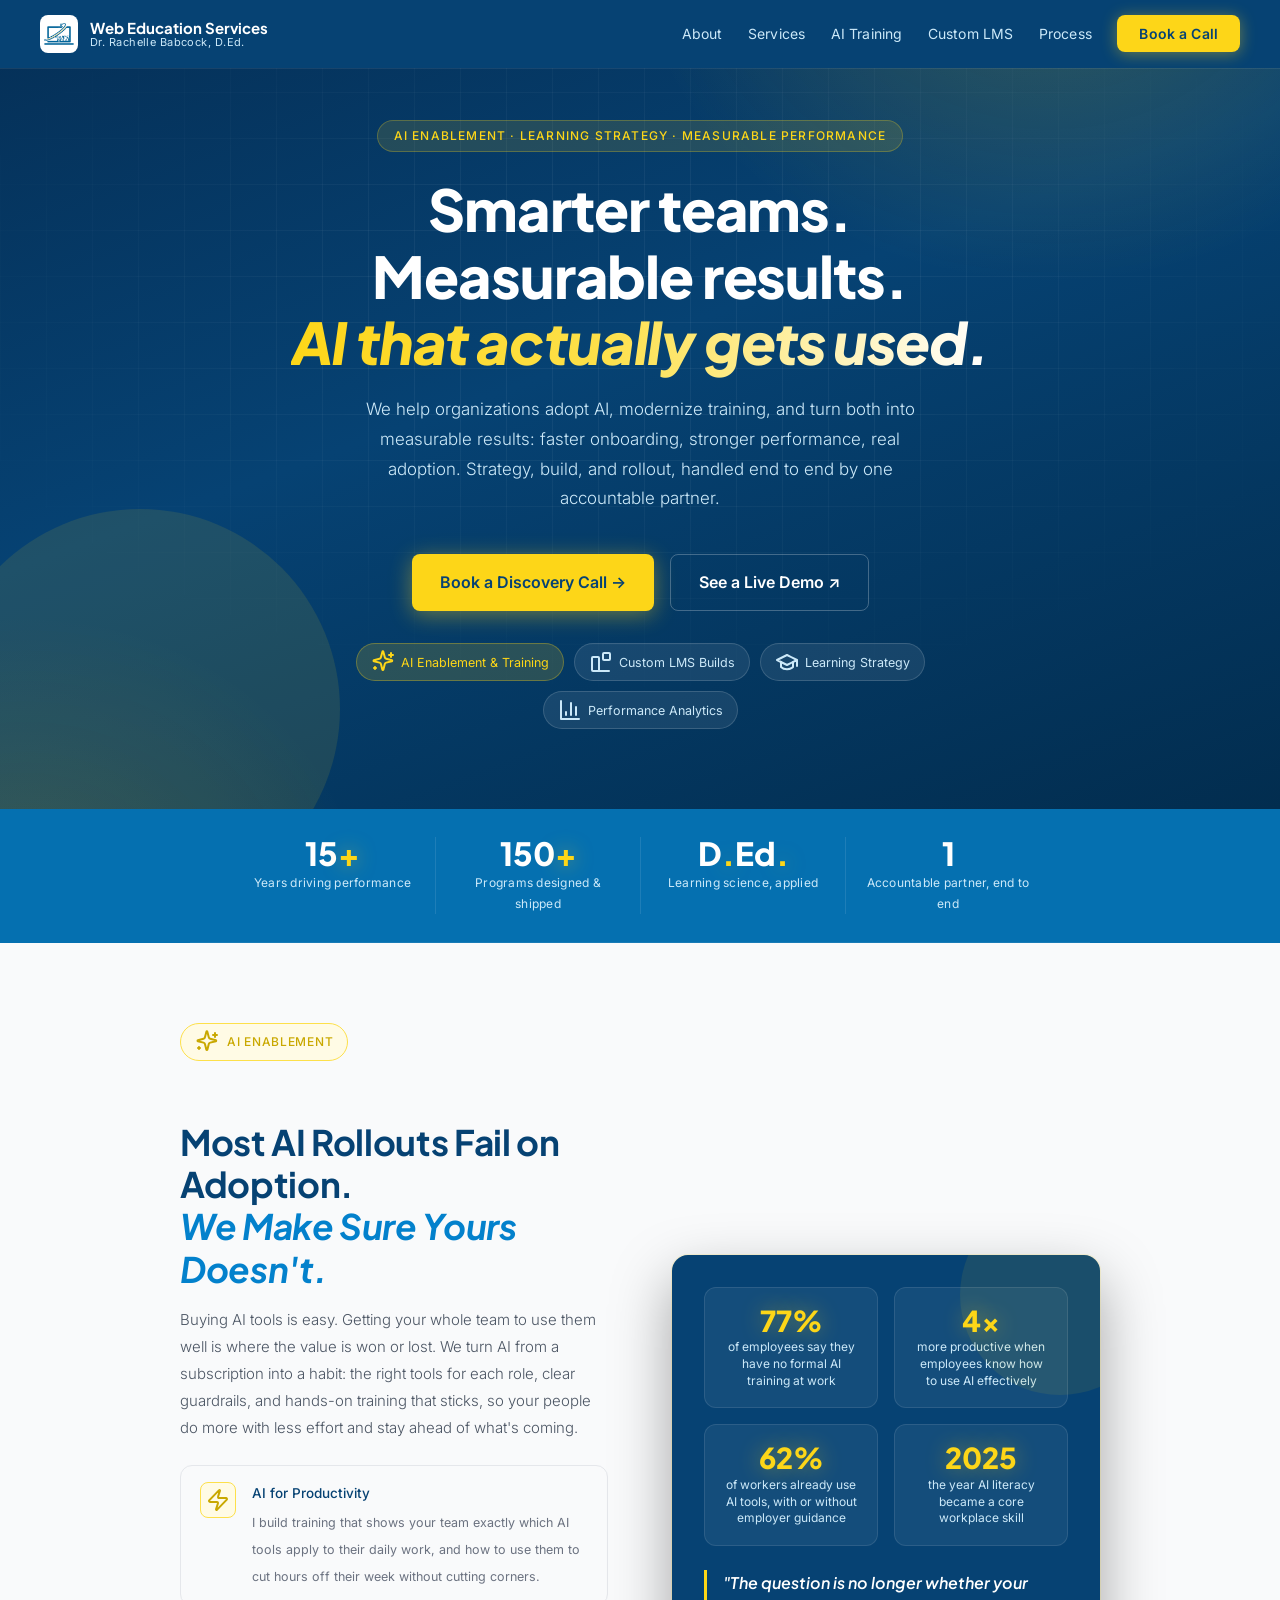
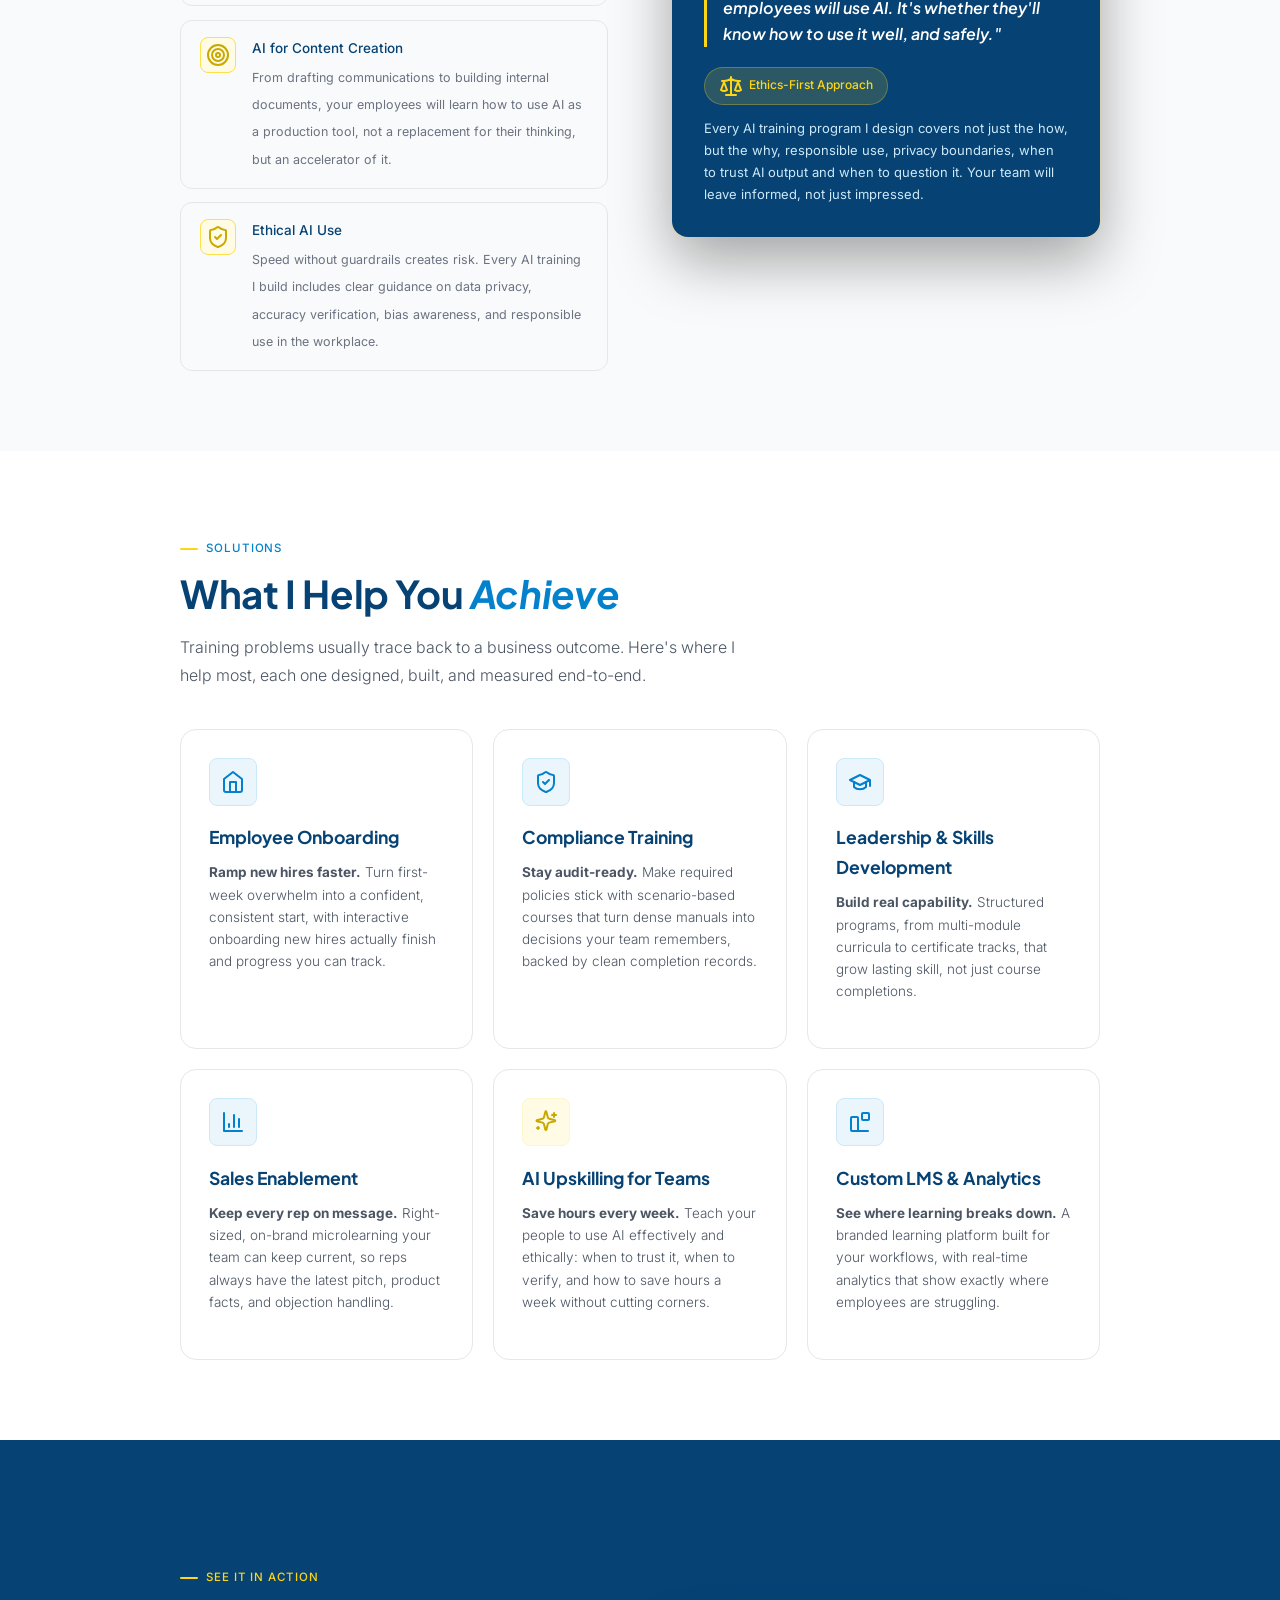
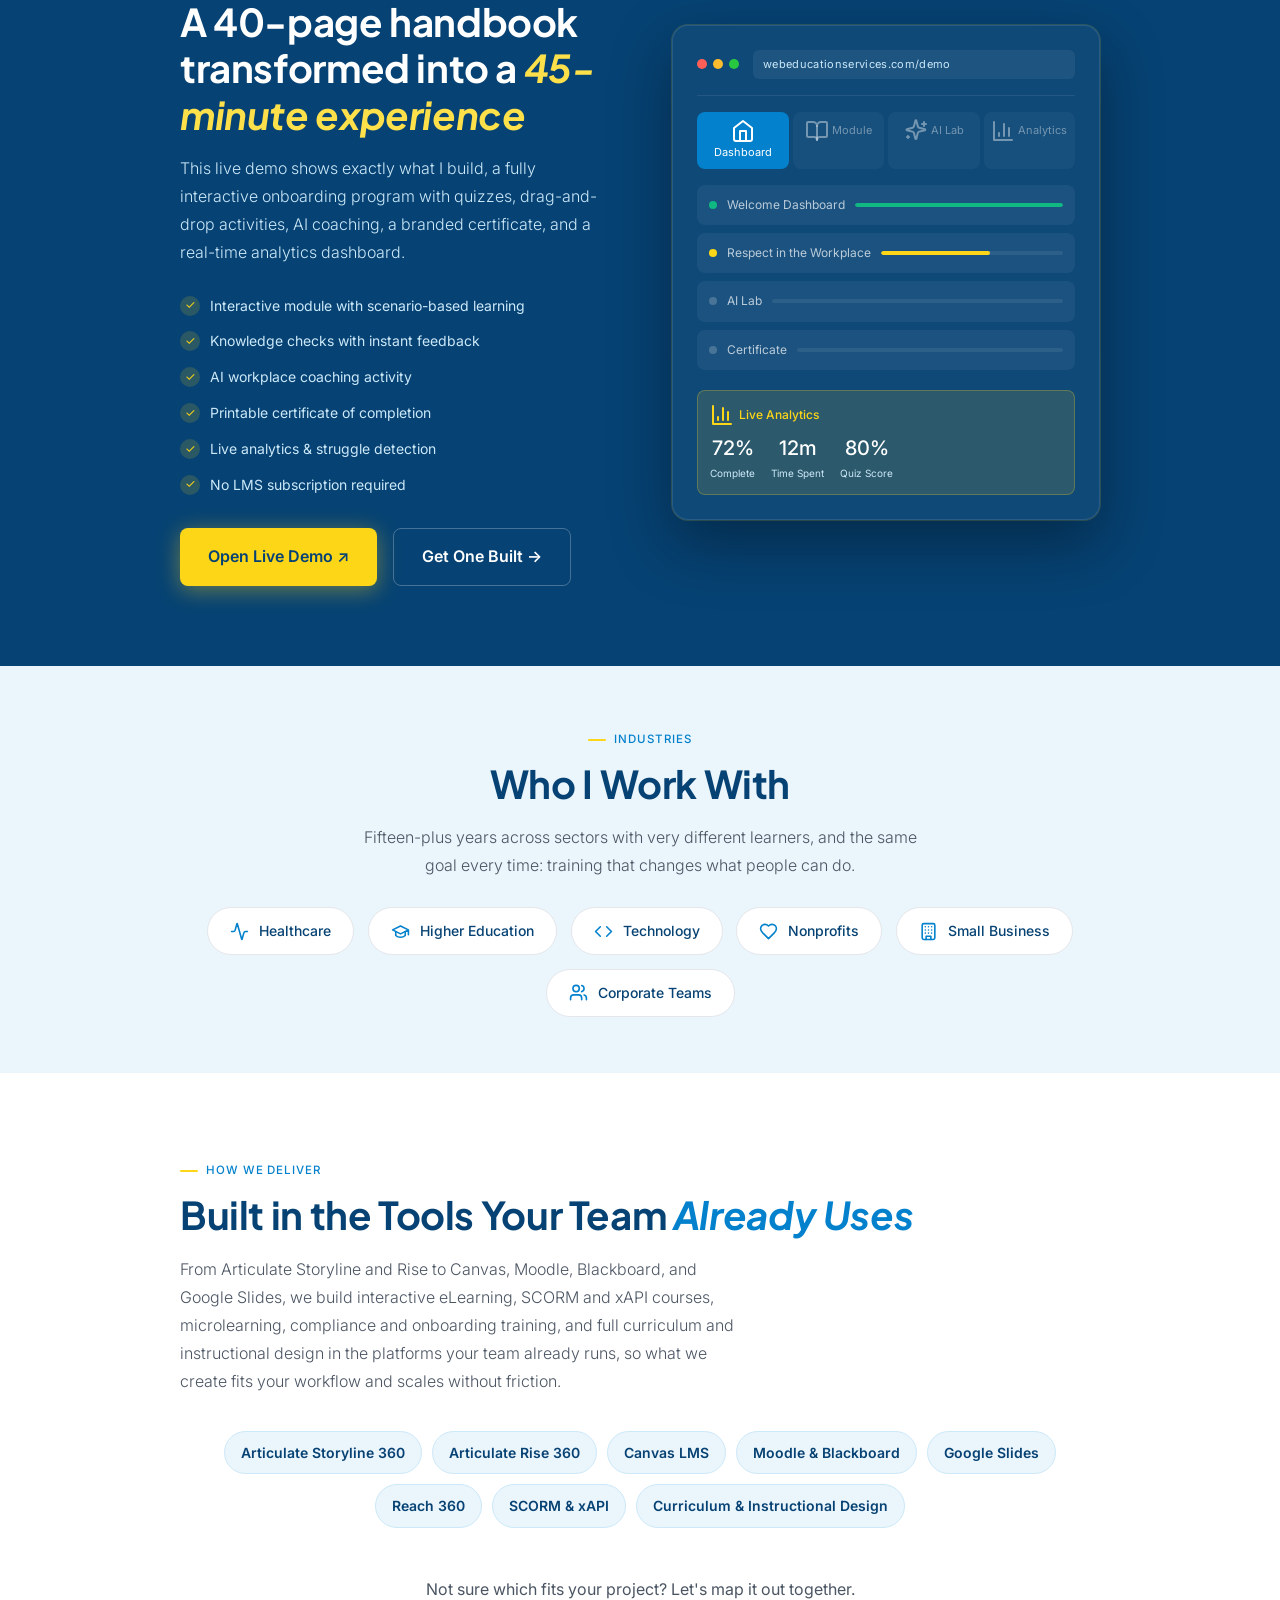
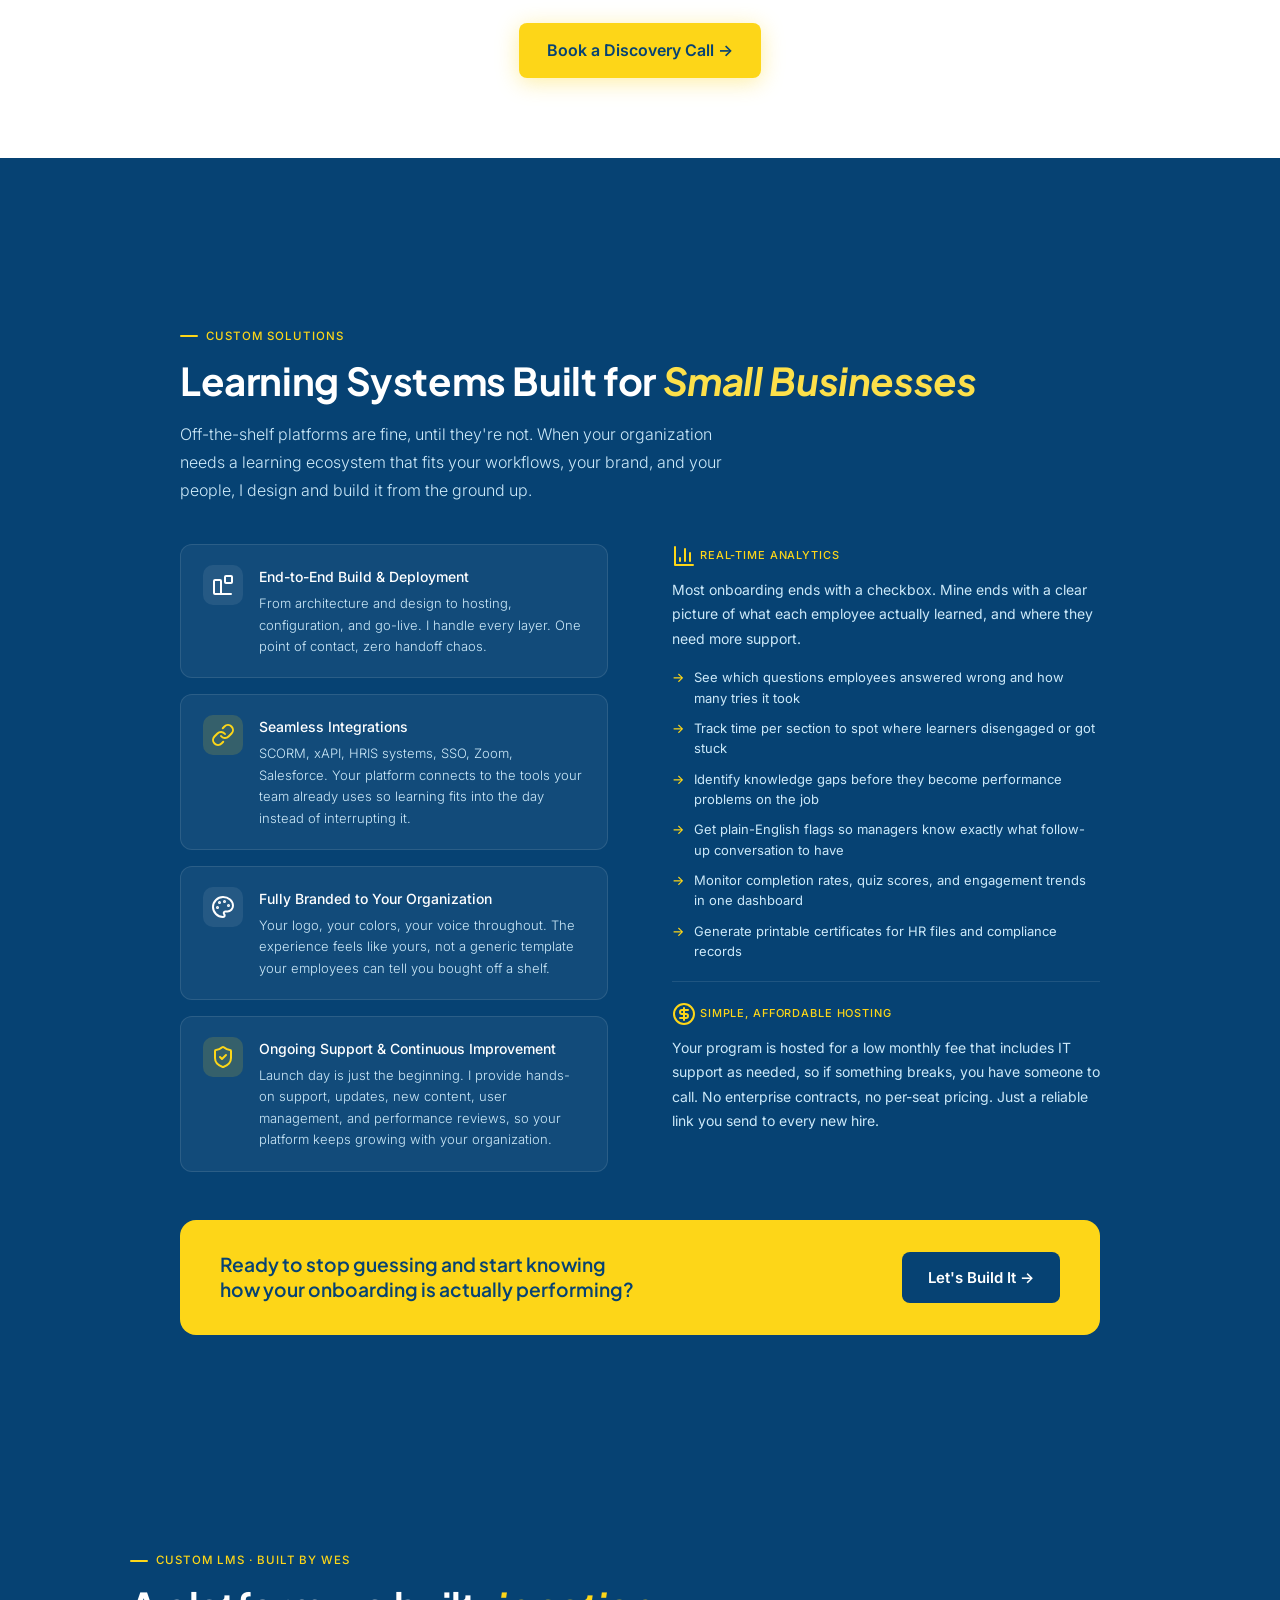
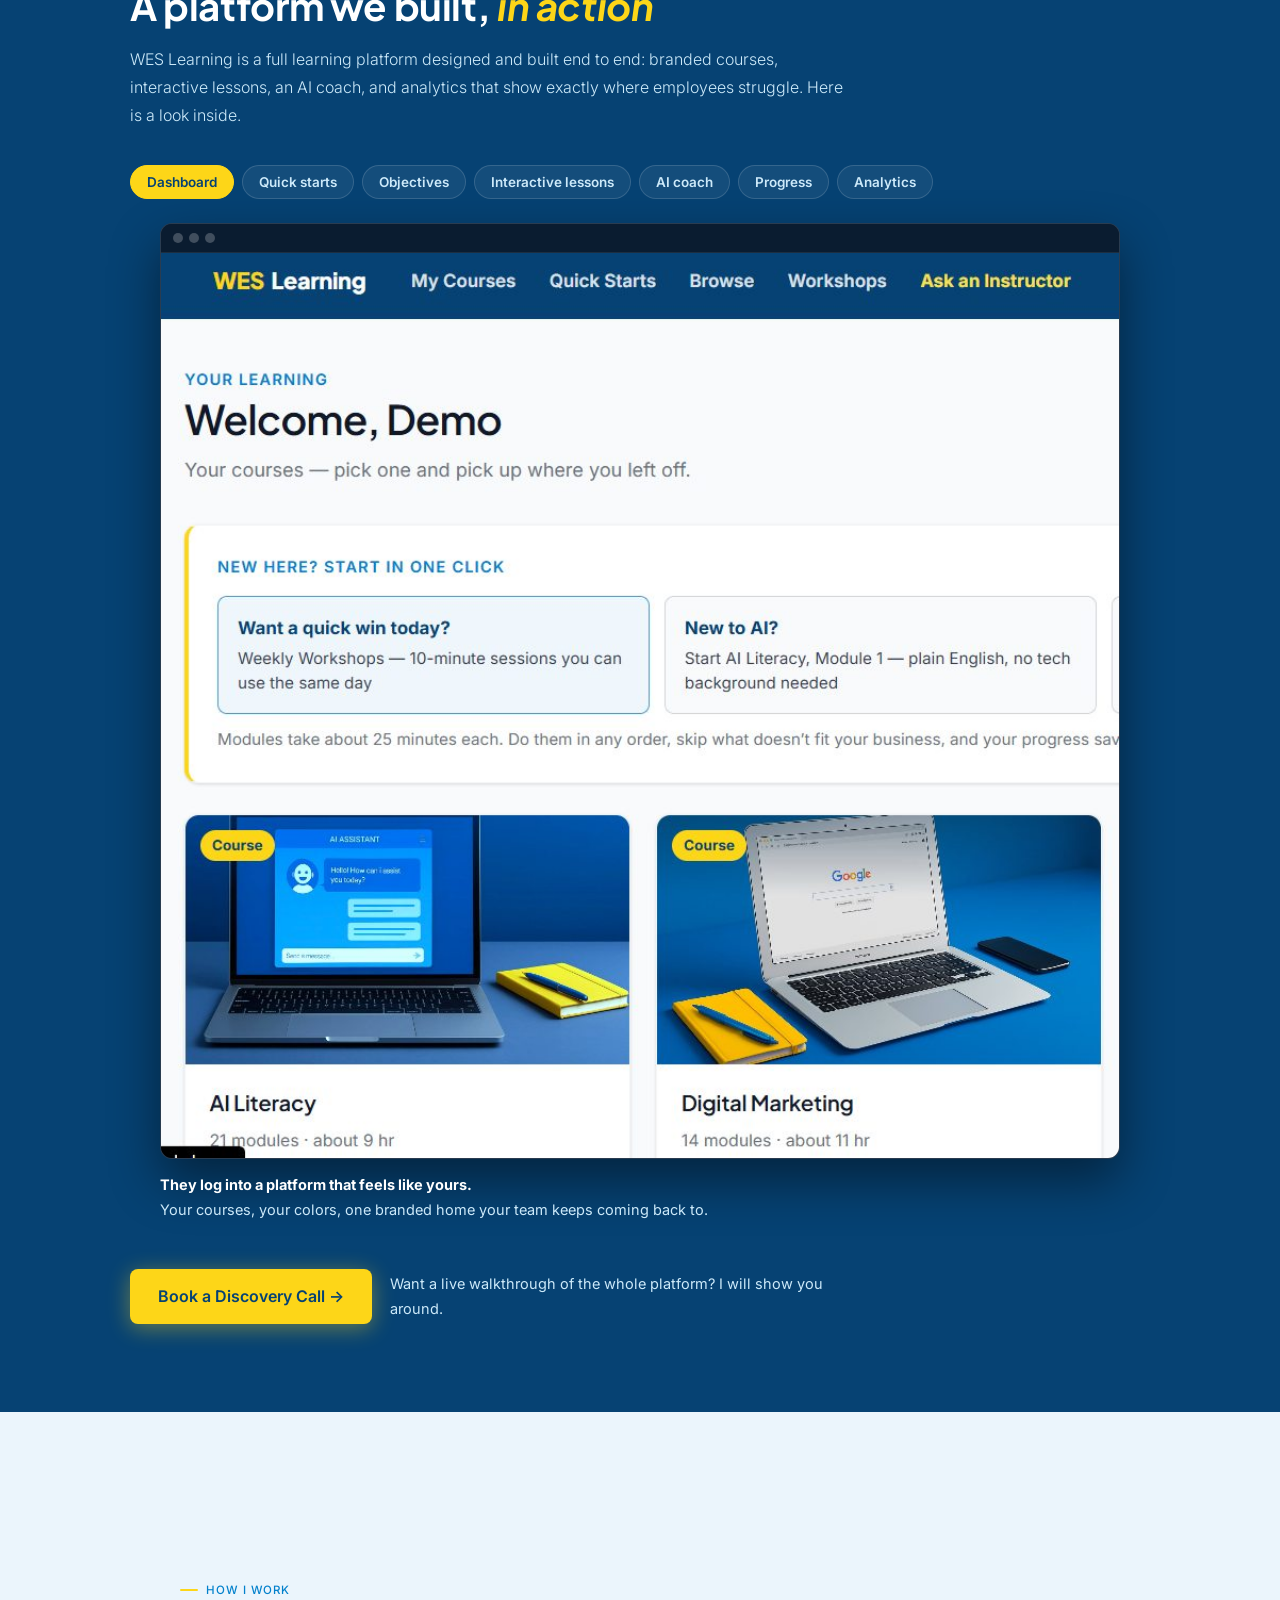
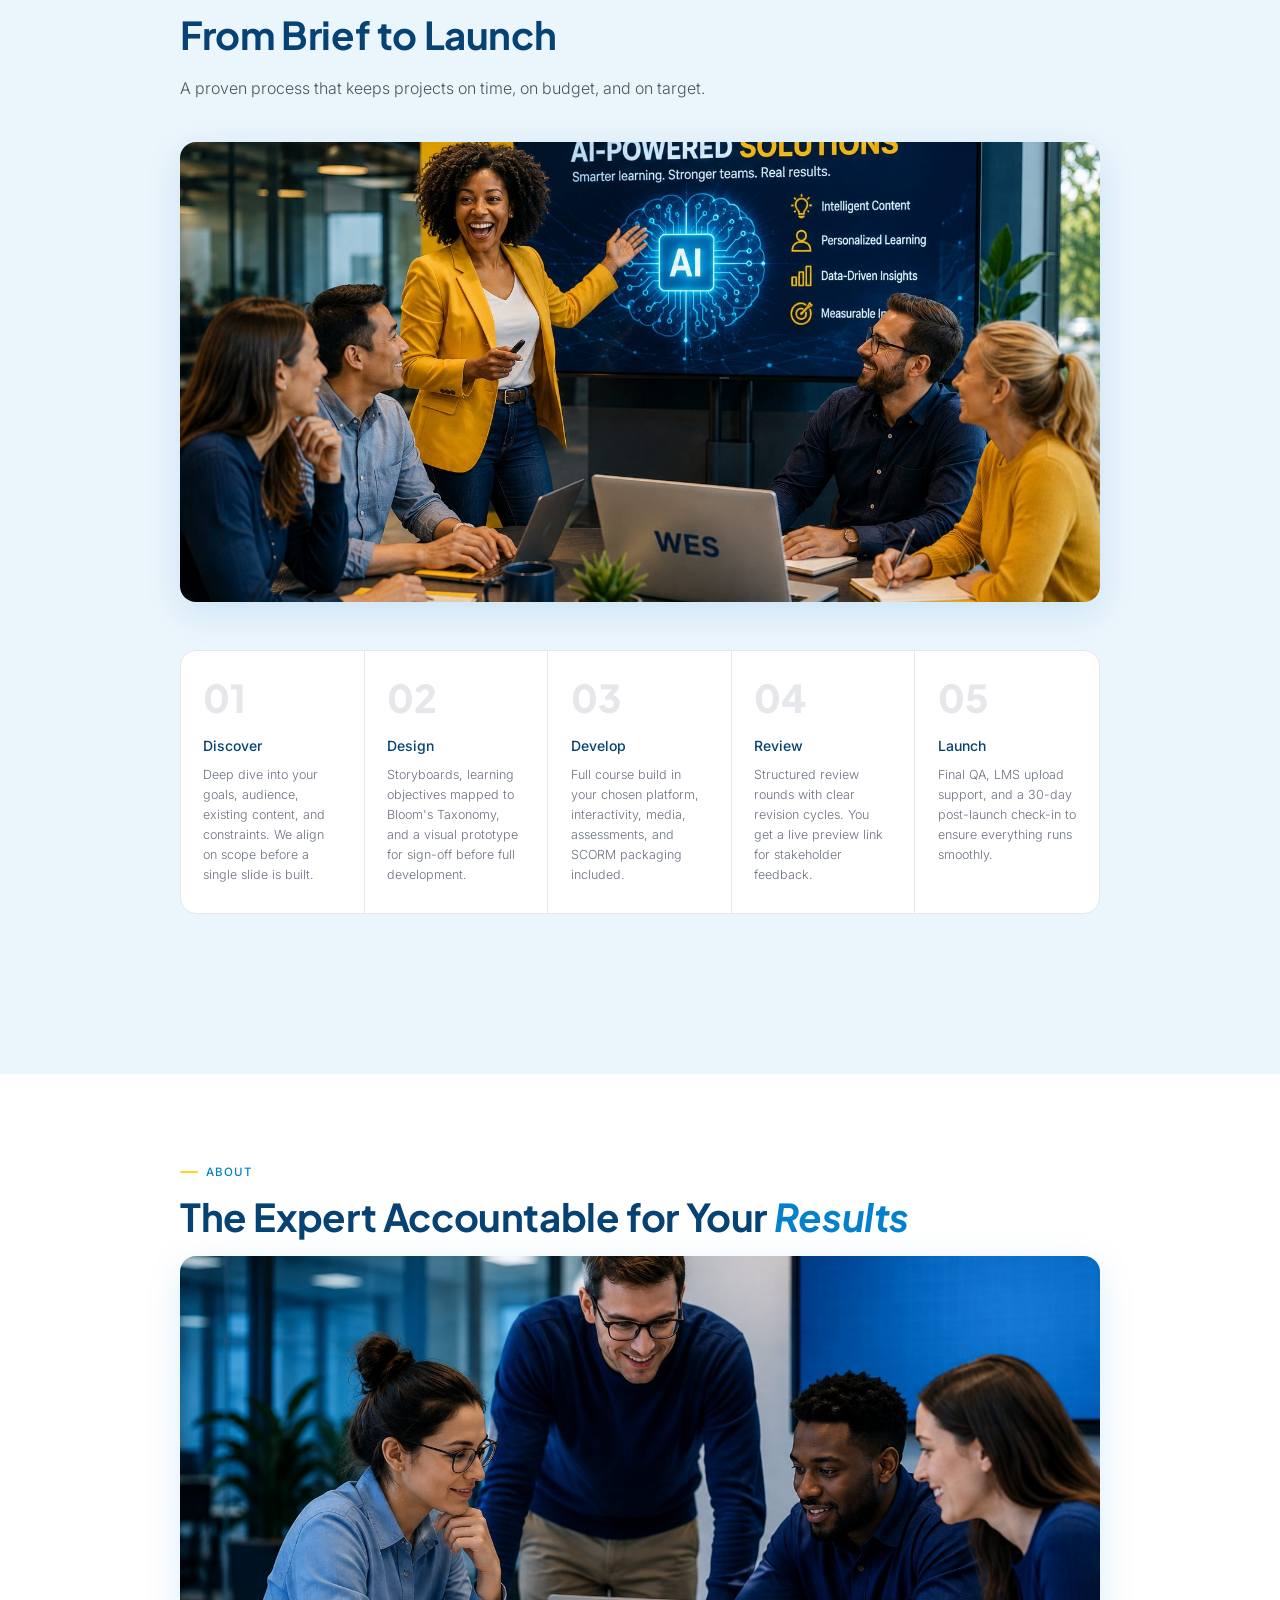
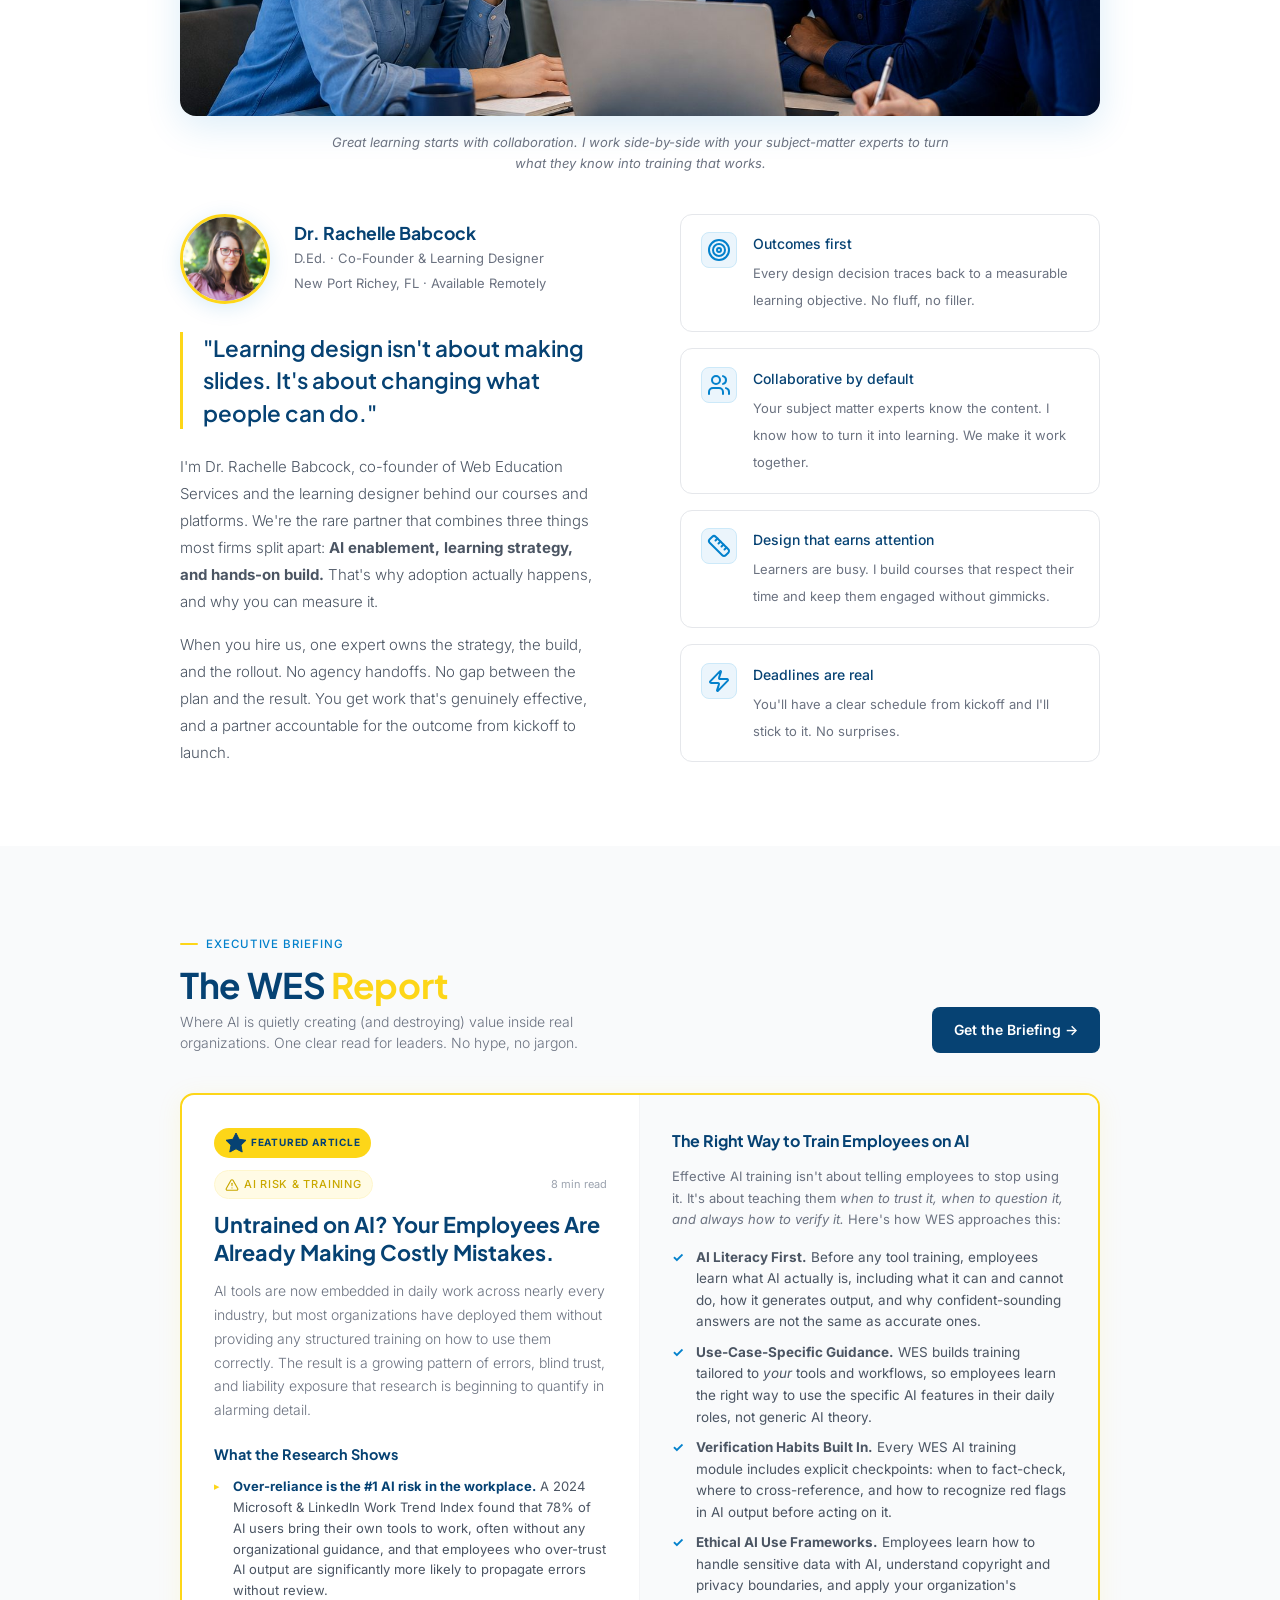
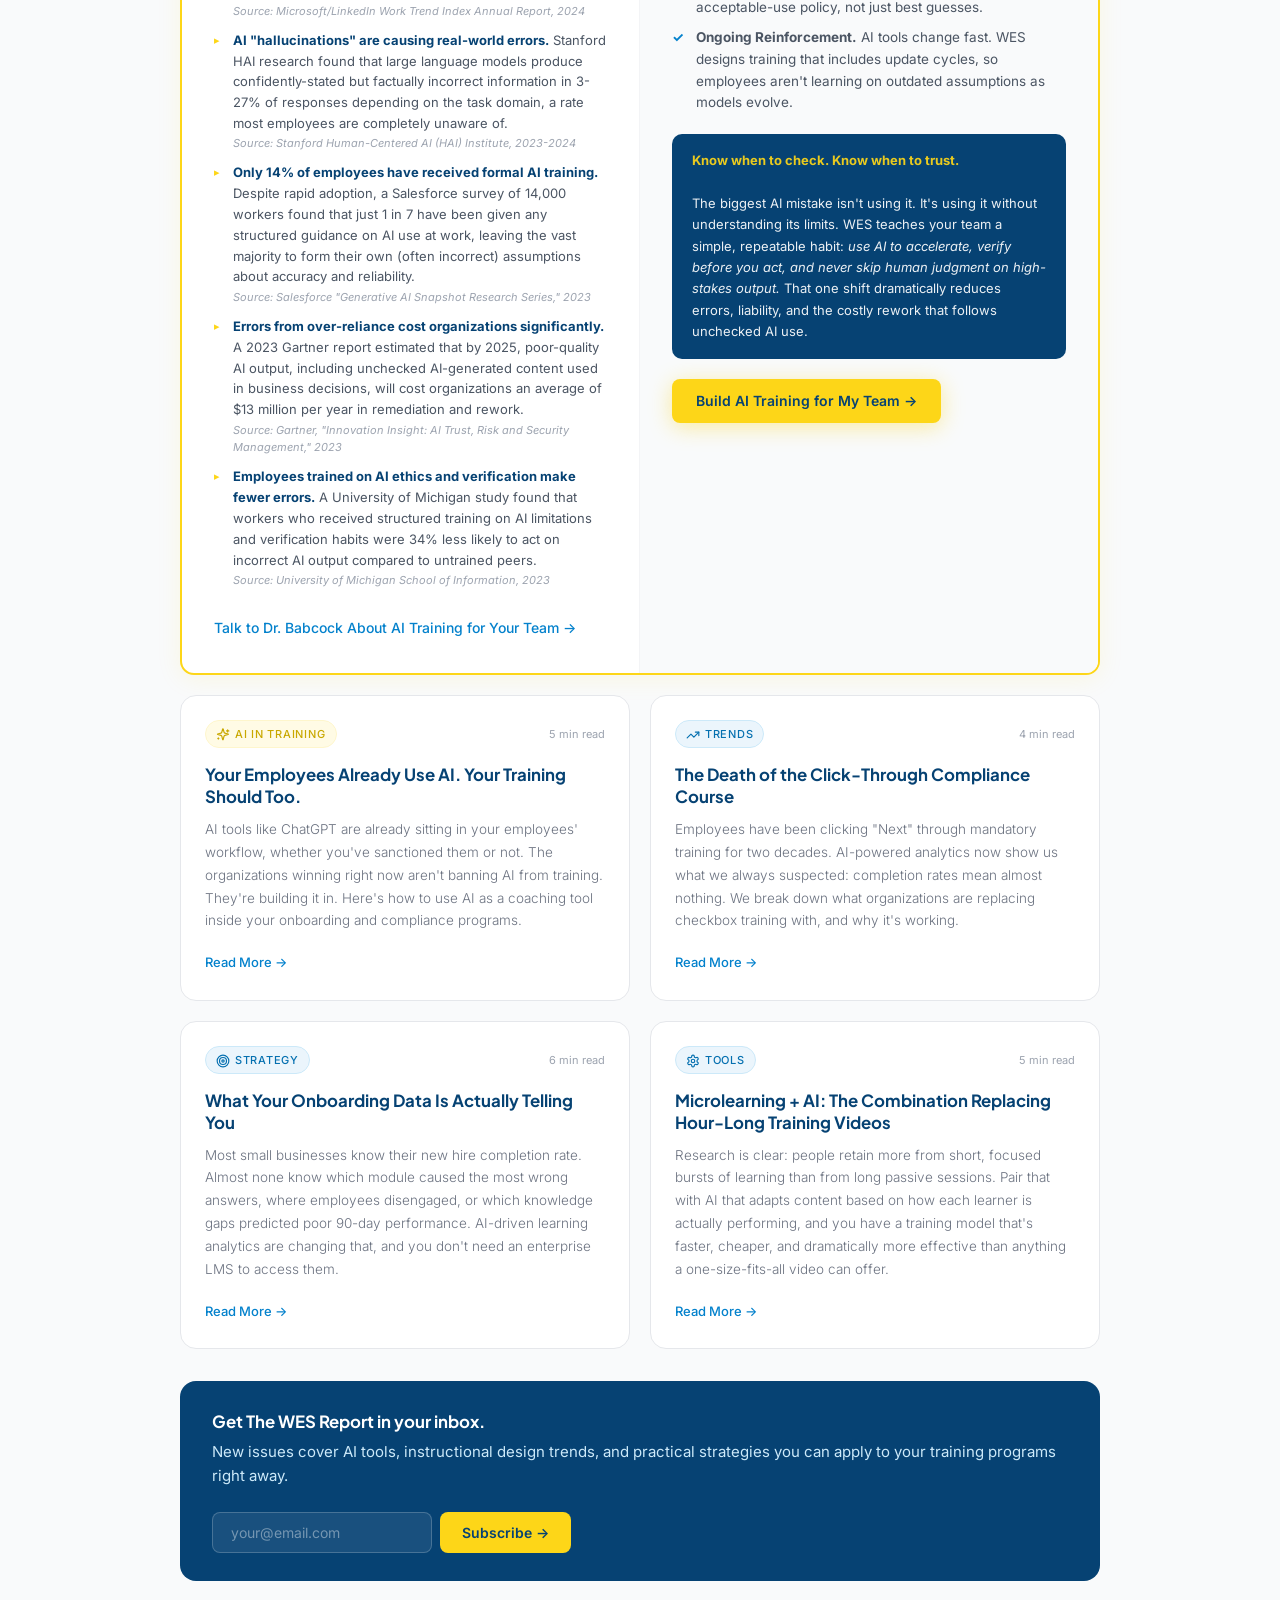
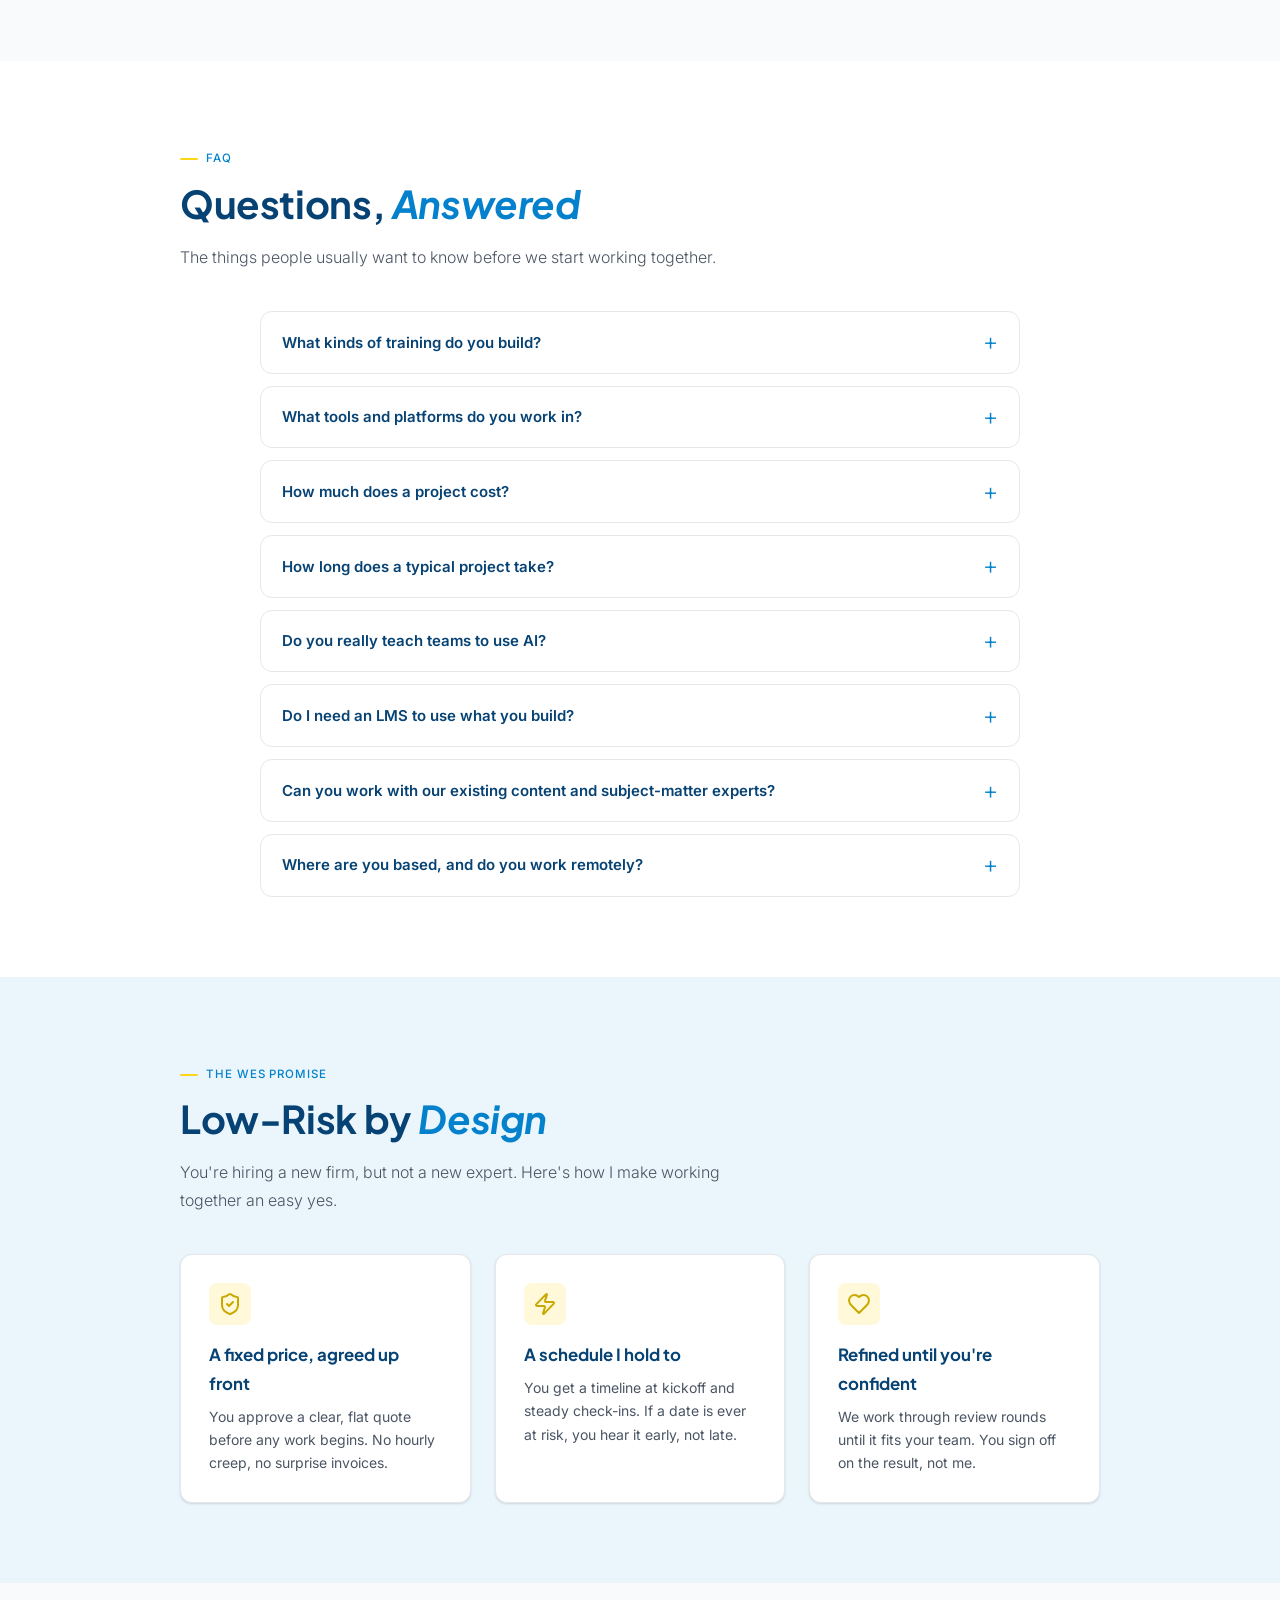
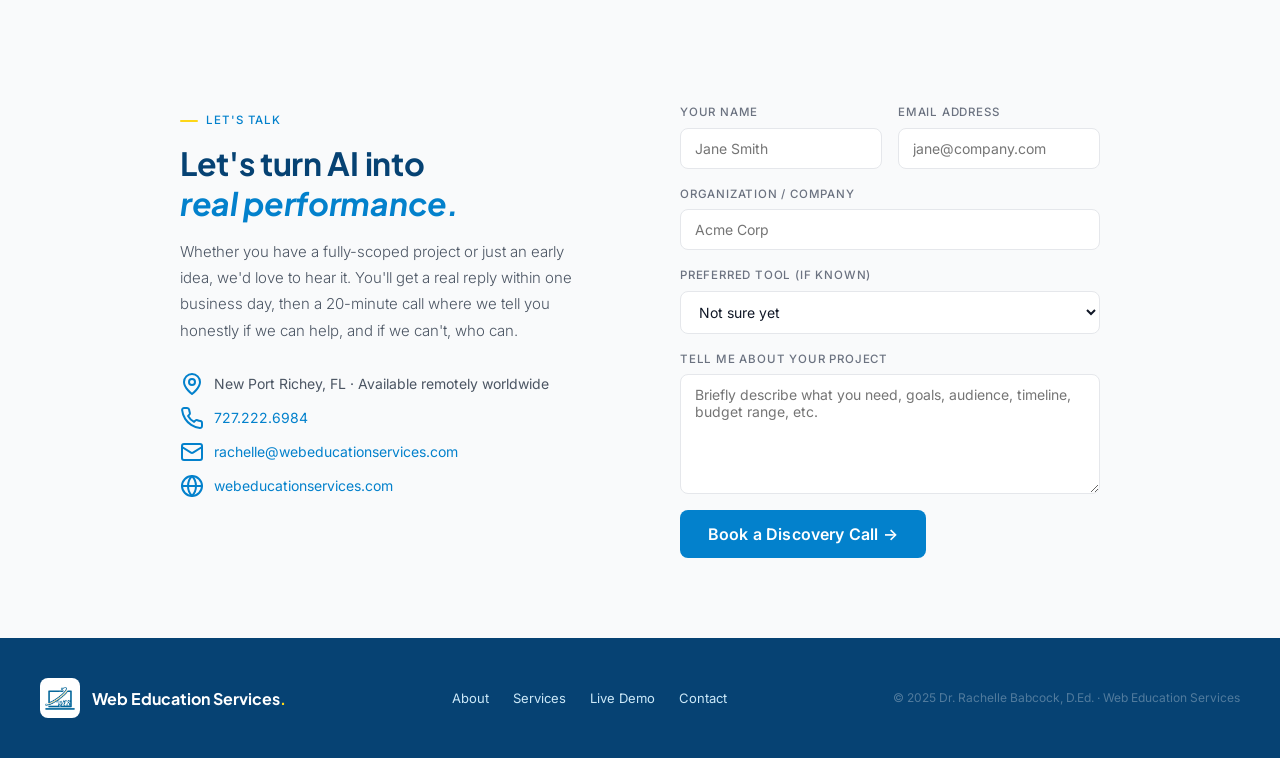
<file: index.html>
<!DOCTYPE html>
<html lang="en">
<head>
<meta charset="UTF-8" />
<meta name="viewport" content="width=device-width, initial-scale=1.0" />
<title>Web Education Services — Dr. Rachelle Babcock</title>
<link rel="canonical" href="Websites/webeducationservices/index.html" />
<meta http-equiv="refresh" content="0; url=Websites/webeducationservices/index.html" />
<script>window.location.replace("Websites/webeducationservices/index.html");</script>
</head>
<body>
<p>Redirecting to <a href="Websites/webeducationservices/index.html">Web Education Services</a>…</p>
</body>
</html>
</file>
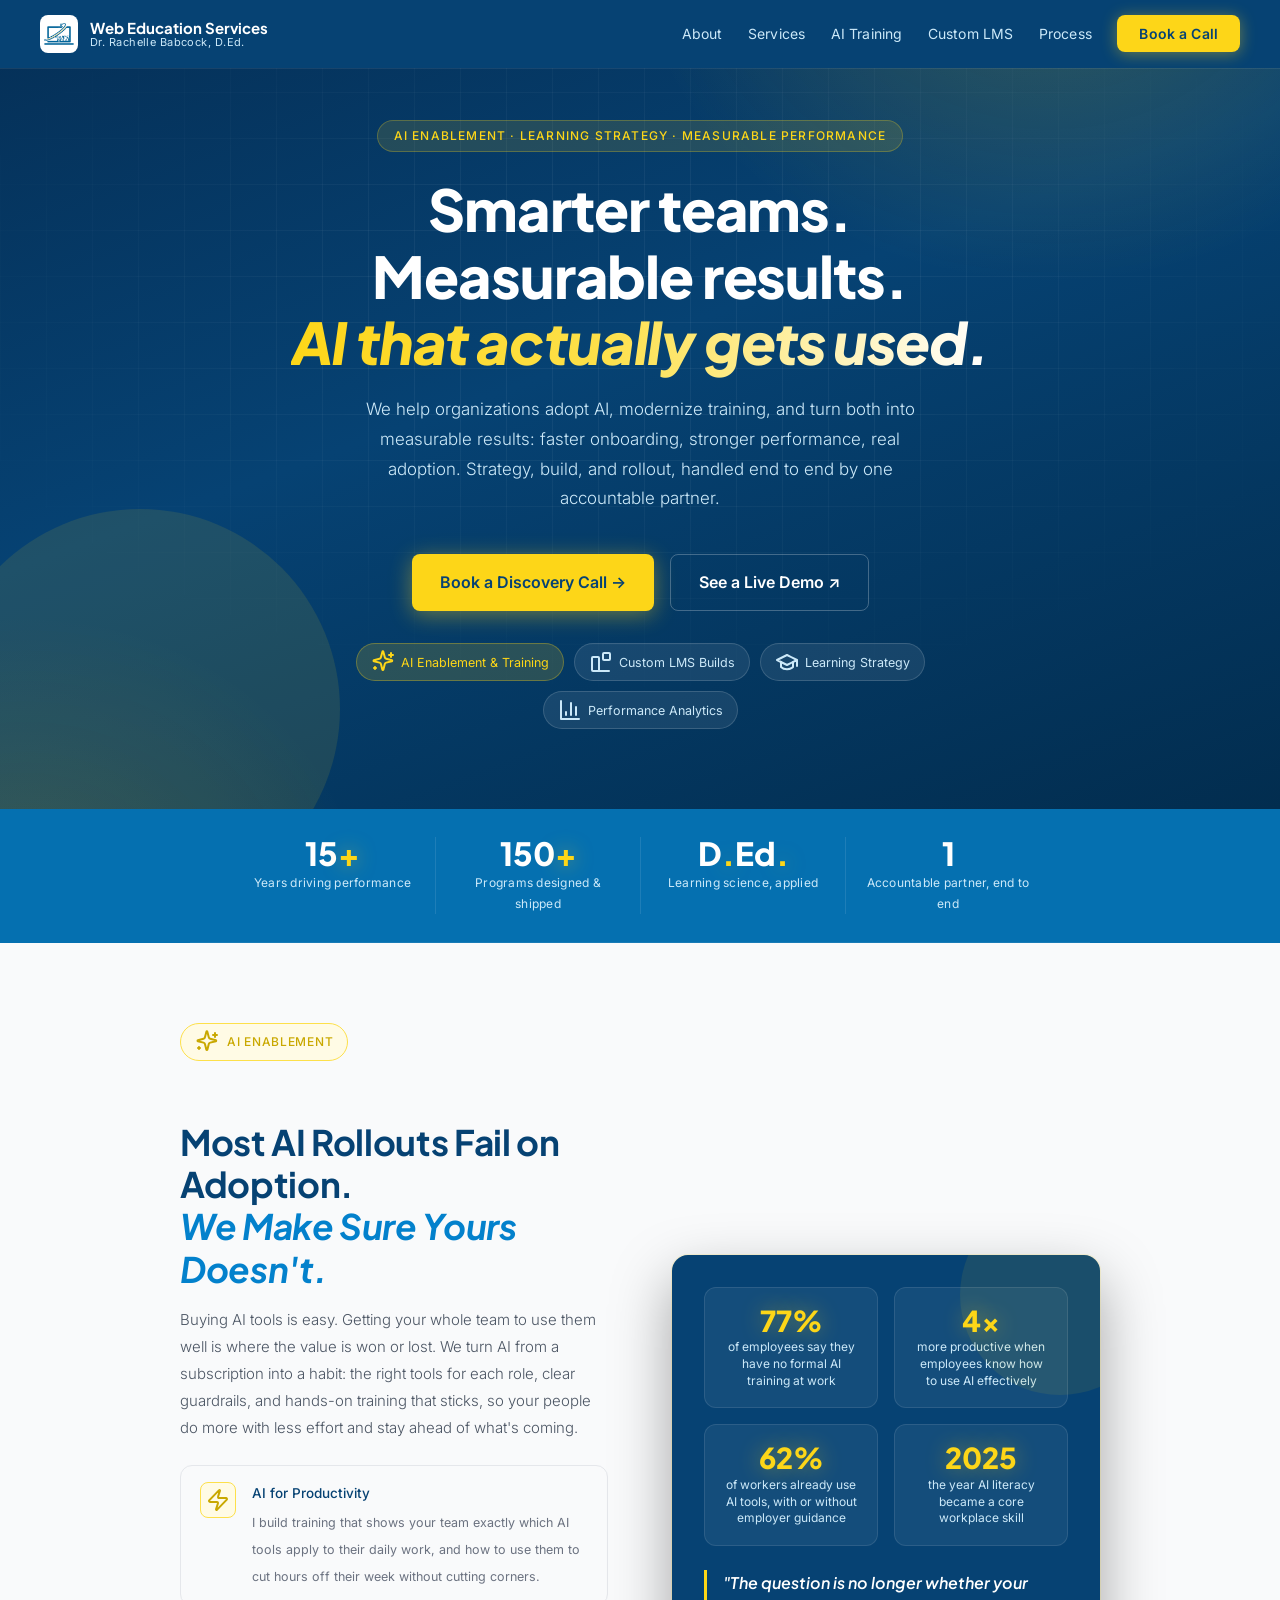
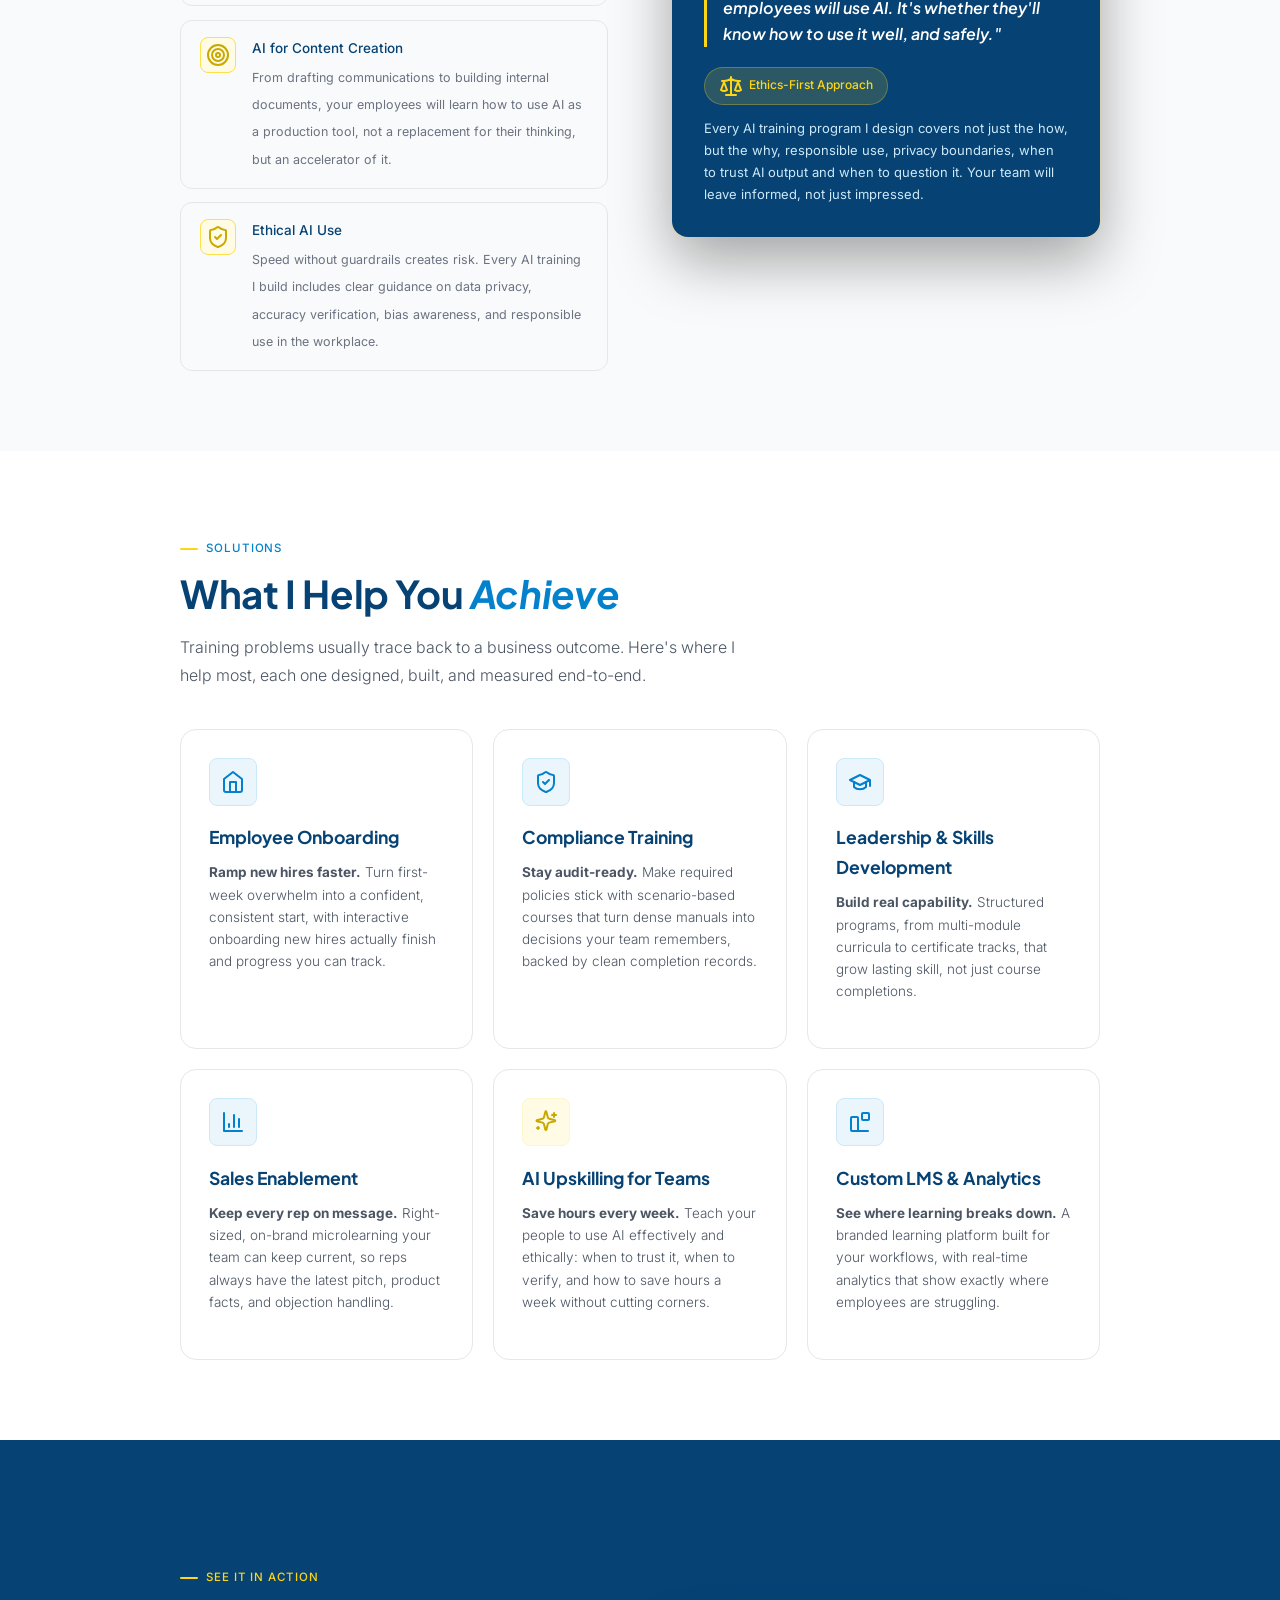
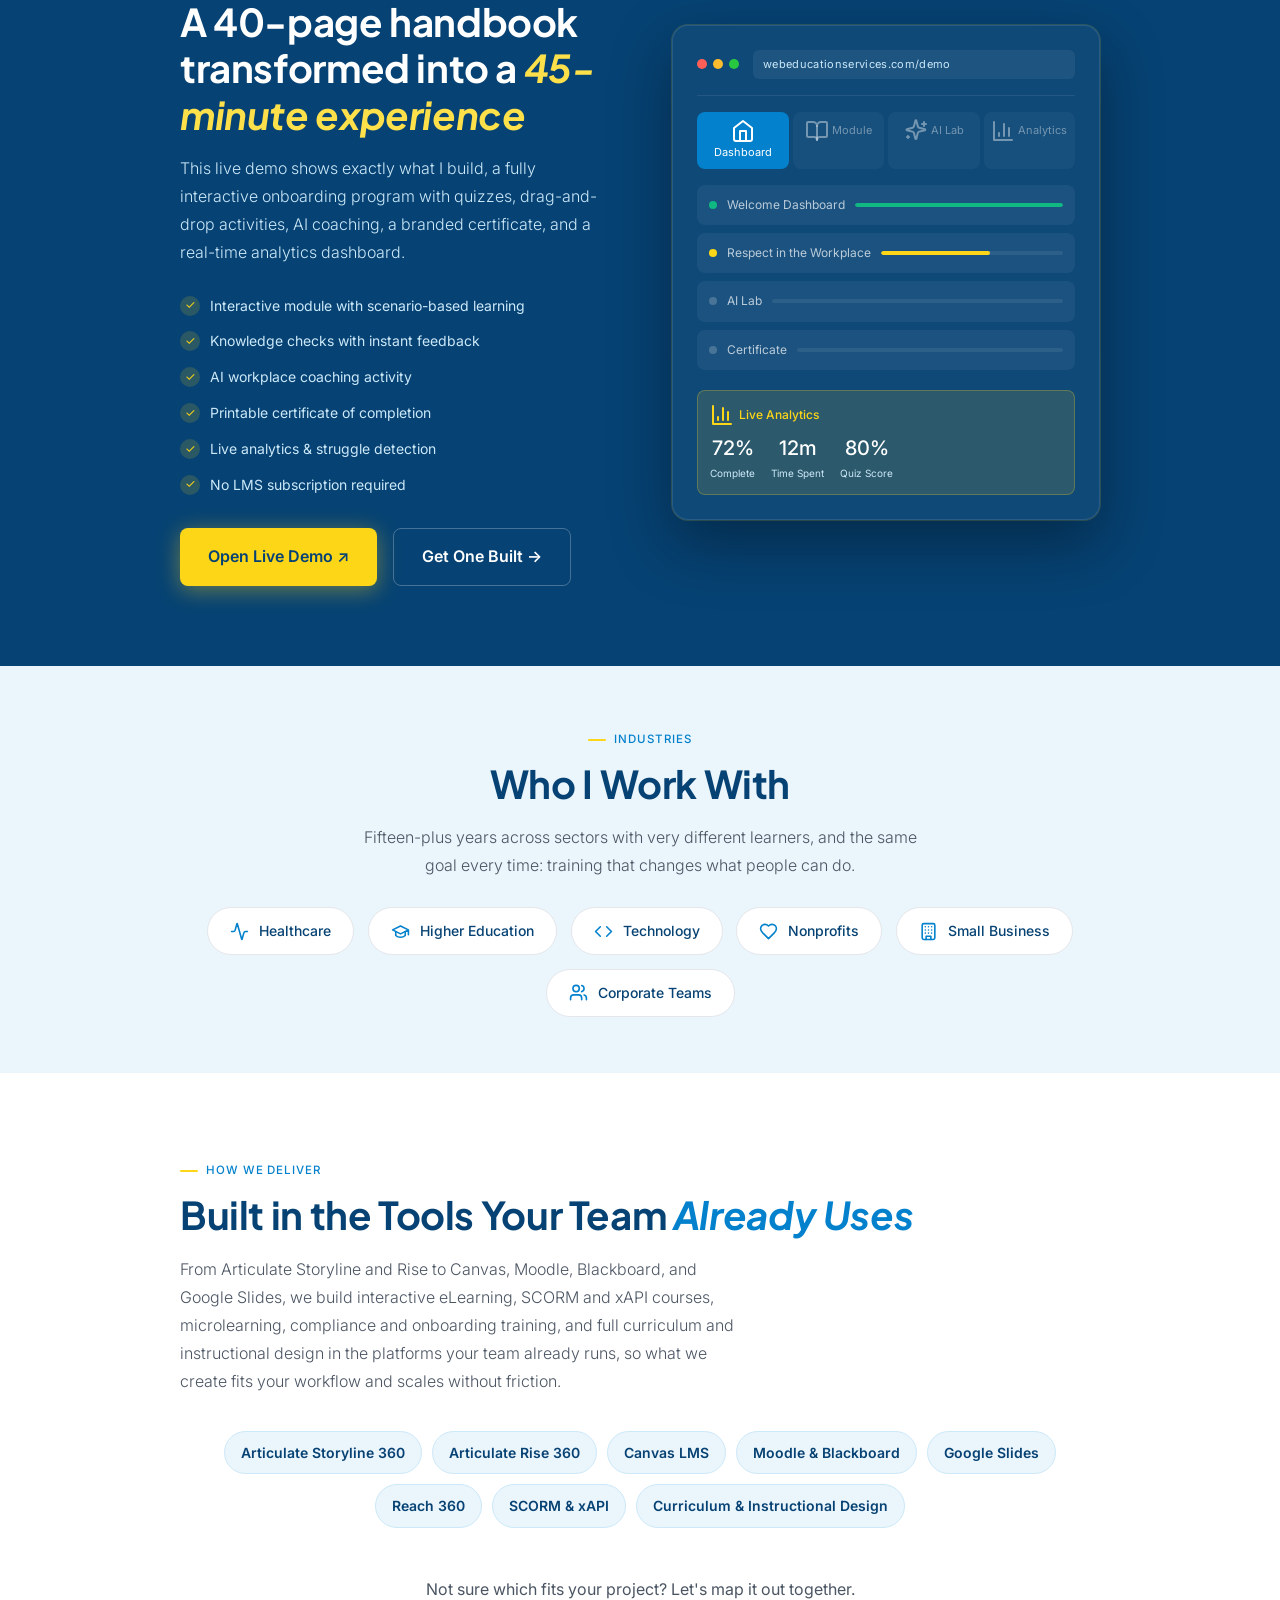
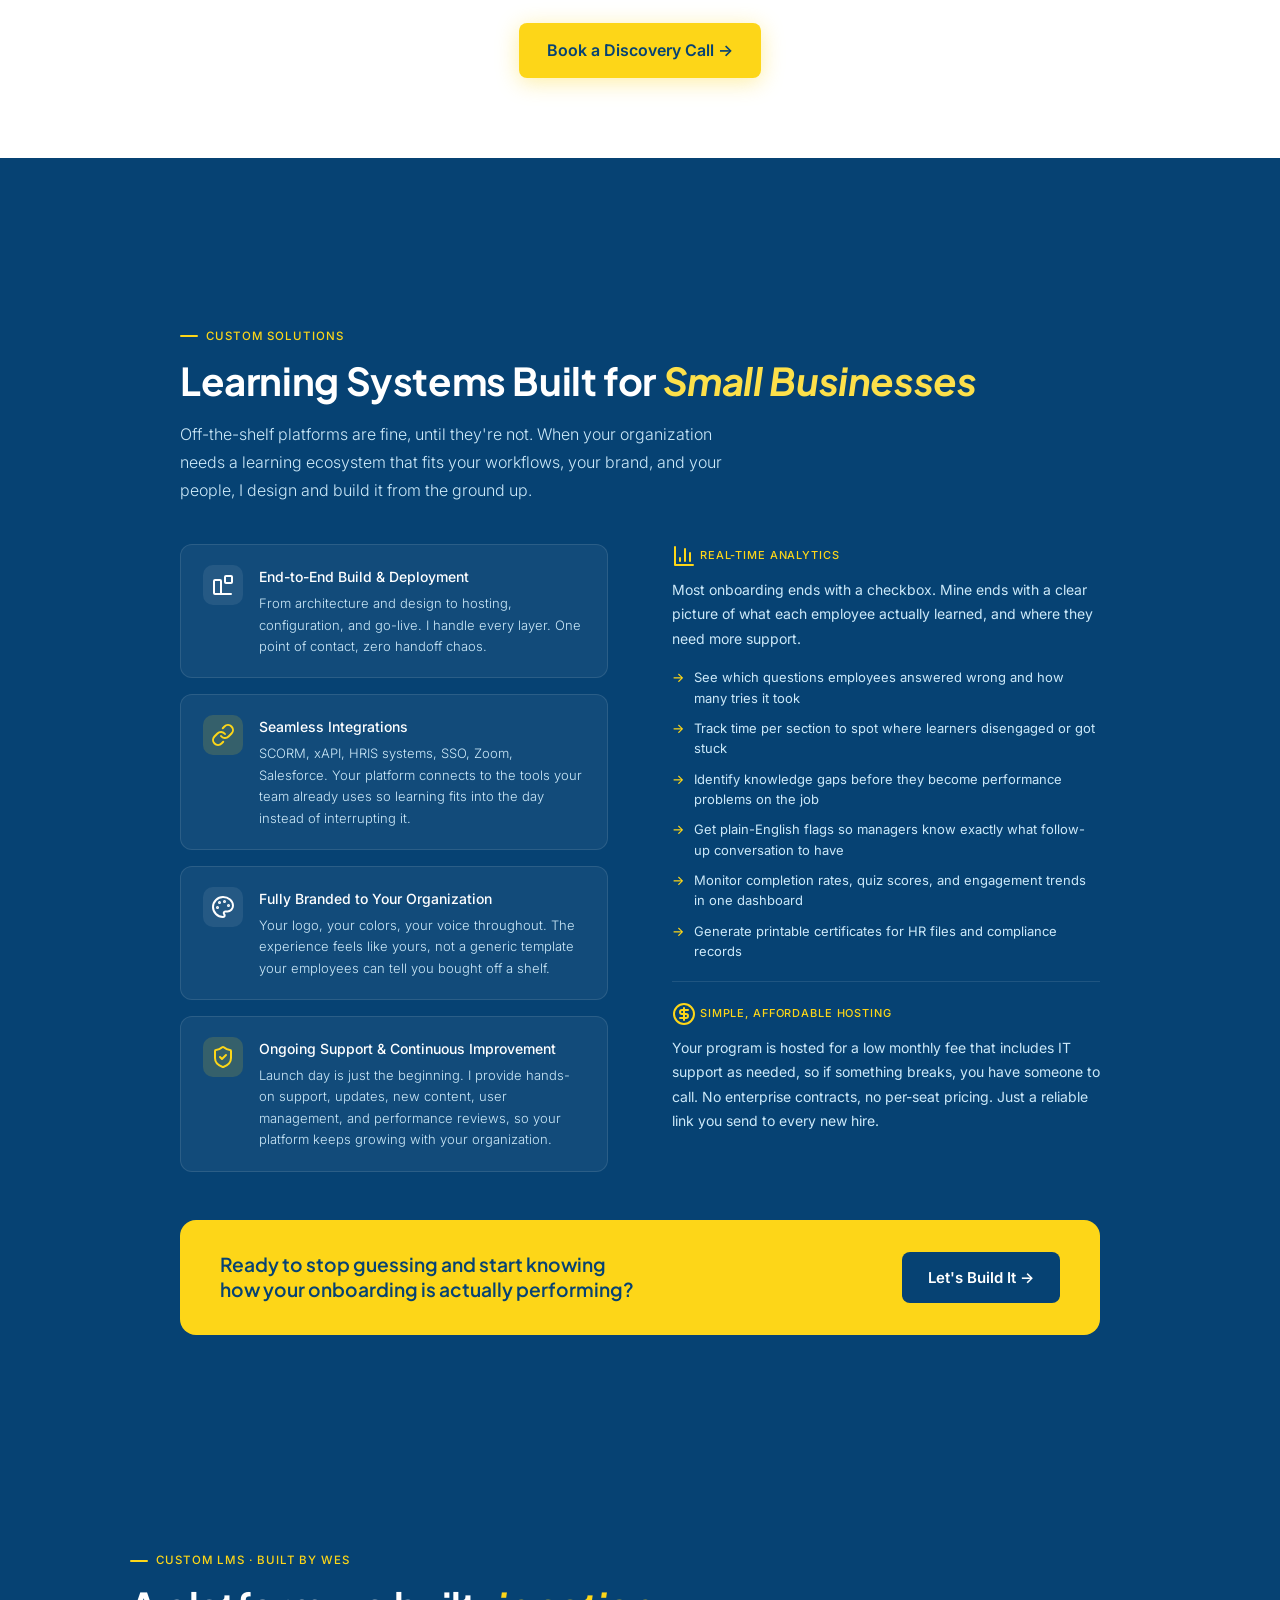
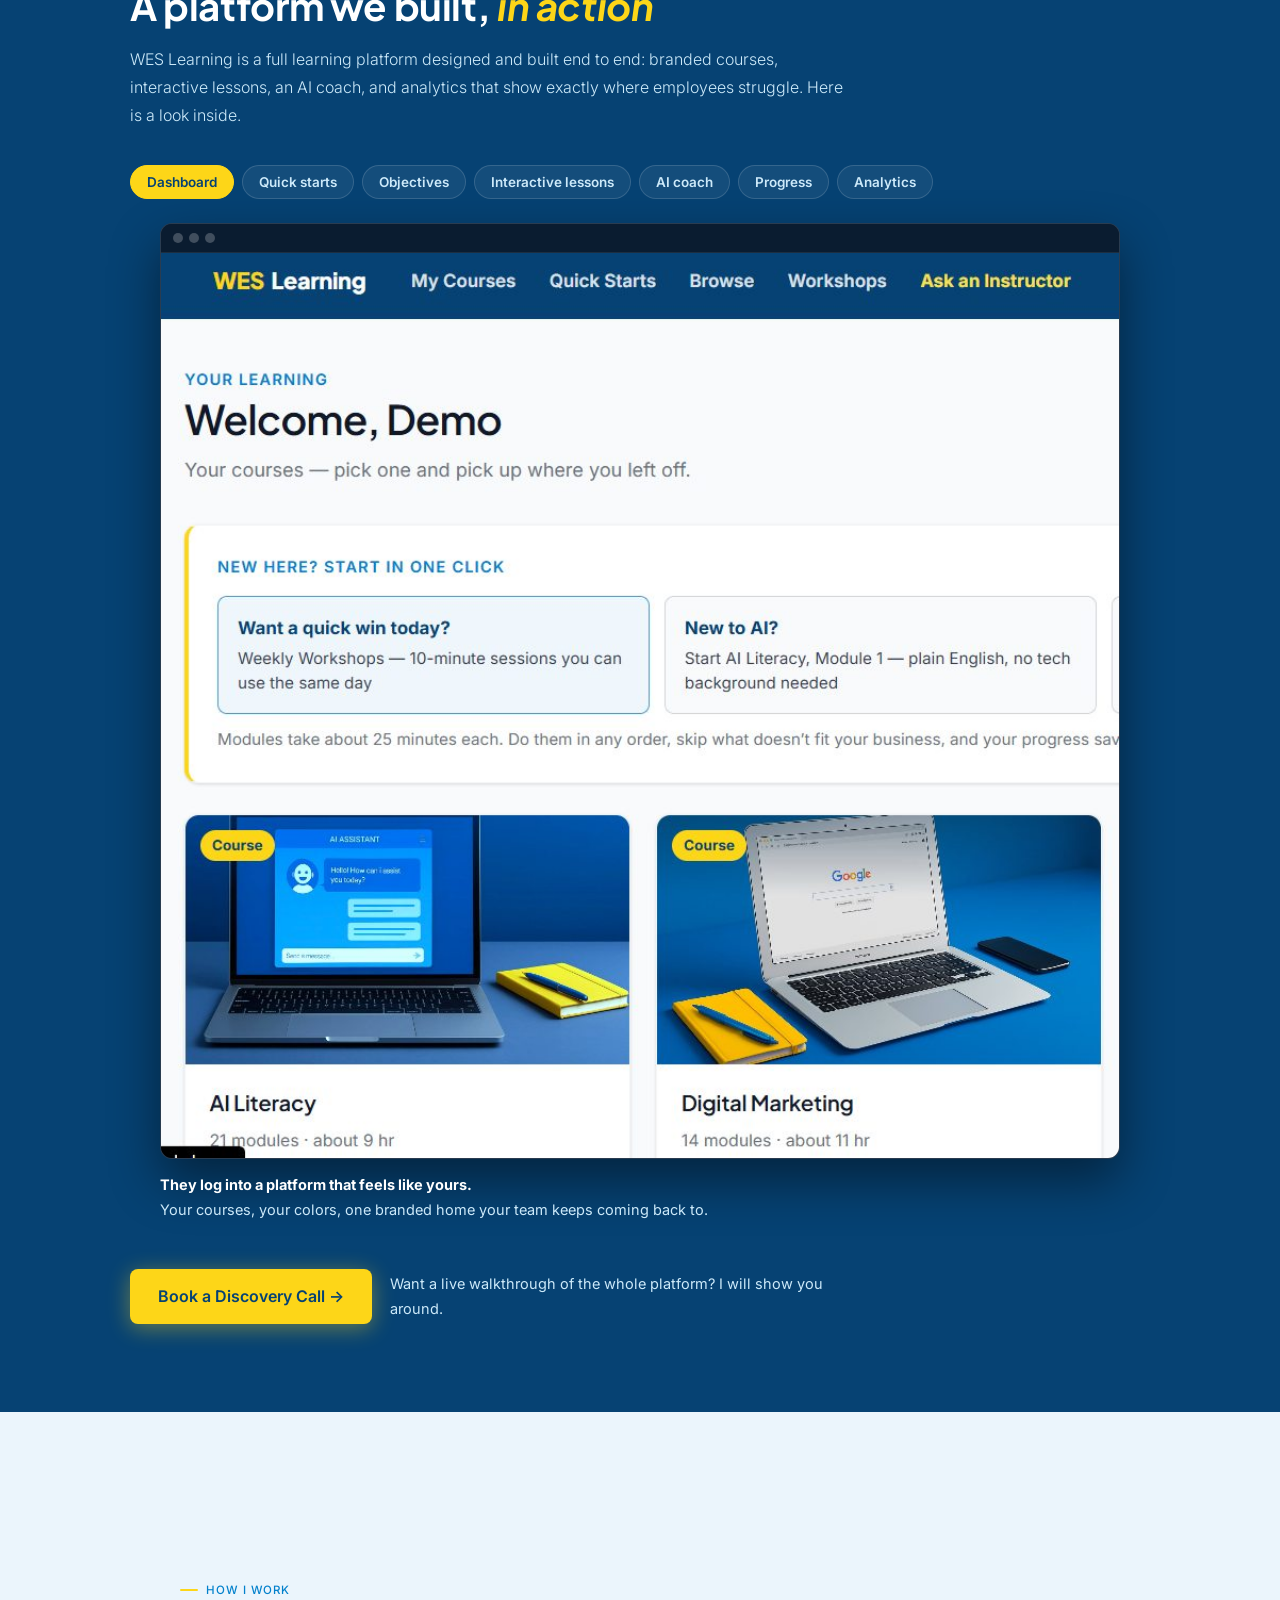
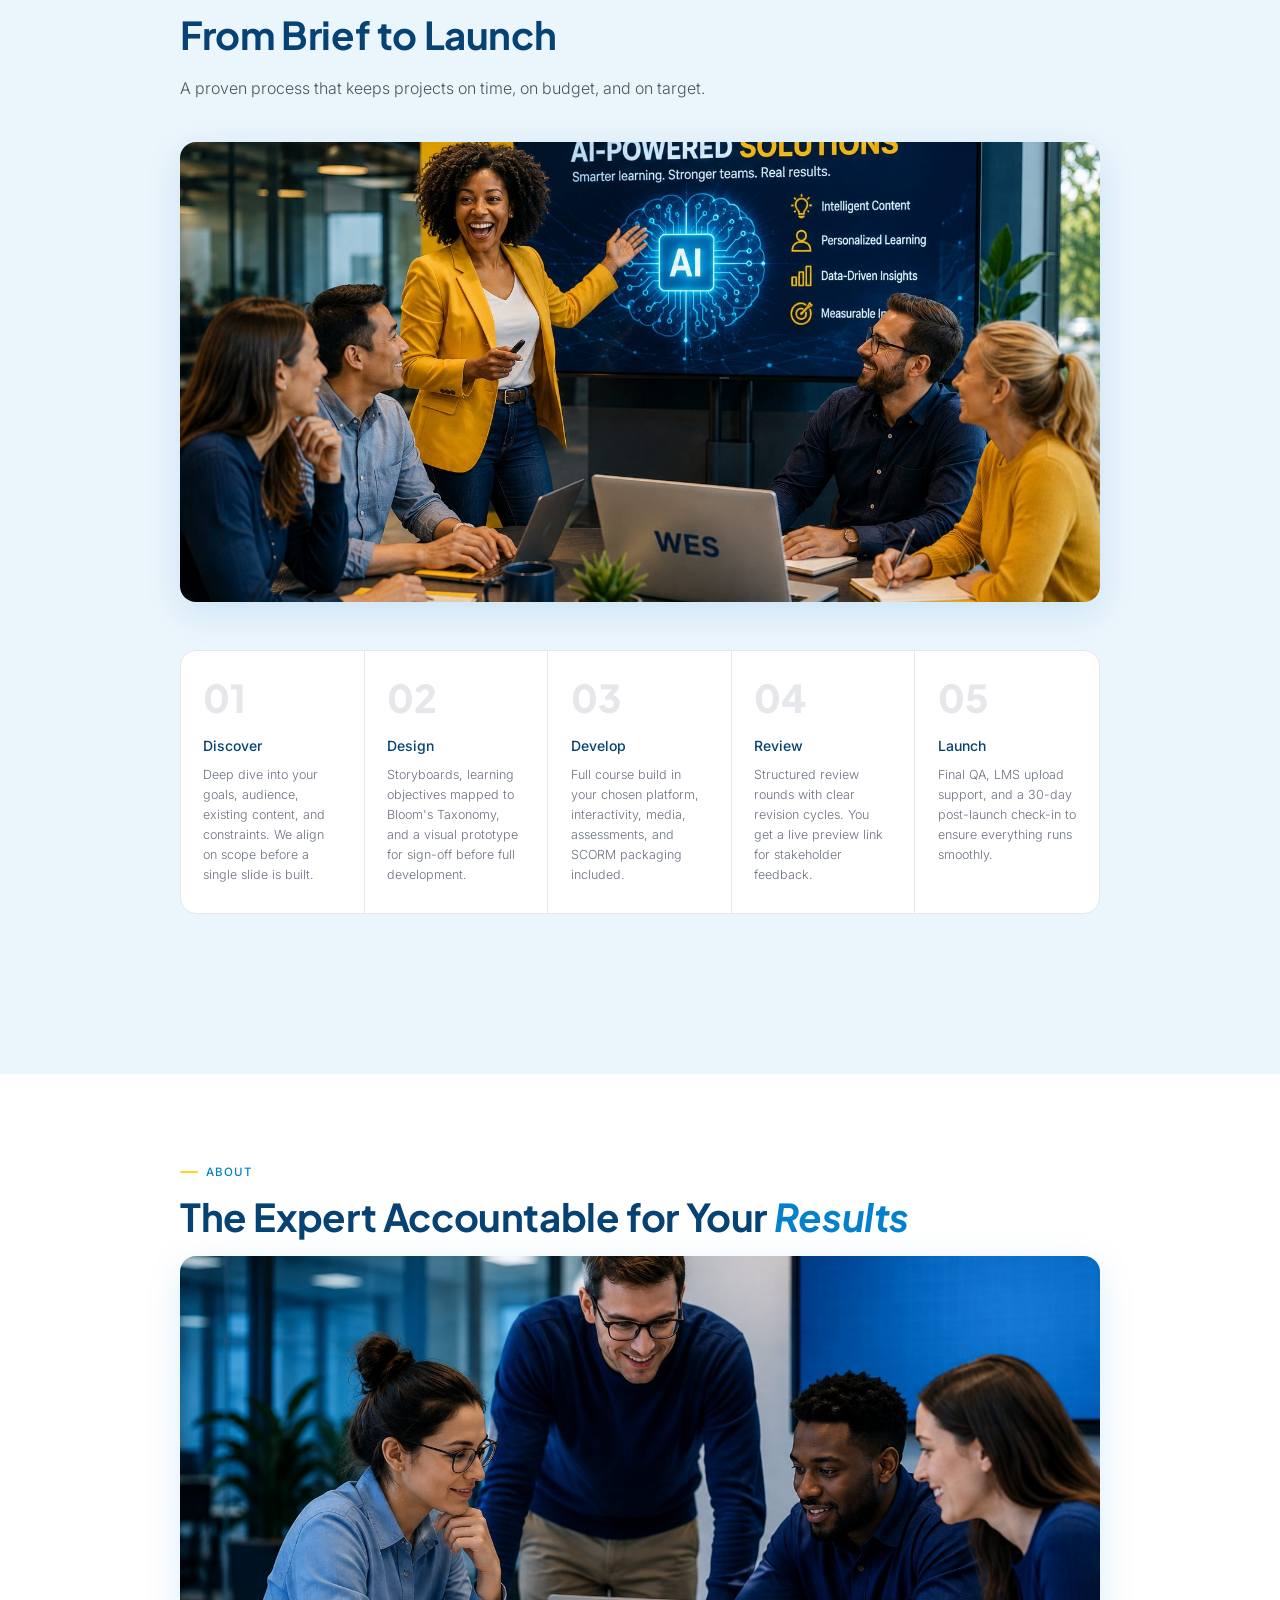
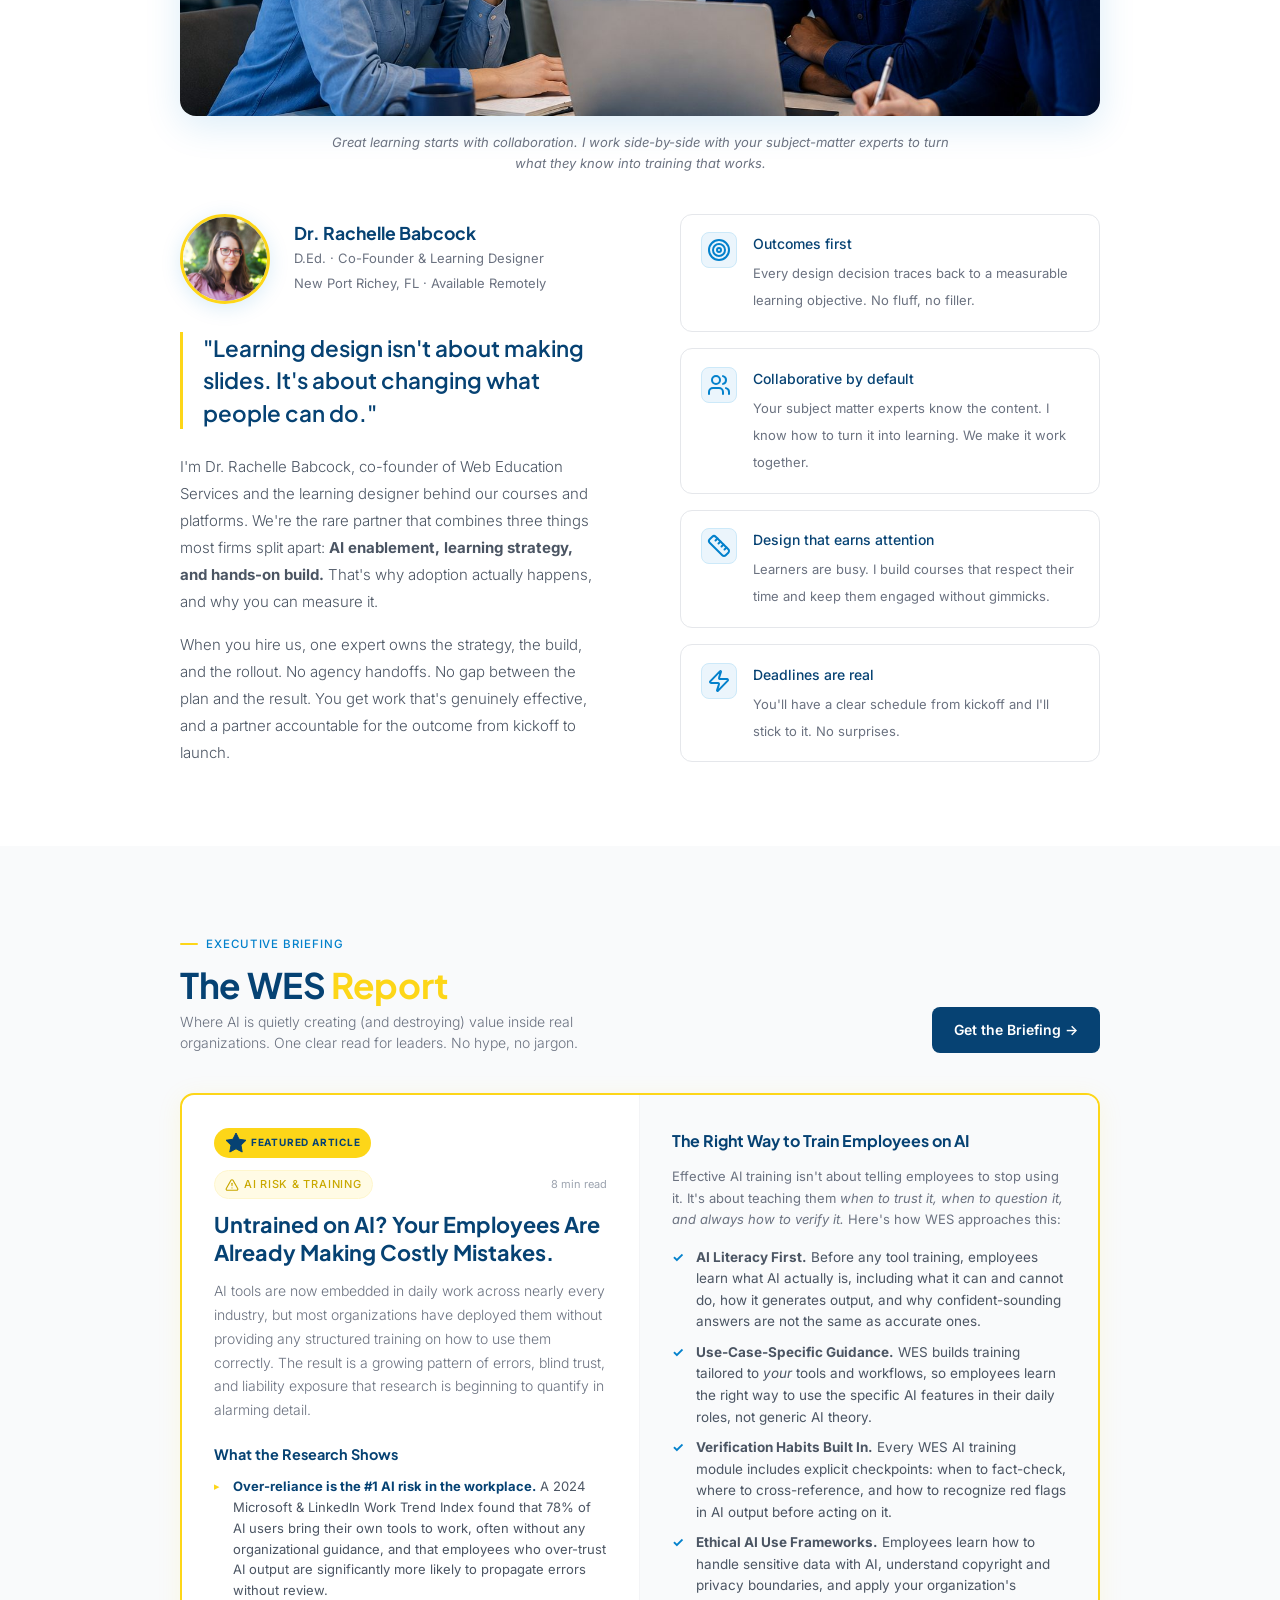
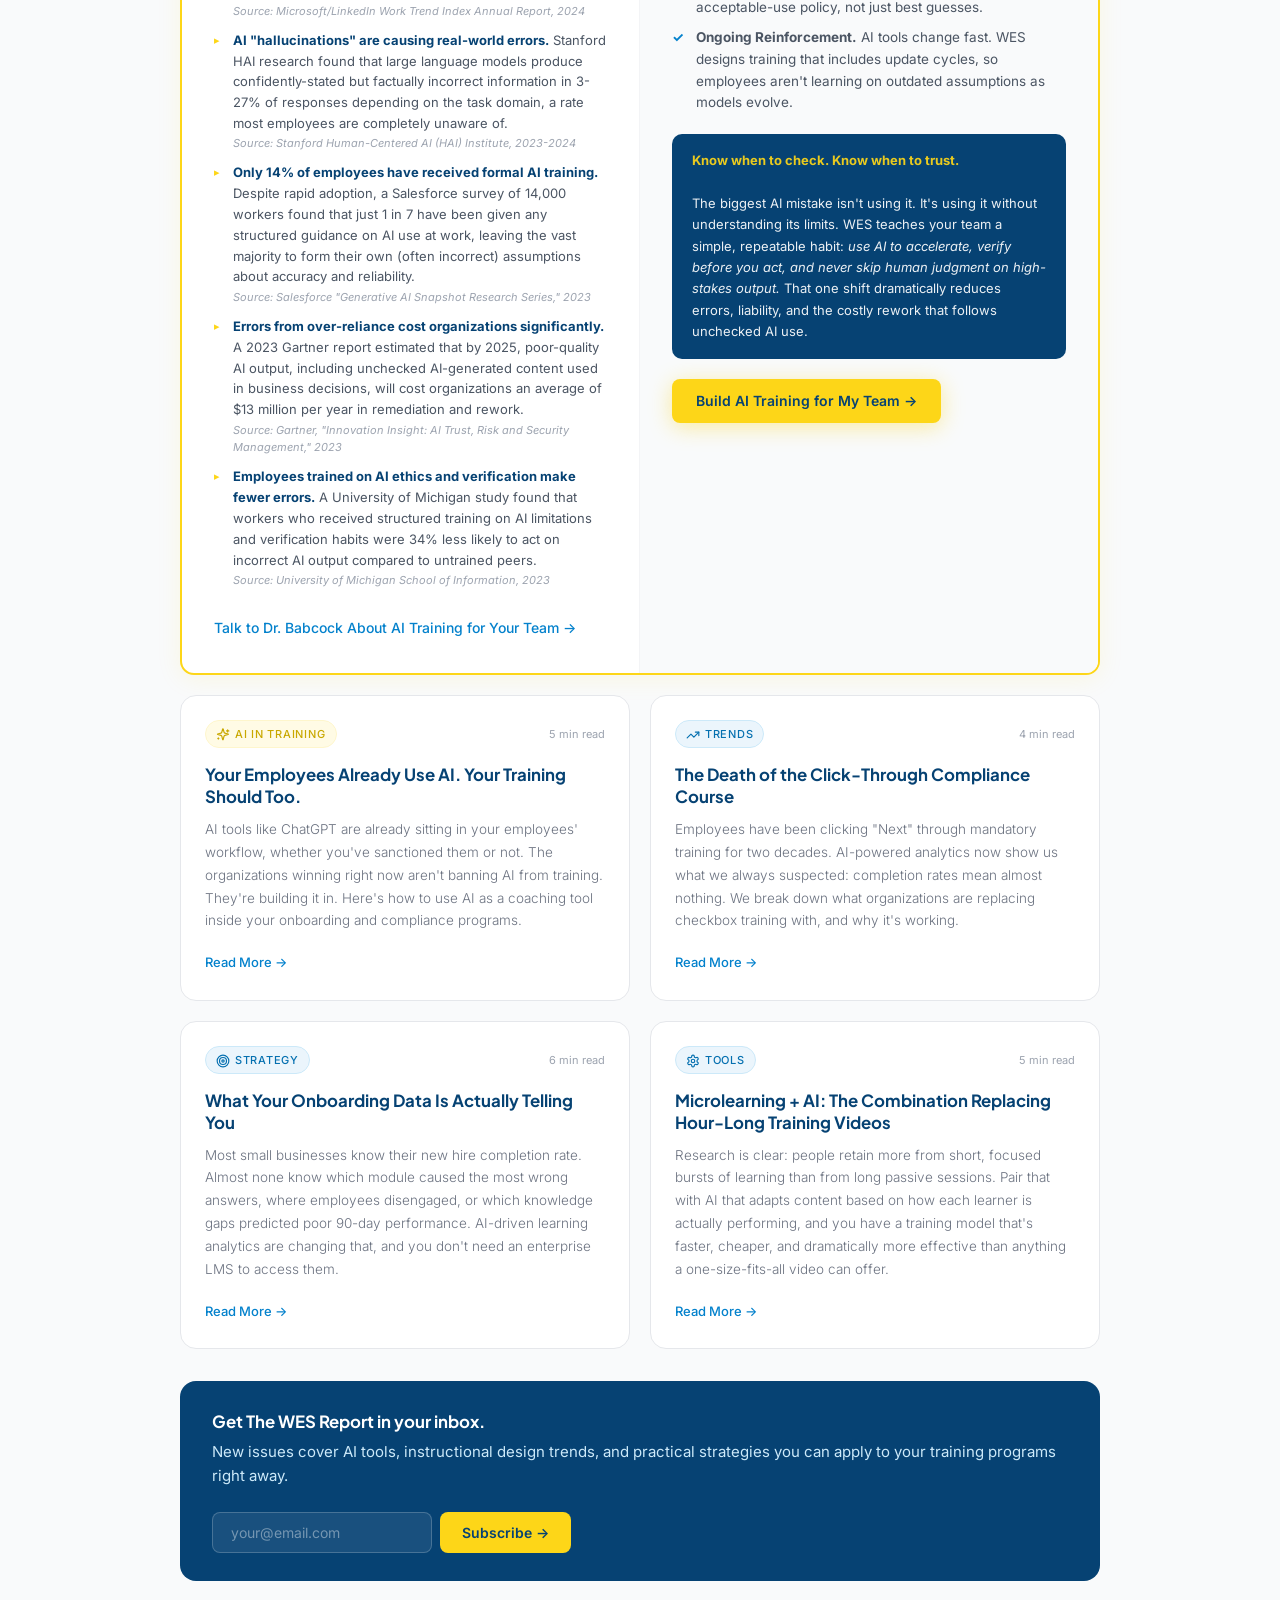
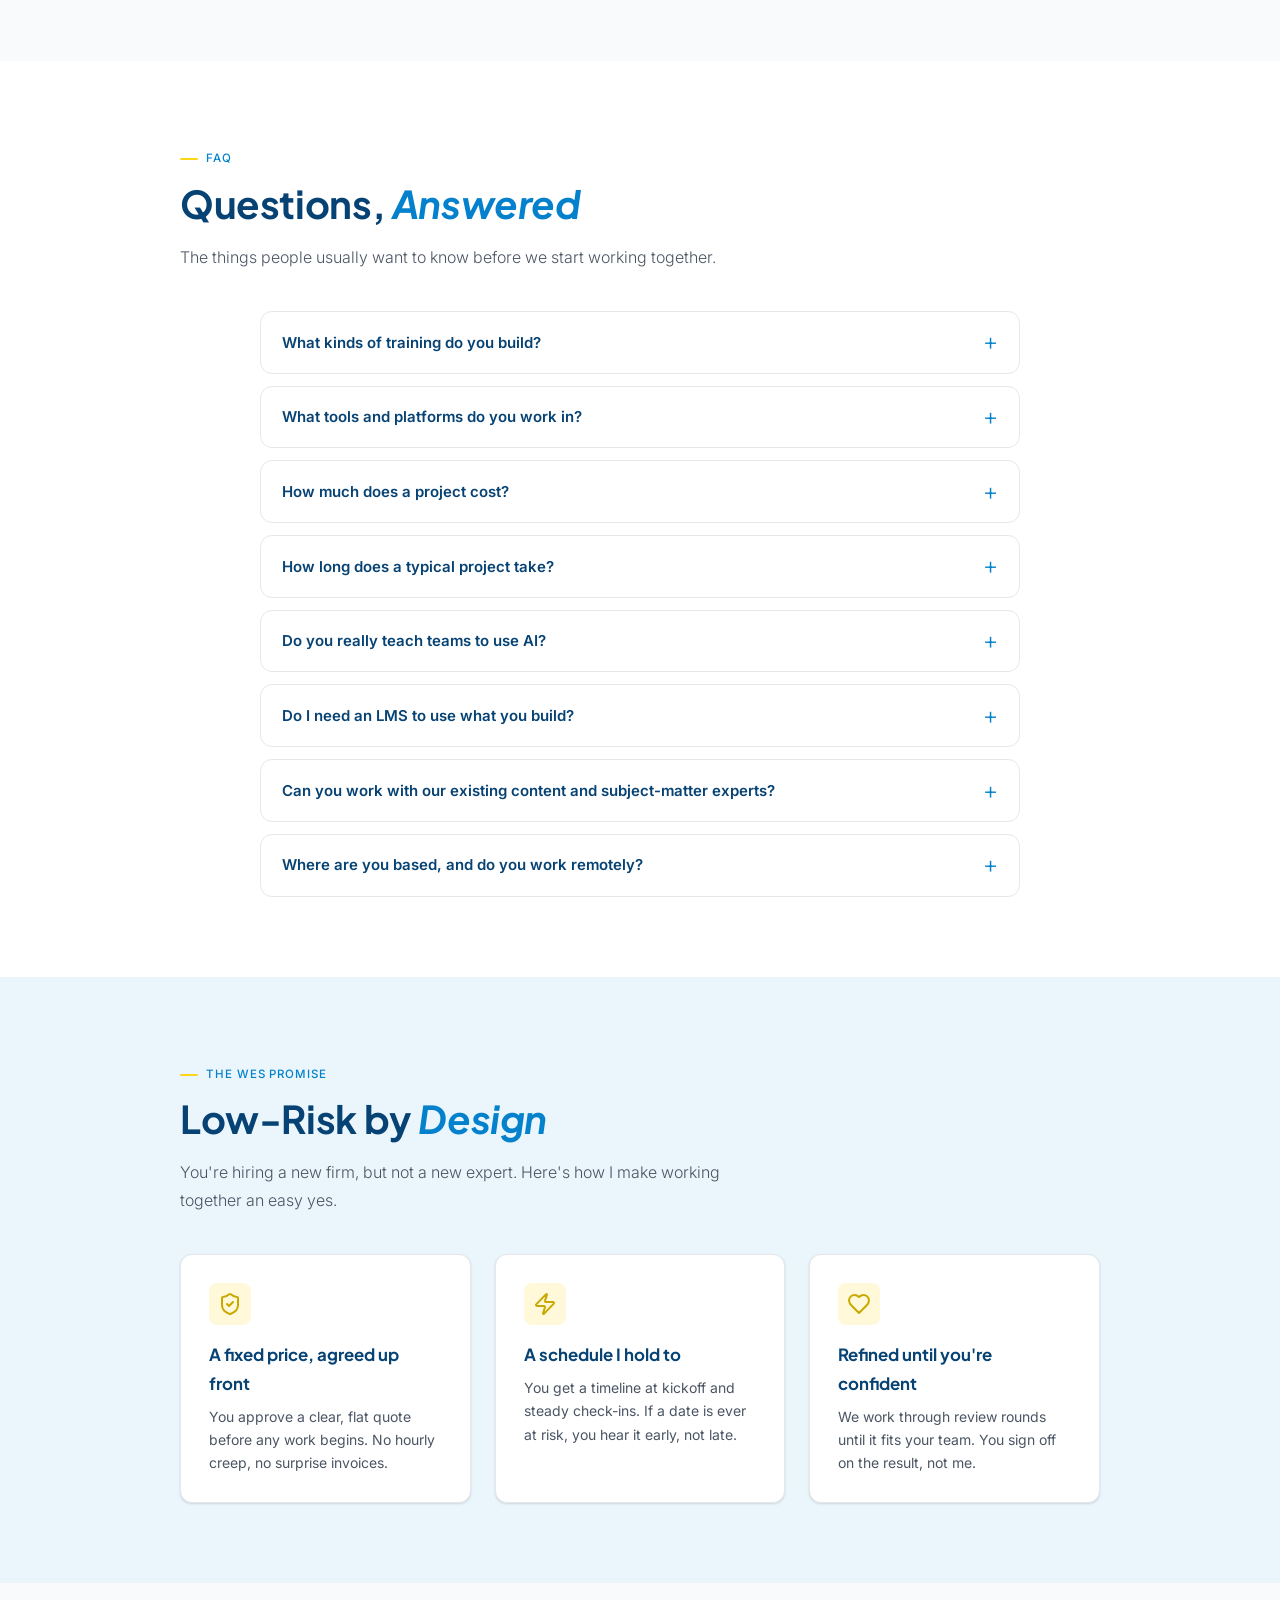
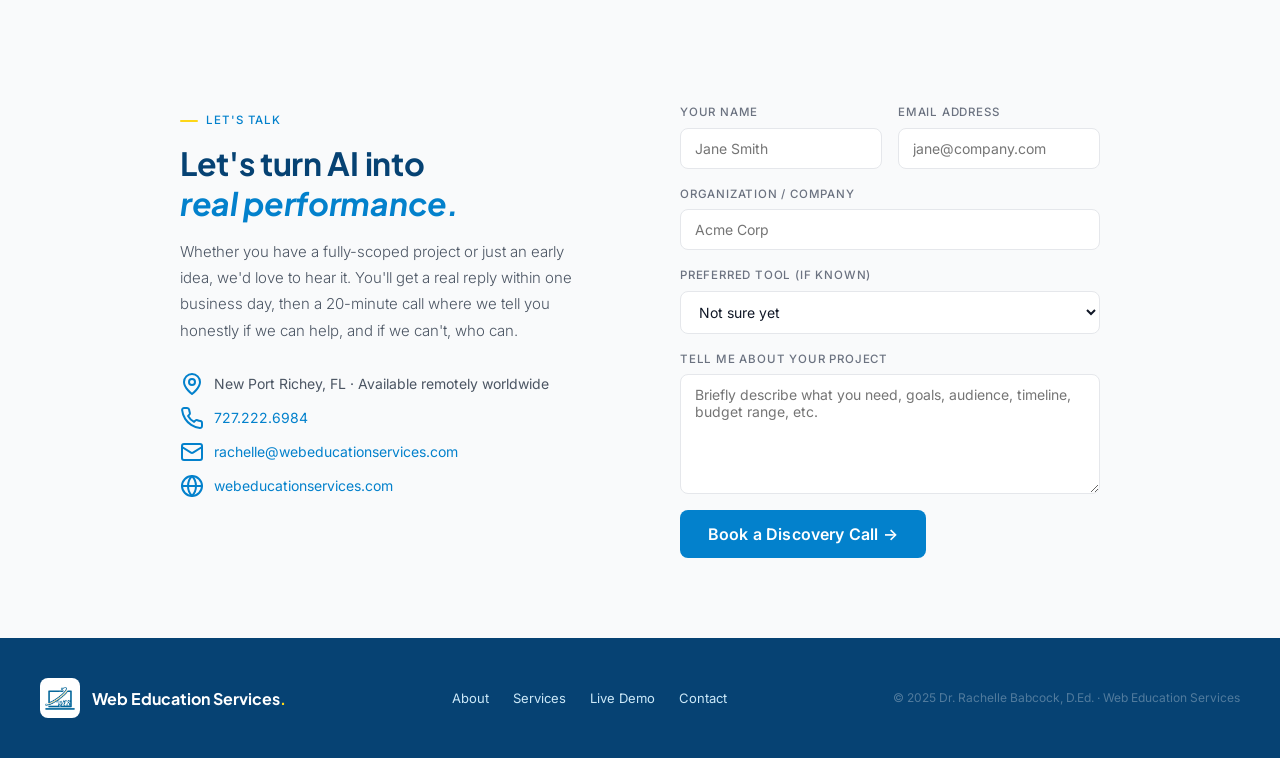
<file: Websites/webeducationservices/index.html>
<!DOCTYPE html>
<html lang="en">
<head>
<meta charset="UTF-8" />
<meta name="viewport" content="width=device-width, initial-scale=1.0" />
<title>Dr. Rachelle Babcock | Web Education Services</title>
<meta name="description" content="AI enablement, custom eLearning and LMS builds from Web Education Services. Instructional design in Articulate Storyline, Rise, Canvas and Moodle, by Dr. Rachelle Babcock, D.Ed." />
<meta property="og:title" content="Web Education Services | AI Enablement, eLearning &amp; Custom LMS" />
<meta property="og:description" content="We help organizations adopt AI and modernize training with custom eLearning, LMS builds, and instructional design that drives real performance." />
<meta property="og:type" content="website" />
<link rel="icon" type="image/png" href="images/wes-logo.png" />
<link rel="apple-touch-icon" href="images/wes-logo.png" />
<link rel="preconnect" href="https://fonts.googleapis.com" />
<link rel="preconnect" href="https://fonts.gstatic.com" crossorigin />
<link href="https://fonts.googleapis.com/css2?family=Inter:ital,wght@0,400;0,500;0,600;0,700;1,400&family=Plus+Jakarta+Sans:ital,wght@0,500;0,600;0,700;0,800;1,600;1,700&display=swap" rel="stylesheet" />
<style>
*, *::before, *::after { box-sizing: border-box; margin: 0; padding: 0; }
html, body { overflow-x: hidden; }
:root {
  /* ── Brand Blue ── */
  --blue-900: #064273;   /* dark headings, footer, nav */
  --blue-800: #0570B0;   /* legacy alias → Blue 700 */
  --blue-700: #0570B0;   /* strong emphasis, active */
  --blue-600: #0381CC;   /* PRIMARY brand blue, buttons, links, icons */
  --blue-500: #1A9FE0;   /* hover, secondary links */
  --blue-400: #1A9FE0;   /* legacy alias → Blue 500 */
  --blue-200: #CCE9F9;   /* legacy alias → Blue 100 */
  --blue-100: #CCE9F9;   /* light blue bg, tags, badges */
  --blue-50:  #EBF5FC;   /* subtle blue wash */

  /* ── Brand Yellow accent (legacy "amber" names remapped to the yellow scale) ── */
  --yellow-600: #C9A800; /* dark yellow text on light bg */
  --yellow-500: #FDD618; /* PRIMARY CTA, highlights */
  --yellow-400: #FDE04A; /* CTA hover */
  --yellow-100: #FEF6CC; /* light yellow bg, callouts */
  --yellow-50:  #FFFBE5; /* subtle yellow wash */
  --amber-900: #064273;  /* text on yellow = Blue 900 */
  --amber-800: #C9A800;  /* → Yellow 600 */
  --amber-700: #C9A800;  /* → Yellow 600 */
  --amber-600: #C9A800;  /* → Yellow 600 */
  --amber-400: #FDD618;  /* → Yellow 500 */
  --amber-300: #FDD618;  /* primary accent → Yellow 500 */
  --amber-100: #FDE04A;  /* hover → Yellow 400 */
  --amber-50:  #FFFBE5;  /* → Yellow 50 */

  /* ── Neutrals ── */
  --gray-900: #111827;
  --gray-700: #374151;
  --gray-600: #4B5563;
  --gray-500: #6B7280;
  --gray-400: #9CA3AF;
  --gray-300: #D1D5DB;
  --gray-200: #E5E7EB;
  --gray-100: #F3F4F6;
  --gray-50:  #F9FAFB;
  --white: #FFFFFF;

  /* ── Typography ── */
  --font-heading: 'Plus Jakarta Sans', 'Segoe UI', Arial, sans-serif;
  --font-body: 'Inter', 'Segoe UI', Arial, sans-serif;
  --font-sans: 'Inter', 'Segoe UI', Arial, sans-serif;          /* legacy → body */
  --font-serif: 'Plus Jakarta Sans', 'Segoe UI', Arial, sans-serif; /* legacy heading slot */

  /* ── Radii ── */
  --r-sm: 6px;  --r-md: 8px;  --r-lg: 12px;  --r-xl: 16px;
  --radius-sm: 6px; --radius-md: 8px; --radius-lg: 12px; --radius-xl: 16px; --radius-full: 9999px;

  /* ── Spacing ── */
  --space-xs:4px; --space-sm:8px; --space-md:16px; --space-lg:24px;
  --space-xl:32px; --space-2xl:48px; --space-3xl:64px; --space-4xl:96px;

  /* ── Shadows ── */
  --shadow-sm: 0 1px 2px rgba(0,0,0,0.06);
  --shadow-md: 0 1px 3px rgba(0,0,0,0.08), 0 1px 2px rgba(0,0,0,0.06);
  --shadow-lg: 0 4px 12px rgba(0,0,0,0.1);
  --shadow-xl: 0 8px 24px rgba(0,0,0,0.12);

  /* ── Layout ── */
  --container-max: 1200px; --content-max: 720px;
}

html { scroll-behavior: smooth; }
body { font-family: var(--font-body); background: var(--white); color: var(--gray-700); overflow-x: hidden; line-height: 1.7; -webkit-font-smoothing: antialiased; }

/* Headings use Plus Jakarta Sans with brand weights */
.hero h1 { font-weight: 800; letter-spacing: -0.02em; }
h2.section-title, .ai-focus-headline, .contact-tagline, .report-name { font-weight: 700; letter-spacing: -0.01em; }
.service-name, .report-card-title, .report-card-featured-title, .lms-analytics-title,
.about-photo-name, .report-card-featured-right h4, .footer-logo, .nav-logo-name { font-weight: 700; }
.stat-n, .ai-stat-num, .step-num { font-weight: 800; }
.about-left blockquote, .ai-quote, .lms-banner-text { font-weight: 600; }

/* ── ICON SYSTEM (stroke-based SVG sprite) ── */
.ico { display: inline-block; vertical-align: middle; flex-shrink: 0; width: 24px; height: 24px; }
.icon-sprite { position: absolute; width: 0; height: 0; overflow: hidden; }
.principle-icon { color: var(--blue-600); }
.service-icon { color: var(--blue-600); }
.ai-pillar-icon { color: var(--yellow-600); }
.lms-feat-icon.navy { color: #FFFFFF; }
.lms-feat-icon.amber { color: var(--yellow-500); }
.nav-logo-icon { color: #FFFFFF; }
.project-thumb svg { color: rgba(255,255,255,0.92); }
.contact-info-row > .ico { color: var(--blue-600); }
.report-category .ico { width: 14px; height: 14px; margin-right: 1px; }
.eyebrow .ico { color: var(--blue-600); }

/* ── PHOTO FIGURES ── */
.section-figure { border-radius: var(--r-xl); overflow: hidden; box-shadow: 0 10px 36px rgba(3,129,204,0.14); }
.section-figure img { display: block; width: 100%; aspect-ratio: 16 / 8; object-fit: cover; object-position: center; }
.media-caption { font-size: 13px; color: var(--gray-500); text-align: center; font-style: italic; line-height: 1.6; max-width: 620px; margin: 0.85rem auto 0; }
@media (max-width: 860px) { .section-figure img { aspect-ratio: 4 / 3; } }

/* ── SOLUTIONS BY OUTCOME ── */
#solutions { background: var(--white); }
.solutions-grid { display: grid; grid-template-columns: repeat(3, 1fr); gap: 1.25rem; margin-top: 2.5rem; }
.solution-card { display: flex; flex-direction: column; border: 1px solid var(--gray-200); border-radius: var(--r-xl); padding: 1.75rem; background: var(--white); transition: border-color 0.2s, transform 0.2s, box-shadow 0.2s; }
.solution-card:hover { border-color: var(--blue-400); transform: translateY(-3px); box-shadow: 0 8px 30px rgba(3,129,204,0.1); }
.solution-icon { width: 48px; height: 48px; border-radius: var(--r-md); background: var(--blue-50); border: 1px solid var(--blue-100); color: var(--blue-600); display: flex; align-items: center; justify-content: center; margin-bottom: 1.1rem; }
.solution-icon.accent { background: var(--yellow-50); border-color: var(--yellow-100); color: var(--yellow-600); }
.solution-card h3 { font-family: var(--font-serif); font-size: 1.1rem; font-weight: 700; color: var(--blue-900); margin-bottom: 0.5rem; }
.solution-card p { font-size: 13.5px; font-weight: 300; color: var(--gray-600); line-height: 1.65; margin-bottom: 1.1rem; flex: 1; }
.solution-link { font-size: 13px; font-weight: 600; color: var(--blue-600); text-decoration: none; }
.solution-link:hover { color: var(--yellow-600); }
.services-cta { text-align: center; margin-top: 3rem; }
.services-cta p { font-size: 16px; color: var(--gray-600); max-width: 520px; margin: 0 auto 1.25rem; }
.tool-strip { display: flex; flex-wrap: wrap; gap: 10px; justify-content: center; max-width: 840px; margin: 2.25rem auto 0; }
.tool-chip { font-size: 14px; font-weight: 600; color: var(--blue-900); background: var(--blue-50); border: 1px solid var(--blue-100); padding: 9px 16px; border-radius: 999px; }

/* ── INDUSTRIES ── */
#industries { background: var(--blue-50); padding: 3.5rem 0; }
#industries .section-inner { max-width: 1000px; margin: 0 auto; padding: 0 2.5rem; text-align: center; }
#industries .eyebrow { justify-content: center; }
#industries .section-lead { margin: 0 auto; }
.industries-row { display: flex; flex-wrap: wrap; gap: 0.85rem; justify-content: center; margin-top: 1.75rem; }
.industry { display: inline-flex; align-items: center; gap: 10px; background: var(--white); border: 1px solid var(--gray-200); border-radius: 100px; padding: 11px 22px; font-size: 14px; font-weight: 500; color: var(--blue-900); transition: border-color 0.2s, transform 0.2s; }
.industry:hover { border-color: var(--blue-400); transform: translateY(-2px); }
.industry .ico { width: 19px; height: 19px; color: var(--blue-600); }

/* ── FAQ ── */
#faq { background: var(--white); }
.faq-list { max-width: 760px; margin: 2.5rem auto 0; display: flex; flex-direction: column; gap: 0.75rem; }
.faq-item { border: 1px solid var(--gray-200); border-radius: var(--r-lg); background: var(--white); overflow: hidden; transition: border-color 0.2s; }
.faq-item[open] { border-color: var(--blue-200); box-shadow: 0 4px 18px rgba(3,129,204,0.06); }
.faq-item summary { list-style: none; cursor: pointer; padding: 1.1rem 1.3rem; font-size: 15px; font-weight: 600; color: var(--blue-900); display: flex; justify-content: space-between; align-items: center; gap: 1rem; }
.faq-item summary::-webkit-details-marker { display: none; }
.faq-item summary::after { content: '+'; font-size: 1.5rem; color: var(--blue-600); font-weight: 300; line-height: 1; flex-shrink: 0; }
.faq-item[open] summary::after { content: '\2212'; }
.faq-item .faq-a { padding: 0 1.3rem 1.2rem; font-size: 14px; font-weight: 300; color: var(--gray-600); line-height: 1.7; }
.faq-item .faq-a a { color: var(--blue-600); font-weight: 500; text-decoration: none; }
.faq-item .faq-a a:hover { color: var(--yellow-600); }

@media (max-width: 860px) { .solutions-grid { grid-template-columns: 1fr; } }

/* ── NAV ── */
nav {
  position: fixed; top: 0; left: 0; right: 0; z-index: 100;
  background: var(--blue-900);
  padding: 0 2.5rem;
  height: 68px;
  display: flex; align-items: center; justify-content: space-between;
  box-shadow: 0 1px 0 rgba(255,255,255,0.08);
}
.nav-logo {
  display: flex; align-items: center; gap: 12px;
  text-decoration: none;
}
.nav-logo-icon {
  width: 38px; height: 38px; border-radius: var(--r-md);
  background: #FFFFFF;
  display: flex; align-items: center; justify-content: center;
  padding: 4px; overflow: hidden;
}
.nav-logo-icon img { width: 100%; height: 100%; object-fit: contain; display: block; }
.nav-logo-text { line-height: 1.15; }
.nav-logo-name {
  font-family: var(--font-serif);
  font-size: 15px; color: var(--white);
}
.nav-logo-sub { font-size: 11px; color: var(--blue-200); letter-spacing: 0.04em; }
.nav-links { display: flex; align-items: center; gap: 1.6rem; list-style: none; flex-wrap: nowrap; }
.nav-links a {
  font-size: 14px; font-weight: 400;
  color: var(--blue-100); text-decoration: none;
  letter-spacing: 0.01em; transition: color 0.2s; white-space: nowrap;
}
.nav-links a:hover { color: var(--amber-300); }
.nav-cta {
  background: var(--yellow-500); color: var(--blue-900) !important;
  padding: 10px 22px; border-radius: var(--r-md);
  font-weight: 600 !important; transition: background 0.2s !important;
  white-space: nowrap; box-shadow: 0 2px 8px rgba(253,214,24,0.3);
}
.nav-cta:hover { background: var(--yellow-400) !important; }
.nav-toggle {
  display: none;
  flex-direction: column; justify-content: center; gap: 5px;
  width: 42px; height: 42px; padding: 9px;
  background: none; border: none; cursor: pointer;
}
.nav-toggle span {
  display: block; height: 2px; width: 100%;
  background: #fff; border-radius: 2px;
  transition: transform 0.25s ease, opacity 0.2s ease;
}

/* ── HERO ── */
.hero {
  background: var(--blue-900);
  padding: 120px 2.5rem 80px;
  text-align: center;
  position: relative; overflow: hidden;
}
.hero::before {
  content: '';
  position: absolute; top: -80px; right: -80px;
  width: 480px; height: 480px; border-radius: 50%;
  background: rgba(26,159,224,0.07);
}
.hero::after {
  content: '';
  position: absolute; bottom: -100px; left: -60px;
  width: 400px; height: 400px; border-radius: 50%;
  background: rgba(253,214,24,0.06);
}
.hero-inner { position: relative; z-index: 1; max-width: 720px; margin: 0 auto; }
.hero-eyebrow {
  display: inline-block;
  font-size: 12px; font-weight: 500; letter-spacing: 0.1em;
  text-transform: uppercase; color: var(--amber-300);
  background: rgba(253,214,24,0.12); border: 1px solid rgba(253,214,24,0.25);
  padding: 5px 16px; border-radius: 100px; margin-bottom: 1.5rem;
}
.hero h1 {
  font-family: var(--font-serif);
  font-size: clamp(2.4rem, 5vw, 3.6rem);
  color: var(--white); line-height: 1.15; margin-bottom: 1.25rem;
}
.hero h1 em { font-style: italic; color: var(--amber-300); }
.hero-sub {
  font-size: 17px; font-weight: 300; color: var(--blue-100);
  line-height: 1.75; max-width: 560px; margin: 0 auto 2.5rem;
}
.hero-actions { display: flex; gap: 1rem; justify-content: center; flex-wrap: wrap; }
.btn-primary {
  display: inline-flex; align-items: center; gap: 8px;
  background: var(--yellow-500); color: var(--blue-900);
  padding: 14px 28px; border-radius: var(--r-md);
  font-size: 16px; font-weight: 600; text-decoration: none;
  box-shadow: 0 2px 8px rgba(253,214,24,0.3);
  transition: background 0.15s, transform 0.1s; white-space: nowrap;
}
.btn-primary:hover { background: var(--yellow-400); transform: translateY(-1px); }
.btn-outline-white {
  display: inline-flex; align-items: center; gap: 8px;
  border: 1.5px solid rgba(255,255,255,0.25); color: var(--white);
  padding: 14px 28px; border-radius: var(--r-md);
  font-size: 16px; font-weight: 600; text-decoration: none;
  transition: border-color 0.15s, background 0.15s;
}
.btn-outline-white:hover { border-color: rgba(255,255,255,0.6); background: rgba(255,255,255,0.05); }

/* ── STATS BAR ── */
.stats-bar {
  background: var(--blue-800);
  padding: 1.75rem 2.5rem;
  display: grid; grid-template-columns: repeat(4, 1fr);
  max-width: 900px; margin: 0 auto;
  border-bottom: 1px solid rgba(255,255,255,0.08);
}
.stat-item { text-align: center; padding: 0 1rem; }
.stat-item + .stat-item { border-left: 1px solid rgba(255,255,255,0.1); }
.stat-n {
  font-family: var(--font-serif);
  font-size: 2rem; color: var(--white); line-height: 1; margin-bottom: 4px;
}
.stat-n span { color: var(--amber-300); }
.stat-label { font-size: 12px; color: var(--blue-200); letter-spacing: 0.02em; }

/* ── SHARED SECTION ── */
.section { padding: 5rem 2.5rem; max-width: 1000px; margin: 0 auto; }
.section-full { padding: 5rem 0; }
.section-full .section-inner { max-width: 1000px; margin: 0 auto; padding: 0 2.5rem; }
.eyebrow {
  display: inline-flex; align-items: center; gap: 8px;
  font-size: 11.5px; font-weight: 500; letter-spacing: 0.08em;
  text-transform: uppercase; color: var(--blue-600); margin-bottom: 0.75rem;
}
.eyebrow::before { content: ''; width: 18px; height: 2px; background: var(--amber-300); border-radius: 2px; }
h2.section-title {
  font-family: var(--font-serif);
  font-size: clamp(1.75rem, 3vw, 2.4rem);
  color: var(--blue-900); line-height: 1.2; margin-bottom: 1rem;
}
h2.section-title em { font-style: italic; color: var(--blue-600); }
.section-lead { font-size: 16px; font-weight: 300; color: var(--gray-600); line-height: 1.75; max-width: 560px; }

/* ── ABOUT ── */
#about { background: var(--white); padding: 5rem 0; }
#about .section-inner { max-width: 1000px; margin: 0 auto; padding: 0 2.5rem; }
.about-grid {
  display: grid; grid-template-columns: 1fr 1fr;
  gap: 5rem; align-items: start; margin-top: 2.5rem;
}
.about-photo-wrap {
  display: flex; align-items: center; gap: 1.5rem; margin-bottom: 1.75rem;
}
.about-photo {
  width: 90px; height: 90px; border-radius: 50%; flex-shrink: 0;
  object-fit: cover;
  border: 3px solid var(--amber-300);
  box-shadow: 0 4px 20px rgba(3,129,204,0.15);
}
.about-photo-placeholder {
  width: 90px; height: 90px; border-radius: 50%; flex-shrink: 0;
  background: linear-gradient(135deg, var(--blue-800), var(--blue-600));
  border: 3px solid var(--amber-300);
  box-shadow: 0 4px 20px rgba(3,129,204,0.15);
  display: flex; align-items: center; justify-content: center;
  font-family: var(--font-serif); font-size: 1.6rem; color: var(--white);
  letter-spacing: 0.02em;
}
.about-photo-info { }
.about-photo-name { font-family: var(--font-serif); font-size: 1.1rem; color: var(--blue-900); line-height: 1.2; }
.about-photo-cred { font-size: 13px; color: var(--gray-500); margin-top: 3px; }
.about-left blockquote {
  font-family: var(--font-serif);
  font-size: 1.4rem; line-height: 1.45;
  color: var(--blue-900);
  border-left: 3px solid var(--amber-300);
  padding-left: 1.25rem; margin-bottom: 1.5rem;
}
.about-body { font-size: 15px; font-weight: 300; color: var(--gray-600); line-height: 1.8; }
.about-body p + p { margin-top: 1rem; }
.about-right { display: flex; flex-direction: column; gap: 1rem; }
.principle {
  display: flex; gap: 1rem; align-items: flex-start;
  padding: 1.1rem 1.25rem;
  background: var(--white);
  border: 1px solid var(--gray-200);
  border-radius: var(--r-lg);
  transition: border-color 0.2s;
}
.principle:hover { border-color: var(--blue-400); }
.principle-icon {
  width: 36px; height: 36px; flex-shrink: 0; border-radius: 8px;
  background: var(--blue-50); border: 1px solid var(--blue-100);
  display: flex; align-items: center; justify-content: center; font-size: 16px;
}
.principle strong { font-size: 14px; font-weight: 500; color: var(--blue-900); display: block; margin-bottom: 3px; }
.principle span { font-size: 13px; color: var(--gray-500); line-height: 1.55; }

/* ── SERVICES ── */
#services { background: var(--white); }
.services-grid {
  display: grid; grid-template-columns: repeat(3, 1fr);
  gap: 1.25rem; margin-top: 2.5rem;
}
.service-card {
  border: 1px solid var(--gray-200); border-radius: var(--r-xl);
  padding: 1.75rem; background: var(--white);
  transition: border-color 0.2s, transform 0.2s, box-shadow 0.2s;
  position: relative; overflow: hidden;
}
.service-card::before {
  content: ''; position: absolute; top: 0; left: 0; right: 0; height: 3px;
  background: var(--blue-600); opacity: 0; transition: opacity 0.2s;
}
.service-card:hover { border-color: var(--blue-400); transform: translateY(-3px); box-shadow: 0 8px 30px rgba(3,129,204,0.1); }
.service-card:hover::before { opacity: 1; }
.service-icon {
  width: 46px; height: 46px; border-radius: var(--r-md);
  background: var(--blue-50); border: 1px solid var(--blue-100);
  display: flex; align-items: center; justify-content: center;
  font-size: 22px; margin-bottom: 1.1rem;
}
.service-name { font-family: var(--font-serif); font-size: 1.05rem; color: var(--blue-900); margin-bottom: 0.5rem; }
.service-desc { font-size: 13.5px; font-weight: 300; color: var(--gray-500); line-height: 1.65; margin-bottom: 1rem; }
.service-tags { display: flex; gap: 5px; flex-wrap: wrap; }
.tag {
  font-size: 11px; font-weight: 500; letter-spacing: 0.03em;
  padding: 3px 9px; border-radius: 100px;
  background: var(--blue-50); color: var(--blue-800);
  border: 1px solid var(--blue-100);
}
.tag.amber { background: var(--amber-50); color: var(--amber-800); border-color: var(--amber-100); }

/* ── AI FOCUS ── */
#ai-focus { background: var(--gray-50); padding: 5rem 0; }
#ai-focus .section-inner { max-width: 1000px; margin: 0 auto; padding: 0 2.5rem; }
.ai-focus-grid {
  display: grid; grid-template-columns: 1fr 1fr;
  gap: 4rem; align-items: center; margin-top: 2.5rem;
}
.ai-focus-left { }
.ai-focus-badge {
  display: inline-flex; align-items: center; gap: 8px;
  background: var(--amber-50); color: var(--amber-800);
  border: 1px solid var(--amber-100);
  font-size: 12px; font-weight: 500; letter-spacing: 0.06em;
  text-transform: uppercase; padding: 6px 14px; border-radius: 100px;
  margin-bottom: 1.25rem;
}
.ai-focus-headline {
  font-family: var(--font-serif);
  font-size: clamp(1.6rem, 3vw, 2.2rem);
  color: var(--blue-900); line-height: 1.2; margin-bottom: 1rem;
}
.ai-focus-headline em { font-style: italic; color: var(--blue-600); }
.ai-focus-body { font-size: 15px; font-weight: 300; color: var(--gray-600); line-height: 1.8; margin-bottom: 1.5rem; }
.ai-pillar-list { list-style: none; display: flex; flex-direction: column; gap: 0.85rem; }
.ai-pillar {
  display: flex; gap: 1rem; align-items: flex-start;
  padding: 1rem 1.2rem;
  border-radius: var(--r-lg);
  border: 1px solid var(--gray-200);
  background: var(--gray-50);
  transition: border-color 0.2s;
}
.ai-pillar:hover { border-color: var(--amber-300); }
.ai-pillar-icon {
  width: 36px; height: 36px; flex-shrink: 0; border-radius: 8px;
  background: var(--amber-50); border: 1px solid var(--amber-100);
  display: flex; align-items: center; justify-content: center; font-size: 16px;
}
.ai-pillar strong { font-size: 13.5px; font-weight: 500; color: var(--blue-900); display: block; margin-bottom: 3px; }
.ai-pillar span { font-size: 12.5px; color: var(--gray-500); line-height: 1.55; }
.ai-focus-right {
  background: var(--blue-900); border-radius: var(--r-xl);
  padding: 2rem; position: relative; overflow: hidden;
}
.ai-focus-right::before {
  content: ''; position: absolute; top: -60px; right: -60px;
  width: 200px; height: 200px; border-radius: 50%;
  background: rgba(253,214,24,0.08);
}
.ai-stat-row { display: grid; grid-template-columns: 1fr 1fr; gap: 1rem; margin-bottom: 1.5rem; }
.ai-stat {
  background: rgba(255,255,255,0.06); border: 1px solid rgba(255,255,255,0.1);
  border-radius: var(--r-lg); padding: 1.1rem; text-align: center;
}
.ai-stat-num { font-family: var(--font-serif); font-size: 1.8rem; color: var(--amber-300); line-height: 1; margin-bottom: 5px; }
.ai-stat-label { font-size: 12px; color: var(--blue-200); line-height: 1.4; }
.ai-quote {
  font-family: var(--font-serif); font-size: 1rem; font-style: italic;
  color: var(--white); line-height: 1.6;
  border-left: 3px solid var(--amber-300); padding-left: 1rem;
  margin-bottom: 1.25rem; position: relative; z-index: 1;
}
.ai-ethics-tag {
  display: inline-flex; align-items: center; gap: 6px;
  background: rgba(253,214,24,0.15); border: 1px solid rgba(253,214,24,0.3);
  color: var(--amber-300); font-size: 12px; font-weight: 500;
  padding: 6px 14px; border-radius: 100px; margin-bottom: 0.75rem;
}
.ai-ethics-body { font-size: 13px; color: var(--blue-100); line-height: 1.7; position: relative; z-index: 1; }

/* ── CUSTOM LMS ── */
#lms { background: var(--blue-900); padding: 5rem 0 3rem; }
#lms .section-inner { max-width: 1000px; margin: 0 auto; padding: 0 2.5rem; }
#lms .eyebrow { color: var(--amber-300); }
#lms .eyebrow::before { background: var(--amber-300); }
#lms .section-title { color: var(--white); }
#lms .section-lead { color: var(--blue-100); }
.lms-grid {
  display: grid; grid-template-columns: 1fr 1fr;
  gap: 4rem; align-items: start; margin-top: 2.5rem;
}
.lms-features { display: flex; flex-direction: column; gap: 1rem; }
.lms-feat {
  display: flex; gap: 1rem; align-items: flex-start;
  background: rgba(255,255,255,0.05);
  border: 1px solid rgba(255,255,255,0.1);
  border-radius: var(--r-lg); padding: 1.25rem 1.4rem;
  transition: border-color 0.2s, background 0.2s;
}
.lms-feat:hover { border-color: rgba(253,214,24,0.4); background: rgba(255,255,255,0.07); }
.lms-feat-icon {
  width: 40px; height: 40px; flex-shrink: 0; border-radius: 10px;
  display: flex; align-items: center; justify-content: center; font-size: 18px;
}
.lms-feat-icon.navy { background: rgba(255,255,255,0.08); }
.lms-feat-icon.amber { background: rgba(253,214,24,0.15); }
.lms-feat-title { font-size: 14px; font-weight: 500; color: var(--white); margin-bottom: 4px; }
.lms-feat-desc { font-size: 13px; font-weight: 300; color: var(--blue-100); line-height: 1.65; }
.lms-analytics-card {
  background: rgba(255,255,255,0.04);
  border: 1px solid rgba(253,214,24,0.25);
  border-radius: var(--r-xl); padding: 1.75rem;
  margin-top: 1rem;
}
.lms-analytics-title {
  font-family: var(--font-serif); font-size: 1.15rem;
  color: var(--amber-300); margin-bottom: 1rem;
}
.analytics-insight-list { list-style: none; display: flex; flex-direction: column; gap: 0.65rem; }
.analytics-insight-list li {
  display: flex; align-items: flex-start; gap: 10px;
  font-size: 13px; color: var(--blue-100); line-height: 1.55;
}
.analytics-insight-list li::before {
  content: '→'; color: var(--amber-300); flex-shrink: 0; font-weight: 500;
}
.lms-banner {
  margin-top: 3rem;
  background: var(--amber-300);
  border-radius: var(--r-xl); padding: 2rem 2.5rem;
  display: flex; align-items: center; justify-content: space-between; gap: 2rem; flex-wrap: wrap;
}
.lms-banner-text { font-family: var(--font-serif); font-size: 1.2rem; color: var(--amber-900); line-height: 1.3; }
.lms-banner-btn {
  background: var(--blue-900); color: var(--white);
  padding: 13px 26px; border-radius: var(--r-md);
  font-size: 15px; font-weight: 600; text-decoration: none; white-space: nowrap;
  transition: background 0.2s;
}
.lms-banner-btn:hover { background: var(--blue-700); }

/* ── DEMO CTA ── */
#demo { background: var(--blue-900); padding: 5rem 0; }
#demo .section-inner { max-width: 1000px; margin: 0 auto; padding: 0 2.5rem; }
.demo-grid {
  display: grid; grid-template-columns: 1fr 1fr;
  gap: 4rem; align-items: center; margin-top: 2.5rem;
}
.demo-left .eyebrow { color: var(--amber-300); }
.demo-left .eyebrow::before { background: var(--amber-300); }
.demo-left h2.section-title { color: var(--white); }
.demo-left .section-lead { color: var(--blue-100); }
.demo-features { list-style: none; margin-top: 1.75rem; display: flex; flex-direction: column; gap: 0.75rem; }
.demo-features li {
  display: flex; align-items: center; gap: 10px;
  font-size: 14px; color: var(--blue-100);
}
.demo-features li::before {
  content: '✓'; width: 20px; height: 20px; border-radius: 50%;
  background: rgba(253,214,24,0.15); color: var(--amber-300);
  display: flex; align-items: center; justify-content: center;
  font-size: 12px; flex-shrink: 0;
}
.demo-cta-row { display: flex; gap: 1rem; flex-wrap: wrap; margin-top: 2rem; }
.demo-preview {
  background: rgba(255,255,255,0.04);
  border: 1px solid rgba(255,255,255,0.1);
  border-radius: var(--r-xl);
  padding: 1.5rem;
  position: relative; overflow: hidden;
}
.demo-browser-bar {
  display: flex; align-items: center; gap: 6px;
  margin-bottom: 1rem; padding-bottom: 1rem;
  border-bottom: 1px solid rgba(255,255,255,0.08);
}
.dot { width: 10px; height: 10px; border-radius: 50%; }
.dot.red { background: #ff5f57; }
.dot.yellow { background: #febc2e; }
.dot.green { background: #28c840; }
.demo-browser-url {
  flex: 1; margin-left: 8px; background: rgba(255,255,255,0.06);
  border-radius: var(--r-sm); padding: 5px 10px;
  font-size: 11px; color: var(--blue-200); letter-spacing: 0.03em;
}
.demo-tabs { display: flex; gap: 4px; margin-bottom: 1rem; }
.demo-tab {
  flex: 1; padding: 7px 4px; font-size: 11px; text-align: center;
  border-radius: 8px; color: rgba(255,255,255,0.4);
  background: rgba(255,255,255,0.04);
}
.demo-tab.active { background: var(--blue-600); color: var(--white); }
.demo-screen-items { display: flex; flex-direction: column; gap: 8px; }
.demo-screen-row {
  background: rgba(255,255,255,0.05); border-radius: var(--r-md);
  padding: 10px 12px; display: flex; align-items: center; gap: 10px;
}
.demo-screen-dot { width: 8px; height: 8px; border-radius: 50%; flex-shrink: 0; }
.demo-screen-dot.done { background: #10B981; }
.demo-screen-dot.active { background: var(--amber-300); }
.demo-screen-dot.todo { background: rgba(255,255,255,0.2); }
.demo-screen-text { font-size: 12px; color: rgba(255,255,255,0.7); }
.demo-screen-bar { flex: 1; height: 4px; background: rgba(255,255,255,0.08); border-radius: 4px; overflow: hidden; }
.demo-screen-fill { height: 100%; border-radius: 4px; }

/* ── PROCESS ── */
#process { background: var(--blue-50); padding: 5rem 0; }
#process .section-inner { max-width: 1000px; margin: 0 auto; padding: 0 2.5rem; }
.process-steps {
  display: grid; grid-template-columns: repeat(5, 1fr);
  gap: 0; margin-top: 3rem;
  border: 1px solid var(--gray-200); border-radius: var(--r-xl);
  overflow: hidden; background: var(--white);
}
.process-step {
  padding: 1.75rem 1.4rem;
  border-right: 1px solid var(--gray-200);
  transition: background 0.2s;
  position: relative;
}
.process-step:last-child { border-right: none; }
.process-step:hover { background: var(--blue-900); }
.process-step:hover .step-num { color: rgba(255,255,255,0.1); }
.process-step:hover .step-name { color: var(--white); }
.process-step:hover .step-desc { color: rgba(255,255,255,0.55); }
.step-num {
  font-family: var(--font-serif);
  font-size: 2.4rem; color: var(--gray-200);
  line-height: 1; margin-bottom: 1rem;
  transition: color 0.2s;
}
.step-name {
  font-size: 14px; font-weight: 500; color: var(--blue-900);
  margin-bottom: 0.5rem; transition: color 0.2s;
}
.step-desc { font-size: 12.5px; font-weight: 300; color: var(--gray-500); line-height: 1.6; transition: color 0.2s; }

/* ── PORTFOLIO ── */
#portfolio { background: var(--white); }
.portfolio-grid {
  display: grid; grid-template-columns: repeat(3, 1fr);
  gap: 1.25rem; margin-top: 2.5rem;
}
.project-card {
  border: 1px solid var(--gray-200); border-radius: var(--r-xl);
  overflow: hidden; background: var(--white);
  transition: border-color 0.2s, transform 0.2s, box-shadow 0.2s;
}
.project-card:hover { border-color: var(--blue-400); transform: translateY(-3px); box-shadow: 0 8px 30px rgba(3,129,204,0.1); }
.project-thumb {
  height: 140px;
  display: flex; align-items: center; justify-content: center;
  font-size: 2.5rem; position: relative;
}
.pt-1 { background: linear-gradient(135deg, #064273, #0381CC); }
.pt-2 { background: linear-gradient(135deg, #0570B0, #1A9FE0); }
.pt-3 { background: linear-gradient(135deg, #053a63, #0570B0); }
.pt-4 { background: linear-gradient(135deg, #0381CC, #1A9FE0); }
.thumb-label {
  position: absolute; bottom: 8px; left: 10px;
  font-size: 10px; font-weight: 500; letter-spacing: 0.05em;
  text-transform: uppercase; color: rgba(255,255,255,0.55);
}
.project-body { padding: 1.25rem; }
.project-name { font-size: 14px; font-weight: 500; color: var(--blue-900); margin-bottom: 5px; }
.project-desc { font-size: 13px; font-weight: 300; color: var(--gray-500); line-height: 1.6; margin-bottom: 0.85rem; }
.project-link {
  font-size: 13px; font-weight: 500; color: var(--blue-600);
  text-decoration: none; display: inline-flex; align-items: center; gap: 4px;
}
.project-link:hover { color: var(--amber-600); text-decoration: underline; }
.project-cta {
  border: 1.5px dashed var(--gray-300); border-radius: var(--r-xl);
  padding: 2rem; display: flex; flex-direction: column;
  align-items: center; justify-content: center; text-align: center;
  background: var(--gray-50); transition: border-color 0.2s;
  min-height: 220px;
}
.project-cta:hover { border-color: var(--blue-400); }

/* ── WES REPORT ── */
#wes-report { background: var(--gray-50); padding: 5rem 0; }
#wes-report .section-inner { max-width: 1000px; margin: 0 auto; padding: 0 2.5rem; }
.report-header { display: flex; justify-content: space-between; align-items: flex-end; margin-bottom: 2.5rem; flex-wrap: wrap; gap: 1rem; }
.report-title-block { }
.report-name {
  font-family: var(--font-serif);
  font-size: clamp(1.6rem, 3vw, 2.2rem);
  color: var(--blue-900); line-height: 1.1; margin-bottom: 0.4rem;
}
.report-name span { color: var(--amber-400); }
.report-tagline { font-size: 14px; font-weight: 300; color: var(--gray-500); line-height: 1.5; max-width: 420px; }
.report-subscribe {
  display: inline-flex; align-items: center; gap: 8px;
  background: var(--blue-900); color: var(--white);
  padding: 11px 22px; border-radius: var(--r-md);
  font-size: 14px; font-weight: 600; text-decoration: none;
  transition: background 0.2s; white-space: nowrap;
}
.report-subscribe:hover { background: var(--blue-700); }
.report-grid {
  display: grid; grid-template-columns: repeat(2, 1fr);
  gap: 1.25rem;
}
.report-card {
  background: var(--white);
  border: 1px solid var(--gray-200); border-radius: var(--r-xl);
  overflow: hidden;
  transition: border-color 0.2s, transform 0.2s, box-shadow 0.2s;
}
.report-card:hover { border-color: var(--blue-400); transform: translateY(-3px); box-shadow: 0 8px 30px rgba(3,129,204,0.1); }
.report-card-header {
  padding: 1.5rem 1.5rem 0;
  display: flex; align-items: center; justify-content: space-between;
}
.report-category {
  font-size: 11px; font-weight: 500; letter-spacing: 0.07em;
  text-transform: uppercase; padding: 4px 10px; border-radius: 100px;
}
.cat-ai { background: var(--yellow-50); color: var(--yellow-600); border: 1px solid var(--yellow-100); }
.cat-tools { background: var(--blue-50); color: var(--blue-700); border: 1px solid var(--blue-100); }
.cat-strategy { background: var(--blue-50); color: var(--blue-700); border: 1px solid var(--blue-100); }
.cat-trends { background: var(--blue-50); color: var(--blue-700); border: 1px solid var(--blue-100); }
.cat-risk { background: var(--yellow-50); color: var(--yellow-600); border: 1px solid var(--yellow-100); }

/* Featured article card */
.report-card-featured {
  grid-column: 1 / -1;
  background: var(--white);
  border: 2px solid var(--amber-300);
  border-radius: 14px;
  box-shadow: 0 4px 24px rgba(253,214,24,0.10);
  overflow: hidden;
  transition: transform 0.2s, box-shadow 0.2s;
}
.report-card-featured:hover { transform: translateY(-3px); box-shadow: 0 10px 36px rgba(253,214,24,0.18); }
.report-card-featured-inner { display: grid; grid-template-columns: 1fr 1fr; gap: 0; }
.report-card-featured-left { padding: 2rem 2rem 2rem 2rem; border-right: 1px solid var(--gray-100); }
.report-card-featured-right { padding: 2rem 2rem 2rem 2rem; background: var(--gray-50); }
.report-featured-label { display: inline-block; background: var(--amber-300); color: var(--blue-900); font-size: 10px; font-weight: 700; text-transform: uppercase; letter-spacing: .08em; padding: 3px 10px; border-radius: 20px; margin-bottom: .75rem; }
.report-card-featured-title { font-family: var(--font-serif); font-size: 1.35rem; color: var(--blue-900); line-height: 1.3; margin-bottom: .75rem; }
.report-card-featured-intro { font-size: 14px; font-weight: 300; color: var(--gray-500); line-height: 1.7; margin-bottom: 1.25rem; }
.report-stats-list { list-style: none; padding: 0; margin: 0 0 1.5rem; display: flex; flex-direction: column; gap: .6rem; }
.report-stats-list li { font-size: 13px; color: var(--gray-600); line-height: 1.6; padding-left: 1.2rem; position: relative; }
.report-stats-list li::before { content: "▸"; position: absolute; left: 0; color: var(--amber-400); font-size: 11px; top: 2px; }
.report-stats-list li strong { color: var(--blue-900); }
.report-stat-source { font-size: 11px; color: var(--gray-400); font-style: italic; margin-top: .1rem; display: block; }
.report-card-featured-right h4 { font-family: var(--font-serif); font-size: 1rem; color: var(--blue-900); margin: 0 0 .75rem; }
.report-wes-list { list-style: none; padding: 0; margin: 0 0 1.25rem; display: flex; flex-direction: column; gap: .55rem; }
.report-wes-list li { font-size: 13.5px; color: var(--gray-600); line-height: 1.6; padding-left: 1.5rem; position: relative; }
.report-wes-list li::before { content: "✓"; position: absolute; left: 0; color: var(--blue-600); font-weight: 700; }
.report-check-callout { background: var(--blue-900); color: var(--white); border-radius: 10px; padding: 1rem 1.25rem; margin-bottom: 1.25rem; }
.report-check-callout p { font-size: 13px; line-height: 1.65; margin: 0; opacity: .92; }
.report-check-callout strong { color: var(--amber-300); }
@media (max-width: 680px) {
  .report-card-featured-inner { grid-template-columns: 1fr; }
  .report-card-featured-left { border-right: none; border-bottom: 1px solid var(--gray-100); }
}
.report-read-time { font-size: 11px; color: var(--gray-400); }
.report-card-body { padding: 1rem 1.5rem 1.5rem; }
.report-card-title {
  font-family: var(--font-serif); font-size: 1.05rem;
  color: var(--blue-900); line-height: 1.3; margin-bottom: 0.6rem;
}
.report-card-teaser {
  font-size: 13.5px; font-weight: 300; color: var(--gray-500);
  line-height: 1.7; margin-bottom: 1rem;
}
.report-card-link {
  font-size: 13px; font-weight: 500; color: var(--blue-600);
  text-decoration: none; display: inline-flex; align-items: center; gap: 4px;
}
.report-card-link:hover { color: var(--amber-600); }
.report-cta-strip {
  margin-top: 2rem;
  background: var(--blue-900); border-radius: var(--r-xl);
  padding: 1.75rem 2rem;
  display: flex; align-items: center; justify-content: space-between; gap: 1.5rem; flex-wrap: wrap;
}
.report-cta-text { font-size: 15px; color: var(--blue-100); line-height: 1.6; }
.report-cta-text strong { color: var(--white); display: block; font-family: var(--font-serif); font-size: 1.05rem; margin-bottom: 4px; }
.report-email-form { display: flex; gap: 8px; flex-wrap: wrap; }
.report-email-input {
  border: 1.5px solid rgba(255,255,255,0.2); border-radius: var(--r-md);
  padding: 11px 18px; font-family: var(--font-body);
  font-size: 14px; color: var(--white); background: rgba(255,255,255,0.08);
  outline: none; transition: border-color 0.2s; width: 220px;
}
.report-email-input::placeholder { color: rgba(255,255,255,0.4); }
.report-email-input:focus { border-color: var(--yellow-500); }
.report-email-btn {
  background: var(--yellow-500); color: var(--blue-900);
  border: none; padding: 11px 22px; border-radius: var(--r-md);
  font-family: var(--font-body); font-size: 14px; font-weight: 600;
  cursor: pointer; transition: background 0.15s; white-space: nowrap;
}
.report-email-btn:hover { background: var(--yellow-400); }

/* ── CONTACT ── */
#contact { background: var(--gray-50); padding: 5rem 0; }
#contact .section-inner { max-width: 1000px; margin: 0 auto; padding: 0 2.5rem; }
.contact-grid {
  display: grid; grid-template-columns: 1fr 1fr;
  gap: 5rem; align-items: start; margin-top: 2.5rem;
}
.contact-left { }
.contact-tagline {
  font-family: var(--font-serif);
  font-size: 2rem; line-height: 1.25; color: var(--blue-900); margin-bottom: 1rem;
}
.contact-tagline em { font-style: italic; color: var(--blue-600); }
.contact-sub { font-size: 15px; font-weight: 300; color: var(--gray-600); line-height: 1.75; margin-bottom: 1.75rem; }
.contact-info { display: flex; flex-direction: column; gap: 10px; }
.contact-info-row { display: flex; align-items: center; gap: 10px; font-size: 14px; color: var(--gray-600); }
.contact-info-row a { color: var(--blue-600); text-decoration: none; }
.contact-info-row a:hover { color: var(--amber-600); }
.contact-form { display: flex; flex-direction: column; gap: 1rem; }
.form-row { display: grid; grid-template-columns: 1fr 1fr; gap: 1rem; }
.form-group { display: flex; flex-direction: column; gap: 5px; }
label { font-size: 11.5px; font-weight: 500; letter-spacing: 0.07em; text-transform: uppercase; color: var(--gray-500); }
input, textarea, select {
  border: 1.5px solid var(--gray-200); border-radius: var(--r-md);
  padding: 11px 14px; font-family: var(--font-sans);
  font-size: 14px; color: var(--gray-900); background: var(--white);
  outline: none; transition: border-color 0.2s; width: 100%;
}
input:focus, textarea:focus, select:focus { border-color: var(--blue-400); }
textarea { resize: vertical; min-height: 120px; }
.form-submit {
  background: var(--blue-600); color: var(--white);
  border: none; padding: 14px 28px; border-radius: var(--r-md);
  font-family: var(--font-body); font-size: 16px; font-weight: 600;
  cursor: pointer; letter-spacing: 0.01em;
  transition: background 0.15s; align-self: flex-start;
}
.form-submit:hover { background: var(--blue-500); }

/* ── FOOTER ── */
footer {
  background: var(--blue-900);
  padding: 2.5rem;
  display: flex; justify-content: space-between; align-items: center;
  flex-wrap: wrap; gap: 1rem;
}
.footer-logo {
  font-family: var(--font-serif);
  font-size: 16px; color: var(--white);
}
.footer-logo span { color: var(--amber-300); }
.footer-brand { display: flex; align-items: center; gap: 12px; }
.footer-logo-mark {
  width: 40px; height: 40px; border-radius: var(--r-md); background: #FFFFFF;
  display: flex; align-items: center; justify-content: center; padding: 5px; flex-shrink: 0;
}
.footer-logo-mark img { width: 100%; height: 100%; object-fit: contain; display: block; }
.footer-links { display: flex; gap: 1.5rem; }
.footer-links a { font-size: 13px; color: var(--blue-200); text-decoration: none; }
.footer-links a:hover { color: var(--amber-300); }
.footer-copy { font-size: 12px; color: rgba(255,255,255,0.3); }

/* ════════════ FUTURISTIC THEME (Hybrid) ════════════ */
:root {
  --cyan-400: #FDD618; --cyan-300: #FDE04A;
  --grad-accent: linear-gradient(135deg, var(--blue-600), var(--yellow-500));
}

/* Scroll progress bar */
#scroll-progress {
  position: fixed; top: 0; left: 0; height: 3px; width: 0;
  background: linear-gradient(90deg, var(--blue-600), var(--yellow-500), var(--yellow-400));
  box-shadow: 0 0 12px rgba(253,214,24,0.7); z-index: 200; transition: width 0.1s linear;
}

/* Hero, layered gradient + tech grid + glow */
.hero {
  background:
    radial-gradient(55% 75% at 82% -10%, rgba(253,214,24,0.20), transparent 60%),
    radial-gradient(45% 65% at 2% 115%, rgba(253,214,24,0.12), transparent 60%),
    linear-gradient(160deg, #052f56 0%, #064273 45%, #022d4f 100%);
}
.hero::before {
  inset: 0; top: 0; left: 0; right: 0; bottom: 0; width: auto; height: auto; border-radius: 0;
  background-color: transparent;
  background-image:
    linear-gradient(rgba(255,255,255,0.05) 1px, transparent 1px),
    linear-gradient(90deg, rgba(255,255,255,0.05) 1px, transparent 1px);
  background-size: 46px 46px;
  -webkit-mask: radial-gradient(72% 62% at 50% 38%, #000 28%, transparent 82%);
  mask: radial-gradient(72% 62% at 50% 38%, #000 28%, transparent 82%);
}
.hero::after { background: rgba(253,214,24,0.10); animation: floaty 9s ease-in-out infinite; }

/* Gradient-accent headings */
.hero h1 em {
  background: linear-gradient(92deg, #FDD618 0%, #FDE04A 45%, #FFFFFF 100%);
  -webkit-background-clip: text; background-clip: text;
  color: transparent; -webkit-text-fill-color: transparent;
}
h2.section-title em { color: var(--blue-600); font-style: italic; }
#lms .section-title em, #demo .section-title em {
  background: linear-gradient(120deg, var(--yellow-400), var(--yellow-400));
  -webkit-background-clip: text; background-clip: text;
  color: transparent; -webkit-text-fill-color: transparent;
}

/* Glowing buttons */
.btn-primary { box-shadow: 0 4px 22px rgba(253,214,24,0.40); }
.btn-primary:hover { box-shadow: 0 8px 32px rgba(253,214,24,0.55); }
.nav-cta { box-shadow: 0 2px 16px rgba(253,214,24,0.40); }

/* Stat / number glow */
.stat-n span { text-shadow: 0 0 20px rgba(253,214,24,0.55); }
.ai-stat-num { text-shadow: 0 0 22px rgba(253,214,24,0.45); }

/* Cards: yellow glow + gradient hover ring */
.service-card:hover, .solution-card:hover, .project-card:hover, .report-card:hover, .report-card-featured:hover {
  box-shadow: 0 18px 50px rgba(3,129,204,0.16), 0 0 0 1px rgba(253,214,24,0.30);
}
.service-card::before { background: var(--grad-accent); height: 3px; }
.solution-card::before {
  content: ''; position: absolute; top: 0; left: 0; right: 0; height: 3px;
  background: var(--grad-accent); border-radius: var(--r-xl) var(--r-xl) 0 0;
  opacity: 0; transition: opacity 0.2s;
}
.solution-card { position: relative; overflow: hidden; }
.solution-card:hover::before { opacity: 1; }
.industry:hover { box-shadow: 0 8px 24px rgba(3,129,204,0.14), 0 0 0 1px rgba(253,214,24,0.25); }

/* Dark feature sections, premium edge glow */
.ai-focus-right, .demo-preview { box-shadow: 0 0 0 1px rgba(253,214,24,0.15), 0 24px 60px rgba(0,0,0,0.35); }
.lms-feat:hover { box-shadow: 0 10px 36px rgba(253,214,24,0.18); }

/* Scroll-reveal */
.reveal { opacity: 0; transform: translateY(24px); transition: opacity 0.7s cubic-bezier(.2,.7,.2,1), transform 0.7s cubic-bezier(.2,.7,.2,1); }
.reveal.in { opacity: 1; transform: none; }
@keyframes floaty { 0%,100% { transform: translateY(0); } 50% { transform: translateY(-16px); } }
@media (prefers-reduced-motion: reduce) {
  .reveal { opacity: 1 !important; transform: none !important; }
  .hero::after { animation: none; }
}

/* ── ANIMATIONS ── */
@keyframes fadeUp {
  from { opacity: 0; transform: translateY(20px); }
  to { opacity: 1; transform: translateY(0); }
}
.hero-inner > * {
  opacity: 0; animation: fadeUp 0.65s ease forwards;
}
.hero-inner > *:nth-child(1) { animation-delay: 0.1s; }
.hero-inner > *:nth-child(2) { animation-delay: 0.2s; }
.hero-inner > *:nth-child(3) { animation-delay: 0.35s; }
.hero-inner > *:nth-child(4) { animation-delay: 0.5s; }

/* ── RESPONSIVE ── */
@media (max-width: 860px) {
  nav { padding: 0 1.5rem; }
  .nav-toggle { display: flex; }
  .nav-links {
    position: fixed; top: 68px; left: 0; right: 0; z-index: 99;
    flex-direction: column; align-items: stretch; gap: 0;
    background: var(--blue-900);
    padding: 0.5rem 0 1.25rem;
    border-top: 1px solid rgba(255,255,255,0.08);
    box-shadow: 0 16px 30px rgba(0,0,0,0.3);
    max-height: calc(100vh - 68px); overflow-y: auto;
    transform: translateY(-10px); opacity: 0; pointer-events: none;
    transition: transform 0.25s ease, opacity 0.25s ease;
  }
  .nav-links.open { transform: translateY(0); opacity: 1; pointer-events: auto; }
  .nav-links li { width: 100%; }
  .nav-links a { display: block; padding: 15px 1.5rem; font-size: 16px; }
  .nav-links .nav-cta { margin: 0.85rem 1.5rem 0; text-align: center; padding: 14px 22px; }
  .nav-toggle.open span:nth-child(1) { transform: translateY(7px) rotate(45deg); }
  .nav-toggle.open span:nth-child(2) { opacity: 0; }
  .nav-toggle.open span:nth-child(3) { transform: translateY(-7px) rotate(-45deg); }
  .hero { padding: 100px 1.5rem 60px; }
  .stats-bar { grid-template-columns: repeat(2, 1fr); padding: 1.5rem; }
  .stat-item + .stat-item { border-left: none; }
  .stat-item:nth-child(2n+1) { border-right: 1px solid rgba(255,255,255,0.1); }
  .section { padding: 3.5rem 1.5rem; }
  .section-full .section-inner { padding: 0 1.5rem; }
  #about .section-inner, #demo .section-inner, #process .section-inner,
  #contact .section-inner { padding: 0 1.5rem; }
  #about, #demo, #process, #contact { padding: 3.5rem 0; }
  .about-grid, .demo-grid, .contact-grid { grid-template-columns: 1fr; gap: 2.5rem; }
  .services-grid { grid-template-columns: 1fr; }
  .process-steps { grid-template-columns: 1fr; }
  .process-step { border-right: none; border-bottom: 1px solid var(--gray-200); }
  .portfolio-grid { grid-template-columns: 1fr; }
  footer { flex-direction: column; text-align: center; padding: 2rem 1.5rem; }
  .footer-links { justify-content: center; }
  .demo-preview { display: none; }
}
/* WES LEARNING SHOWCASE */
#lms-showcase { background: var(--blue-900); padding: 5rem 0 5.5rem; color: #fff; }
#lms-showcase .section-inner { max-width: 1100px; margin: 0 auto; padding: 0 2.5rem; }
#lms-showcase .eyebrow { color: var(--yellow-500); }
#lms-showcase .section-title { color: #fff; }
#lms-showcase .section-title em { color: var(--yellow-500); font-style: italic; }
#lms-showcase .section-lead { color: var(--blue-100); max-width: 720px; }
.sc-tabs { display: flex; flex-wrap: wrap; gap: 8px; margin-top: 2.25rem; }
.sc-tab { font-family: var(--font-body); font-size: 13.5px; font-weight: 600; color: var(--blue-100); background: rgba(255,255,255,0.06); border: 1px solid rgba(255,255,255,0.14); padding: 8px 16px; border-radius: 999px; cursor: pointer; transition: background 0.15s, color 0.15s, border-color 0.15s; }
.sc-tab:hover { background: rgba(255,255,255,0.12); color: #fff; }
.sc-tab.active { background: var(--yellow-500); color: var(--blue-900); border-color: var(--yellow-500); }
.sc-tab:focus-visible { outline: 2px solid var(--yellow-400); outline-offset: 2px; }
.shot-grid { max-width: 960px; margin: 1.5rem auto 0; }
.shot { margin: 0; display: none; }
.shot.active { display: block; animation: scFade 0.25s ease; }
@media (prefers-reduced-motion: reduce) { .shot.active { animation: none; } }
@keyframes scFade { from { opacity: 0; transform: translateY(6px); } to { opacity: 1; transform: none; } }
.shot-frame { border-radius: var(--r-lg); overflow: hidden; border: 1px solid rgba(255,255,255,0.12); box-shadow: 0 22px 50px rgba(0,0,0,0.45); background: #0c2138; }
.shot-bar { display: flex; align-items: center; gap: 6px; padding: 9px 12px; background: #0a1c30; border-bottom: 1px solid rgba(255,255,255,0.08); }
.shot-bar span { width: 10px; height: 10px; border-radius: 50%; background: rgba(255,255,255,0.22); }
.shot-frame img { display: block; width: 100%; height: auto; }
.shot figcaption { margin-top: 14px; font-size: 14.5px; line-height: 1.6; color: var(--blue-100); }
.shot figcaption strong { color: #fff; display: block; margin-bottom: 2px; }
.showcase-cta { margin-top: 3rem; display: flex; align-items: center; gap: 18px; flex-wrap: wrap; }
.showcase-cta span { color: var(--blue-200); font-size: 14.5px; max-width: 460px; }
@media (max-width: 860px) {
  #lms-showcase { padding: 3.5rem 0; }
  #lms-showcase .section-inner { padding: 0 1.5rem; }
  .shot-grid { grid-template-columns: 1fr; gap: 1.5rem; }
}

/* GUARANTEE */
#guarantee { background: var(--blue-50); padding: 5rem 0; }
#guarantee .section-inner { max-width: 1000px; margin: 0 auto; padding: 0 2.5rem; }
.guarantee-grid { display: grid; grid-template-columns: repeat(3, 1fr); gap: 1.5rem; margin-top: 2.5rem; }
.guarantee-item { background: var(--white); border: 1px solid var(--gray-200); border-radius: var(--r-lg); padding: 1.75rem; box-shadow: 0 1px 3px rgba(0,0,0,0.08), 0 1px 2px rgba(0,0,0,0.06); }
.guarantee-icon { width: 42px; height: 42px; border-radius: var(--r-md); background: rgba(253,214,24,0.16); display: flex; align-items: center; justify-content: center; color: var(--yellow-600); margin-bottom: 1rem; }
.guarantee-item strong { display: block; font-family: var(--font-serif); font-size: 1.05rem; color: var(--blue-900); margin-bottom: 0.4rem; }
.guarantee-item p { font-size: 14px; color: var(--gray-600); line-height: 1.65; margin: 0; max-width: none; }
@media (max-width: 860px) { .guarantee-grid { grid-template-columns: 1fr; } #guarantee { padding: 3.5rem 0; } #guarantee .section-inner { padding: 0 1.5rem; } }
</style>
</head>
<body>

<div id="scroll-progress"></div>

<!-- ICON SPRITE (stroke-based, brand-colored via currentColor) -->
<svg class="icon-sprite" aria-hidden="true" xmlns="http://www.w3.org/2000/svg">
  <defs></defs>
  <symbol id="i-grad" viewBox="0 0 24 24" fill="none" stroke="currentColor" stroke-width="2" stroke-linecap="round" stroke-linejoin="round"><path d="M22 10v6M2 10l10-5 10 5-10 5z"/><path d="M6 12v5c3 3 9 3 12 0v-5"/></symbol>
  <symbol id="i-spark" viewBox="0 0 24 24" fill="none" stroke="currentColor" stroke-width="2" stroke-linecap="round" stroke-linejoin="round"><path d="M9.94 14.06A2 2 0 0 0 8.5 12.62l-5.62-1.45a.5.5 0 0 1 0-.96L8.5 8.76a2 2 0 0 0 1.44-1.44l1.45-5.62a.5.5 0 0 1 .96 0l1.45 5.62a2 2 0 0 0 1.44 1.44l5.62 1.45a.5.5 0 0 1 0 .96l-5.62 1.45a2 2 0 0 0-1.44 1.44l-1.45 5.62a.5.5 0 0 1-.96 0z"/><path d="M20 3v4M22 5h-4M4 17v2M5 18H3"/></symbol>
  <symbol id="i-blocks" viewBox="0 0 24 24" fill="none" stroke="currentColor" stroke-width="2" stroke-linecap="round" stroke-linejoin="round"><rect width="7" height="7" x="14" y="3" rx="1"/><path d="M10 21V8a1 1 0 0 0-1-1H4a1 1 0 0 0-1 1v12a1 1 0 0 0 1 1h16"/></symbol>
  <symbol id="i-chart" viewBox="0 0 24 24" fill="none" stroke="currentColor" stroke-width="2" stroke-linecap="round" stroke-linejoin="round"><path d="M3 3v18h18"/><path d="M18 17V9"/><path d="M13 17V5"/><path d="M8 17v-3"/></symbol>
  <symbol id="i-target" viewBox="0 0 24 24" fill="none" stroke="currentColor" stroke-width="2" stroke-linecap="round" stroke-linejoin="round"><circle cx="12" cy="12" r="10"/><circle cx="12" cy="12" r="6"/><circle cx="12" cy="12" r="2"/></symbol>
  <symbol id="i-users" viewBox="0 0 24 24" fill="none" stroke="currentColor" stroke-width="2" stroke-linecap="round" stroke-linejoin="round"><path d="M16 21v-2a4 4 0 0 0-4-4H6a4 4 0 0 0-4 4v2"/><circle cx="9" cy="7" r="4"/><path d="M22 21v-2a4 4 0 0 0-3-3.87"/><path d="M16 3.13a4 4 0 0 1 0 7.75"/></symbol>
  <symbol id="i-ruler" viewBox="0 0 24 24" fill="none" stroke="currentColor" stroke-width="2" stroke-linecap="round" stroke-linejoin="round"><path d="M21.3 15.3a2.4 2.4 0 0 1 0 3.4l-2.6 2.6a2.4 2.4 0 0 1-3.4 0L2.7 8.7a2.41 2.41 0 0 1 0-3.4l2.6-2.6a2.41 2.41 0 0 1 3.4 0Z"/><path d="m14.5 12.5 2-2M11.5 9.5l2-2M8.5 6.5l2-2M17.5 15.5l2-2"/></symbol>
  <symbol id="i-zap" viewBox="0 0 24 24" fill="none" stroke="currentColor" stroke-width="2" stroke-linecap="round" stroke-linejoin="round"><path d="M4 14a1 1 0 0 1-.78-1.63l9.9-10.2a.5.5 0 0 1 .86.46l-1.92 6.02A1 1 0 0 0 13 10h7a1 1 0 0 1 .78 1.63l-9.9 10.2a.5.5 0 0 1-.86-.46l1.92-6.02A1 1 0 0 0 11 14z"/></symbol>
  <symbol id="i-shield" viewBox="0 0 24 24" fill="none" stroke="currentColor" stroke-width="2" stroke-linecap="round" stroke-linejoin="round"><path d="M20 13c0 5-3.5 7.5-7.66 8.95a1 1 0 0 1-.67-.01C7.5 20.5 4 18 4 13V6a1 1 0 0 1 1-1c2 0 4.5-1.2 6.24-2.72a1.17 1.17 0 0 1 1.52 0C14.51 3.81 17 5 19 5a1 1 0 0 1 1 1z"/><path d="m9 12 2 2 4-4"/></symbol>
  <symbol id="i-scale" viewBox="0 0 24 24" fill="none" stroke="currentColor" stroke-width="2" stroke-linecap="round" stroke-linejoin="round"><path d="m16 16 3-8 3 8c-.87.65-1.92 1-3 1s-2.13-.35-3-1Z"/><path d="m2 16 3-8 3 8c-.87.65-1.92 1-3 1s-2.13-.35-3-1Z"/><path d="M7 21h10M12 3v18M3 7h2c2 0 5-1 7-2 2 1 5 2 7 2h2"/></symbol>
  <symbol id="i-device" viewBox="0 0 24 24" fill="none" stroke="currentColor" stroke-width="2" stroke-linecap="round" stroke-linejoin="round"><rect width="14" height="20" x="5" y="2" rx="2" ry="2"/><path d="M12 18h.01"/></symbol>
  <symbol id="i-monitor" viewBox="0 0 24 24" fill="none" stroke="currentColor" stroke-width="2" stroke-linecap="round" stroke-linejoin="round"><rect width="20" height="14" x="2" y="3" rx="2"/><line x1="8" x2="16" y1="21" y2="21"/><line x1="12" x2="12" y1="17" y2="21"/></symbol>
  <symbol id="i-wrench" viewBox="0 0 24 24" fill="none" stroke="currentColor" stroke-width="2" stroke-linecap="round" stroke-linejoin="round"><path d="M14.7 6.3a1 1 0 0 0 0 1.4l1.6 1.6a1 1 0 0 0 1.4 0l3.77-3.77a6 6 0 0 1-7.94 7.94l-6.91 6.91a2.12 2.12 0 0 1-3-3l6.91-6.91a6 6 0 0 1 7.94-7.94l-3.76 3.76z"/></symbol>
  <symbol id="i-pen" viewBox="0 0 24 24" fill="none" stroke="currentColor" stroke-width="2" stroke-linecap="round" stroke-linejoin="round"><path d="M12 20h9"/><path d="M16.5 3.5a2.12 2.12 0 0 1 3 3L7 19l-4 1 1-4Z"/></symbol>
  <symbol id="i-link" viewBox="0 0 24 24" fill="none" stroke="currentColor" stroke-width="2" stroke-linecap="round" stroke-linejoin="round"><path d="M10 13a5 5 0 0 0 7.54.54l3-3a5 5 0 0 0-7.07-7.07l-1.72 1.71"/><path d="M14 11a5 5 0 0 0-7.54-.54l-3 3a5 5 0 0 0 7.07 7.07l1.71-1.71"/></symbol>
  <symbol id="i-palette" viewBox="0 0 24 24" fill="none" stroke="currentColor" stroke-width="2" stroke-linecap="round" stroke-linejoin="round"><circle cx="13.5" cy="6.5" r=".5" fill="currentColor"/><circle cx="17.5" cy="10.5" r=".5" fill="currentColor"/><circle cx="8.5" cy="7.5" r=".5" fill="currentColor"/><circle cx="6.5" cy="12.5" r=".5" fill="currentColor"/><path d="M12 2C6.5 2 2 6.5 2 12s4.5 10 10 10c.926 0 1.648-.746 1.648-1.688 0-.437-.18-.835-.437-1.125-.29-.289-.438-.652-.438-1.125a1.64 1.64 0 0 1 1.668-1.668h1.996c3.051 0 5.555-2.503 5.555-5.554C21.965 6.012 17.461 2 12 2z"/></symbol>
  <symbol id="i-home" viewBox="0 0 24 24" fill="none" stroke="currentColor" stroke-width="2" stroke-linecap="round" stroke-linejoin="round"><path d="m3 9 9-7 9 7v11a2 2 0 0 1-2 2H5a2 2 0 0 1-2-2z"/><polyline points="9 22 9 12 15 12 15 22"/></symbol>
  <symbol id="i-book" viewBox="0 0 24 24" fill="none" stroke="currentColor" stroke-width="2" stroke-linecap="round" stroke-linejoin="round"><path d="M12 7v14"/><path d="M3 18a1 1 0 0 1-1-1V4a1 1 0 0 1 1-1h5a4 4 0 0 1 4 4 4 4 0 0 1 4-4h5a1 1 0 0 1 1 1v13a1 1 0 0 1-1 1h-6a3 3 0 0 0-3 3 3 3 0 0 0-3-3z"/></symbol>
  <symbol id="i-trending" viewBox="0 0 24 24" fill="none" stroke="currentColor" stroke-width="2" stroke-linecap="round" stroke-linejoin="round"><polyline points="22 7 13.5 15.5 8.5 10.5 2 17"/><polyline points="16 7 22 7 22 13"/></symbol>
  <symbol id="i-gear" viewBox="0 0 24 24" fill="none" stroke="currentColor" stroke-width="2" stroke-linecap="round" stroke-linejoin="round"><path d="M12.22 2h-.44a2 2 0 0 0-2 2v.18a2 2 0 0 1-1 1.73l-.43.25a2 2 0 0 1-2 0l-.15-.08a2 2 0 0 0-2.73.73l-.22.38a2 2 0 0 0 .73 2.73l.15.1a2 2 0 0 1 1 1.72v.51a2 2 0 0 1-1 1.74l-.15.09a2 2 0 0 0-.73 2.73l.22.38a2 2 0 0 0 2.73.73l.15-.08a2 2 0 0 1 2 0l.43.25a2 2 0 0 1 1 1.73V20a2 2 0 0 0 2 2h.44a2 2 0 0 0 2-2v-.18a2 2 0 0 1 1-1.73l.43-.25a2 2 0 0 1 2 0l.15.08a2 2 0 0 0 2.73-.73l.22-.39a2 2 0 0 0-.73-2.73l-.15-.08a2 2 0 0 1-1-1.74v-.5a2 2 0 0 1 1-1.74l.15-.09a2 2 0 0 0 .73-2.73l-.22-.38a2 2 0 0 0-2.73-.73l-.15.08a2 2 0 0 1-2 0l-.43-.25a2 2 0 0 1-1-1.73V4a2 2 0 0 0-2-2z"/><circle cx="12" cy="12" r="3"/></symbol>
  <symbol id="i-alert" viewBox="0 0 24 24" fill="none" stroke="currentColor" stroke-width="2" stroke-linecap="round" stroke-linejoin="round"><path d="m21.73 18-8-14a2 2 0 0 0-3.48 0l-8 14A2 2 0 0 0 4 21h16a2 2 0 0 0 1.73-3Z"/><path d="M12 9v4"/><path d="M12 17h.01"/></symbol>
  <symbol id="i-star" viewBox="0 0 24 24" fill="currentColor" stroke="currentColor" stroke-width="1" stroke-linejoin="round"><polygon points="12 2 15.09 8.26 22 9.27 17 14.14 18.18 21.02 12 17.77 5.82 21.02 7 14.14 2 9.27 8.91 8.26 12 2"/></symbol>
  <symbol id="i-dollar" viewBox="0 0 24 24" fill="none" stroke="currentColor" stroke-width="2" stroke-linecap="round" stroke-linejoin="round"><circle cx="12" cy="12" r="10"/><path d="M16 8h-6a2 2 0 1 0 0 4h4a2 2 0 1 1 0 4H8"/><path d="M12 18V6"/></symbol>
  <symbol id="i-pin" viewBox="0 0 24 24" fill="none" stroke="currentColor" stroke-width="2" stroke-linecap="round" stroke-linejoin="round"><path d="M20 10c0 6-8 12-8 12s-8-6-8-12a8 8 0 0 1 16 0Z"/><circle cx="12" cy="10" r="3"/></symbol>
  <symbol id="i-phone" viewBox="0 0 24 24" fill="none" stroke="currentColor" stroke-width="2" stroke-linecap="round" stroke-linejoin="round"><path d="M22 16.92v3a2 2 0 0 1-2.18 2 19.79 19.79 0 0 1-8.63-3.07 19.5 19.5 0 0 1-6-6 19.79 19.79 0 0 1-3.07-8.67A2 2 0 0 1 4.11 2h3a2 2 0 0 1 2 1.72 12.84 12.84 0 0 0 .7 2.81 2 2 0 0 1-.45 2.11L8.09 9.91a16 16 0 0 0 6 6l1.27-1.27a2 2 0 0 1 2.11-.45 12.84 12.84 0 0 0 2.81.7A2 2 0 0 1 22 16.92z"/></symbol>
  <symbol id="i-mail" viewBox="0 0 24 24" fill="none" stroke="currentColor" stroke-width="2" stroke-linecap="round" stroke-linejoin="round"><rect width="20" height="16" x="2" y="4" rx="2"/><path d="m22 7-8.97 5.7a1.94 1.94 0 0 1-2.06 0L2 7"/></symbol>
  <symbol id="i-globe" viewBox="0 0 24 24" fill="none" stroke="currentColor" stroke-width="2" stroke-linecap="round" stroke-linejoin="round"><circle cx="12" cy="12" r="10"/><path d="M12 2a14.5 14.5 0 0 0 0 20 14.5 14.5 0 0 0 0-20"/><path d="M2 12h20"/></symbol>
  <symbol id="i-code" viewBox="0 0 24 24" fill="none" stroke="currentColor" stroke-width="2" stroke-linecap="round" stroke-linejoin="round"><polyline points="16 18 22 12 16 6"/><polyline points="8 6 2 12 8 18"/></symbol>
  <symbol id="i-building" viewBox="0 0 24 24" fill="none" stroke="currentColor" stroke-width="2" stroke-linecap="round" stroke-linejoin="round"><rect width="16" height="20" x="4" y="2" rx="2"/><path d="M9 22v-4h6v4"/><path d="M8 6h.01M16 6h.01M12 6h.01M12 10h.01M12 14h.01M16 10h.01M16 14h.01M8 10h.01M8 14h.01"/></symbol>
  <symbol id="i-heart" viewBox="0 0 24 24" fill="none" stroke="currentColor" stroke-width="2" stroke-linecap="round" stroke-linejoin="round"><path d="M19 14c1.49-1.46 3-3.21 3-5.5A5.5 5.5 0 0 0 16.5 3c-1.76 0-3 .5-4.5 2-1.5-1.5-2.74-2-4.5-2A5.5 5.5 0 0 0 2 8.5c0 2.29 1.51 4.04 3 5.5l7 7Z"/></symbol>
  <symbol id="i-pulse" viewBox="0 0 24 24" fill="none" stroke="currentColor" stroke-width="2" stroke-linecap="round" stroke-linejoin="round"><path d="M22 12h-2.48a2 2 0 0 0-1.93 1.46l-2.35 8.36a.25.25 0 0 1-.48 0L9.24 2.18a.25.25 0 0 0-.48 0l-2.35 8.36A2 2 0 0 1 4.49 12H2"/></symbol>
</svg>

<!-- NAV -->
<nav>
  <a href="#" class="nav-logo">
    <div class="nav-logo-icon"><img src="images/wes-logo.png" alt="Web Education Services logo" /></div>
    <div class="nav-logo-text">
      <div class="nav-logo-name">Web Education Services</div>
      <div class="nav-logo-sub">Dr. Rachelle Babcock, D.Ed.</div>
    </div>
  </a>
  <button class="nav-toggle" aria-label="Toggle menu" aria-expanded="false" aria-controls="nav-links">
    <span></span><span></span><span></span>
  </button>
  <ul class="nav-links" id="nav-links">
    <li><a href="#about">About</a></li>
    <li><a href="#services">Services</a></li>
    <li><a href="#ai-focus">AI Training</a></li>
    <li><a href="#lms">Custom LMS</a></li>
    <li><a href="#process">Process</a></li>
    <li><a href="#contact" class="nav-cta">Book a Call</a></li>
  </ul>
</nav>

<!-- HERO -->
<div class="hero">
  <div class="hero-inner">
    <div class="hero-eyebrow">AI Enablement · Learning Strategy · Measurable Performance</div>
    <h1>Smarter teams.<br>Measurable results.<br><em>AI that actually gets used.</em></h1>
    <p class="hero-sub">We help organizations adopt AI, modernize training, and turn both into measurable results: faster onboarding, stronger performance, real adoption. Strategy, build, and rollout, handled end to end by one accountable partner.</p>
    <div class="hero-actions">
      <a href="#contact" class="btn-primary">Book a Discovery Call →</a>
      <a href="demo.html" target="_blank" class="btn-outline-white">See a Live Demo ↗</a>
    </div>
    <div style="display:flex;flex-wrap:wrap;justify-content:center;gap:10px;margin-top:2rem;">
      <div style="display:inline-flex;align-items:center;gap:6px;background:rgba(253,214,24,0.15);border:1px solid rgba(253,214,24,0.3);color:var(--yellow-500);font-size:12.5px;padding:6px 14px;border-radius:100px;"><svg class="ico" width="15" height="15"><use href="#i-spark"/></svg> AI Enablement &amp; Training</div>
      <div style="display:inline-flex;align-items:center;gap:6px;background:rgba(255,255,255,0.08);border:1px solid rgba(255,255,255,0.15);color:var(--blue-100);font-size:12.5px;padding:6px 14px;border-radius:100px;"><svg class="ico" width="15" height="15"><use href="#i-blocks"/></svg> Custom LMS Builds</div>
      <div style="display:inline-flex;align-items:center;gap:6px;background:rgba(255,255,255,0.08);border:1px solid rgba(255,255,255,0.15);color:var(--blue-100);font-size:12.5px;padding:6px 14px;border-radius:100px;"><svg class="ico" width="15" height="15"><use href="#i-grad"/></svg> Learning Strategy</div>
      <div style="display:inline-flex;align-items:center;gap:6px;background:rgba(255,255,255,0.08);border:1px solid rgba(255,255,255,0.15);color:var(--blue-100);font-size:12.5px;padding:6px 14px;border-radius:100px;"><svg class="ico" width="15" height="15"><use href="#i-chart"/></svg> Performance Analytics</div>
    </div>
  </div>
</div>

<!-- STATS BAR -->
<div style="background: var(--blue-800);">
  <div class="stats-bar">
    <div class="stat-item">
      <div class="stat-n">15<span>+</span></div>
      <div class="stat-label">Years driving performance</div>
    </div>
    <div class="stat-item">
      <div class="stat-n">150<span>+</span></div>
      <div class="stat-label">Programs designed &amp; shipped</div>
    </div>
    <div class="stat-item">
      <div class="stat-n">D<span>.</span>Ed<span>.</span></div>
      <div class="stat-label">Learning science, applied</div>
    </div>
    <div class="stat-item">
      <div class="stat-n">1</div>
      <div class="stat-label">Accountable partner, end to end</div>
    </div>
  </div>
</div>

<!-- AI FOCUS -->
<div id="ai-focus">
  <div class="section-inner">
    <div class="ai-focus-badge"><svg class="ico" width="15" height="15"><use href="#i-spark"/></svg> AI Enablement</div>
    <div class="ai-focus-grid">
      <div class="ai-focus-left">
        <h2 class="ai-focus-headline">Most AI Rollouts Fail on Adoption.<br><em>We Make Sure Yours Doesn't.</em></h2>
        <p class="ai-focus-body">Buying AI tools is easy. Getting your whole team to use them well is where the value is won or lost. We turn AI from a subscription into a habit: the right tools for each role, clear guardrails, and hands-on training that sticks, so your people do more with less effort and stay ahead of what's coming.</p>
        <ul class="ai-pillar-list">
          <li class="ai-pillar">
            <div class="ai-pillar-icon"><svg class="ico" width="18" height="18"><use href="#i-zap"/></svg></div>
            <div>
              <strong>AI for Productivity</strong>
              <span>I build training that shows your team exactly which AI tools apply to their daily work, and how to use them to cut hours off their week without cutting corners.</span>
            </div>
          </li>
          <li class="ai-pillar">
            <div class="ai-pillar-icon"><svg class="ico" width="18" height="18"><use href="#i-target"/></svg></div>
            <div>
              <strong>AI for Content Creation</strong>
              <span>From drafting communications to building internal documents, your employees will learn how to use AI as a production tool, not a replacement for their thinking, but an accelerator of it.</span>
            </div>
          </li>
          <li class="ai-pillar">
            <div class="ai-pillar-icon"><svg class="ico" width="18" height="18"><use href="#i-shield"/></svg></div>
            <div>
              <strong>Ethical AI Use</strong>
              <span>Speed without guardrails creates risk. Every AI training I build includes clear guidance on data privacy, accuracy verification, bias awareness, and responsible use in the workplace.</span>
            </div>
          </li>
        </ul>
      </div>
      <div class="ai-focus-right">
        <div class="ai-stat-row">
          <div class="ai-stat">
            <div class="ai-stat-num">77%</div>
            <div class="ai-stat-label">of employees say they have no formal AI training at work</div>
          </div>
          <div class="ai-stat">
            <div class="ai-stat-num">4×</div>
            <div class="ai-stat-label">more productive when employees know how to use AI effectively</div>
          </div>
          <div class="ai-stat">
            <div class="ai-stat-num">62%</div>
            <div class="ai-stat-label">of workers already use AI tools, with or without employer guidance</div>
          </div>
          <div class="ai-stat">
            <div class="ai-stat-num">2025</div>
            <div class="ai-stat-label">the year AI literacy became a core workplace skill</div>
          </div>
        </div>
        <div class="ai-quote">"The question is no longer whether your employees will use AI. It's whether they'll know how to use it well, and safely."</div>
        <div class="ai-ethics-tag"><svg class="ico" width="15" height="15"><use href="#i-scale"/></svg> Ethics-First Approach</div>
        <p class="ai-ethics-body">Every AI training program I design covers not just the how, but the why, responsible use, privacy boundaries, when to trust AI output and when to question it. Your team will leave informed, not just impressed.</p>
      </div>
    </div>
  </div>
</div>

<!-- SOLUTIONS BY OUTCOME -->
<section id="solutions" class="section">
  <div class="eyebrow">Solutions</div>
  <h2 class="section-title">What I Help You <em>Achieve</em></h2>
  <p class="section-lead">Training problems usually trace back to a business outcome. Here's where I help most, each one designed, built, and measured end-to-end.</p>
  <div class="solutions-grid">
    <div class="solution-card">
      <div class="solution-icon"><svg class="ico"><use href="#i-home"/></svg></div>
      <h3>Employee Onboarding</h3>
      <p><strong>Ramp new hires faster.</strong> Turn first-week overwhelm into a confident, consistent start, with interactive onboarding new hires actually finish and progress you can track.</p>
    </div>
    <div class="solution-card">
      <div class="solution-icon"><svg class="ico"><use href="#i-shield"/></svg></div>
      <h3>Compliance Training</h3>
      <p><strong>Stay audit-ready.</strong> Make required policies stick with scenario-based courses that turn dense manuals into decisions your team remembers, backed by clean completion records.</p>
    </div>
    <div class="solution-card">
      <div class="solution-icon"><svg class="ico"><use href="#i-grad"/></svg></div>
      <h3>Leadership &amp; Skills Development</h3>
      <p><strong>Build real capability.</strong> Structured programs, from multi-module curricula to certificate tracks, that grow lasting skill, not just course completions.</p>
    </div>
    <div class="solution-card">
      <div class="solution-icon"><svg class="ico"><use href="#i-chart"/></svg></div>
      <h3>Sales Enablement</h3>
      <p><strong>Keep every rep on message.</strong> Right-sized, on-brand microlearning your team can keep current, so reps always have the latest pitch, product facts, and objection handling.</p>
    </div>
    <div class="solution-card">
      <div class="solution-icon accent"><svg class="ico"><use href="#i-spark"/></svg></div>
      <h3>AI Upskilling for Teams</h3>
      <p><strong>Save hours every week.</strong> Teach your people to use AI effectively and ethically: when to trust it, when to verify, and how to save hours a week without cutting corners.</p>
    </div>
    <div class="solution-card">
      <div class="solution-icon"><svg class="ico"><use href="#i-blocks"/></svg></div>
      <h3>Custom LMS &amp; Analytics</h3>
      <p><strong>See where learning breaks down.</strong> A branded learning platform built for your workflows, with real-time analytics that show exactly where employees are struggling.</p>
    </div>
  </div>
</section>

<div id="demo">
  <div class="section-inner">
    <div class="demo-grid">
      <div class="demo-left">
        <div class="eyebrow">See It In Action</div>
        <h2 class="section-title">A 40-page handbook transformed into a <em>45-minute experience</em></h2>
        <p class="section-lead">This live demo shows exactly what I build, a fully interactive onboarding program with quizzes, drag-and-drop activities, AI coaching, a branded certificate, and a real-time analytics dashboard.</p>
        <ul class="demo-features">
          <li>Interactive module with scenario-based learning</li>
          <li>Knowledge checks with instant feedback</li>
          <li>AI workplace coaching activity</li>
          <li>Printable certificate of completion</li>
          <li>Live analytics &amp; struggle detection</li>
          <li>No LMS subscription required</li>
        </ul>
        <div class="demo-cta-row">
          <a href="demo.html" target="_blank" class="btn-primary">Open Live Demo ↗</a>
          <a href="#contact" class="btn-outline-white">Get One Built →</a>
        </div>
      </div>
      <div class="demo-preview">
        <div class="demo-browser-bar">
          <div class="dot red"></div>
          <div class="dot yellow"></div>
          <div class="dot green"></div>
          <div class="demo-browser-url">webeducationservices.com/demo</div>
        </div>
        <div class="demo-tabs">
          <div class="demo-tab active"><svg class="ico" width="13" height="13"><use href="#i-home"/></svg> Dashboard</div>
          <div class="demo-tab"><svg class="ico" width="13" height="13"><use href="#i-book"/></svg> Module</div>
          <div class="demo-tab"><svg class="ico" width="13" height="13"><use href="#i-spark"/></svg> AI Lab</div>
          <div class="demo-tab"><svg class="ico" width="13" height="13"><use href="#i-chart"/></svg> Analytics</div>
        </div>
        <div class="demo-screen-items">
          <div class="demo-screen-row">
            <div class="demo-screen-dot done"></div>
            <div class="demo-screen-text">Welcome Dashboard</div>
            <div class="demo-screen-bar"><div class="demo-screen-fill" style="width:100%;background:#10B981;"></div></div>
          </div>
          <div class="demo-screen-row">
            <div class="demo-screen-dot active"></div>
            <div class="demo-screen-text">Respect in the Workplace</div>
            <div class="demo-screen-bar"><div class="demo-screen-fill" style="width:60%;background:#FDD618;"></div></div>
          </div>
          <div class="demo-screen-row">
            <div class="demo-screen-dot todo"></div>
            <div class="demo-screen-text">AI Lab</div>
            <div class="demo-screen-bar"><div class="demo-screen-fill" style="width:0%;"></div></div>
          </div>
          <div class="demo-screen-row">
            <div class="demo-screen-dot todo"></div>
            <div class="demo-screen-text">Certificate</div>
            <div class="demo-screen-bar"><div class="demo-screen-fill" style="width:0%;"></div></div>
          </div>
          <div style="margin-top:0.75rem;padding:0.75rem;background:rgba(253,214,24,0.12);border-radius:8px;border:1px solid rgba(253,214,24,0.25);">
            <div style="font-size:12px;color:var(--yellow-500);font-weight:500;margin-bottom:4px;display:flex;align-items:center;gap:5px;"><svg class="ico" width="13" height="13"><use href="#i-chart"/></svg> Live Analytics</div>
            <div style="display:flex;gap:1rem;">
              <div style="text-align:center;">
                <div style="font-size:20px;font-weight:500;color:var(--white);">72%</div>
                <div style="font-size:10px;color:var(--blue-200);">Complete</div>
              </div>
              <div style="text-align:center;">
                <div style="font-size:20px;font-weight:500;color:var(--white);">12m</div>
                <div style="font-size:10px;color:var(--blue-200);">Time Spent</div>
              </div>
              <div style="text-align:center;">
                <div style="font-size:20px;font-weight:500;color:var(--white);">80%</div>
                <div style="font-size:10px;color:var(--blue-200);">Quiz Score</div>
              </div>
            </div>
          </div>
        </div>
      </div>
    </div>
  </div>
</div>

<!-- INDUSTRIES -->
<div id="industries">
  <div class="section-inner">
    <div class="eyebrow">Industries</div>
    <h2 class="section-title">Who I Work With</h2>
    <p class="section-lead">Fifteen-plus years across sectors with very different learners, and the same goal every time: training that changes what people can do.</p>
    <div class="industries-row">
      <div class="industry"><svg class="ico"><use href="#i-pulse"/></svg> Healthcare</div>
      <div class="industry"><svg class="ico"><use href="#i-grad"/></svg> Higher Education</div>
      <div class="industry"><svg class="ico"><use href="#i-code"/></svg> Technology</div>
      <div class="industry"><svg class="ico"><use href="#i-heart"/></svg> Nonprofits</div>
      <div class="industry"><svg class="ico"><use href="#i-building"/></svg> Small Business</div>
      <div class="industry"><svg class="ico"><use href="#i-users"/></svg> Corporate Teams</div>
    </div>
  </div>
</div>

<!-- SERVICES -->
<section id="services" class="section">
  <div class="eyebrow">How We Deliver</div>
  <h2 class="section-title">Built in the Tools Your Team <em>Already Uses</em></h2>
  <p class="section-lead">From Articulate Storyline and Rise to Canvas, Moodle, Blackboard, and Google Slides, we build interactive eLearning, SCORM and xAPI courses, microlearning, compliance and onboarding training, and full curriculum and instructional design in the platforms your team already runs, so what we create fits your workflow and scales without friction.</p>
  <div class="tool-strip">
    <span class="tool-chip">Articulate Storyline 360</span>
    <span class="tool-chip">Articulate Rise 360</span>
    <span class="tool-chip">Canvas LMS</span>
    <span class="tool-chip">Moodle &amp; Blackboard</span>
    <span class="tool-chip">Google Slides</span>
    <span class="tool-chip">Reach 360</span>
    <span class="tool-chip">SCORM &amp; xAPI</span>
    <span class="tool-chip">Curriculum &amp; Instructional Design</span>
  </div>
  <div class="services-cta">
    <p>Not sure which fits your project? Let's map it out together.</p>
    <a href="#contact" class="btn-primary">Book a Discovery Call →</a>
  </div>
</section>

<!-- CUSTOM LMS -->
<div id="lms">
  <div class="section-inner" style="padding-top: 5rem; padding-bottom: 5rem;">
    <div class="eyebrow">Custom Solutions</div>
    <h2 class="section-title">Learning Systems Built for <em style="font-style:italic;color:var(--amber-300);">Small Businesses</em></h2>
    <p class="section-lead">Off-the-shelf platforms are fine, until they're not. When your organization needs a learning ecosystem that fits your workflows, your brand, and your people, I design and build it from the ground up.</p>
    <div class="lms-grid">
      <div class="lms-features">
        <div class="lms-feat">
          <div class="lms-feat-icon navy"><svg class="ico" width="20" height="20"><use href="#i-blocks"/></svg></div>
          <div>
            <div class="lms-feat-title">End-to-End Build &amp; Deployment</div>
            <div class="lms-feat-desc">From architecture and design to hosting, configuration, and go-live. I handle every layer. One point of contact, zero handoff chaos.</div>
          </div>
        </div>
        <div class="lms-feat">
          <div class="lms-feat-icon amber"><svg class="ico" width="20" height="20"><use href="#i-link"/></svg></div>
          <div>
            <div class="lms-feat-title">Seamless Integrations</div>
            <div class="lms-feat-desc">SCORM, xAPI, HRIS systems, SSO, Zoom, Salesforce. Your platform connects to the tools your team already uses so learning fits into the day instead of interrupting it.</div>
          </div>
        </div>
        <div class="lms-feat">
          <div class="lms-feat-icon navy"><svg class="ico" width="20" height="20"><use href="#i-palette"/></svg></div>
          <div>
            <div class="lms-feat-title">Fully Branded to Your Organization</div>
            <div class="lms-feat-desc">Your logo, your colors, your voice throughout. The experience feels like yours, not a generic template your employees can tell you bought off a shelf.</div>
          </div>
        </div>
        <div class="lms-feat">
          <div class="lms-feat-icon amber"><svg class="ico" width="20" height="20"><use href="#i-shield"/></svg></div>
          <div>
            <div class="lms-feat-title">Ongoing Support &amp; Continuous Improvement</div>
            <div class="lms-feat-desc">Launch day is just the beginning. I provide hands-on support, updates, new content, user management, and performance reviews, so your platform keeps growing with your organization.</div>
          </div>
        </div>
      </div>
      <div>
        <div style="margin-bottom:1.25rem;">
          <div style="font-size:11px;font-weight:500;letter-spacing:.08em;text-transform:uppercase;color:var(--yellow-500);margin-bottom:0.6rem;"><svg class="ico" width="14" height="14"><use href="#i-chart"/></svg> Real-Time Analytics</div>
          <p style="font-size:14px;color:var(--blue-100);line-height:1.75;margin-bottom:1rem;">Most onboarding ends with a checkbox. Mine ends with a clear picture of what each employee actually learned, and where they need more support.</p>
          <ul class="analytics-insight-list">
            <li>See which questions employees answered wrong and how many tries it took</li>
            <li>Track time per section to spot where learners disengaged or got stuck</li>
            <li>Identify knowledge gaps before they become performance problems on the job</li>
            <li>Get plain-English flags so managers know exactly what follow-up conversation to have</li>
            <li>Monitor completion rates, quiz scores, and engagement trends in one dashboard</li>
            <li>Generate printable certificates for HR files and compliance records</li>
          </ul>
        </div>
        <div style="border-top:1px solid rgba(255,255,255,0.1);padding-top:1.25rem;">
          <div style="font-size:11px;font-weight:500;letter-spacing:.08em;text-transform:uppercase;color:var(--yellow-500);margin-bottom:0.6rem;"><svg class="ico" width="14" height="14"><use href="#i-dollar"/></svg> Simple, Affordable Hosting</div>
          <p style="font-size:14px;color:var(--blue-100);line-height:1.75;">Your program is hosted for a low monthly fee that includes IT support as needed, so if something breaks, you have someone to call. No enterprise contracts, no per-seat pricing. Just a reliable link you send to every new hire.</p>
        </div>
      </div>
    </div>
    <div class="lms-banner">
      <div class="lms-banner-text">Ready to stop guessing and start knowing<br>how your onboarding is actually performing?</div>
      <a href="#contact" class="lms-banner-btn">Let's Build It →</a>
    </div>
  </div>
</div>

<!-- LIVE DEMO CTA -->
<!-- WES LEARNING SHOWCASE -->
<div id="lms-showcase">
  <div class="section-inner">
    <div class="eyebrow">Custom LMS · Built by WES</div>
    <h2 class="section-title">A platform we built, <em>in action</em></h2>
    <p class="section-lead">WES Learning is a full learning platform designed and built end to end: branded courses, interactive lessons, an AI coach, and analytics that show exactly where employees struggle. Here is a look inside.</p>
    <div class="sc-tabs" role="tablist">
      <button class="sc-tab active" type="button">Dashboard</button>
      <button class="sc-tab" type="button">Quick starts</button>
      <button class="sc-tab" type="button">Objectives</button>
      <button class="sc-tab" type="button">Interactive lessons</button>
      <button class="sc-tab" type="button">AI coach</button>
      <button class="sc-tab" type="button">Progress</button>
      <button class="sc-tab" type="button">Analytics</button>
    </div>
    <div class="shot-grid">
      <figure class="shot active">
        <div class="shot-frame"><span class="shot-bar"><span></span><span></span><span></span></span><img src="images/lms-dashboard.jpg" alt="Learner dashboard with branded course cards and progress" loading="lazy" /></div>
        <figcaption><strong>They log into a platform that feels like yours.</strong> Your courses, your colors, one branded home your team keeps coming back to.</figcaption>
      </figure>
      <figure class="shot">
        <div class="shot-frame"><span class="shot-bar"><span></span><span></span><span></span></span><img src="images/lms-quickstarts.jpg" alt="Quick Starts page offering goal-based learning paths" loading="lazy" /></div>
        <figcaption><strong>They start with a goal, not a catalog.</strong> Learners pick what they want to get done and get just the modules they need, not everything at once.</figcaption>
      </figure>
      <figure class="shot">
        <div class="shot-frame"><span class="shot-bar"><span></span><span></span><span></span></span><img src="images/lms-objectives.jpg" alt="Module overview page with learning objectives and a time estimate" loading="lazy" /></div>
        <figcaption><strong>Every module opens with clear outcomes.</strong> Objectives and a time estimate up front, so people know exactly what they will be able to do.</figcaption>
      </figure>
      <figure class="shot">
        <div class="shot-frame"><span class="shot-bar"><span></span><span></span><span></span></span><img src="images/lms-lesson.jpg" alt="An interactive lesson with a course sidebar and flip cards for Trust, Reputation, and Rules" loading="lazy" /></div>
        <figcaption><strong>They learn by doing, not watching.</strong> Scenarios, flip cards, and knowledge checks keep people engaged and actually finishing.</figcaption>
      </figure>
      <figure class="shot">
        <div class="shot-frame"><span class="shot-bar"><span></span><span></span><span></span></span><img src="images/lms-instructor.jpg" alt="Talk to an Instructor AI assistant with suggested questions" loading="lazy" /></div>
        <figcaption><strong>An AI coach is there when they get stuck.</strong> Learners can ask questions any time and get answers grounded in your material.</figcaption>
      </figure>
      <figure class="shot">
        <div class="shot-frame"><span class="shot-bar"><span></span><span></span><span></span></span><img src="images/lms-progress.jpg" alt="My Progress page with completion stats and module badges" loading="lazy" /></div>
        <figcaption><strong>They earn progress, badges, and certificates.</strong> Momentum that keeps learners moving all the way to the finish.</figcaption>
      </figure>
      <figure class="shot">
        <div class="shot-frame"><span class="shot-bar"><span></span><span></span><span></span></span><img src="images/lms-analytics.jpg" alt="Company analytics dashboard titled Where students are struggling, with student counts and a signups-over-time chart" loading="lazy" /></div>
        <figcaption><strong>And you see exactly where the team struggles.</strong> Real-time analytics rank the hardest lessons and interactions, so you fix the training that is not landing.</figcaption>
      </figure>
    </div>
    <div class="showcase-cta">
      <a href="#contact" class="btn-primary">Book a Discovery Call →</a>
      <span>Want a live walkthrough of the whole platform? I will show you around.</span>
    </div>
  </div>
</div>

<!-- PROCESS -->
<div id="process">
  <div class="section-inner" style="padding-top: 5rem; padding-bottom: 5rem;">
    <div class="eyebrow">How I Work</div>
    <h2 class="section-title">From Brief to Launch</h2>
    <p class="section-lead">A proven process that keeps projects on time, on budget, and on target.</p>
    <figure class="section-figure" style="margin-top:2.5rem;">
      <img src="images/ai-solutions.jpg" alt="Facilitator presenting AI-powered learning solutions to a small team" loading="lazy" />
    </figure>
    <div class="process-steps">
      <div class="process-step">
        <div class="step-num">01</div>
        <div class="step-name">Discover</div>
        <div class="step-desc">Deep dive into your goals, audience, existing content, and constraints. We align on scope before a single slide is built.</div>
      </div>
      <div class="process-step">
        <div class="step-num">02</div>
        <div class="step-name">Design</div>
        <div class="step-desc">Storyboards, learning objectives mapped to Bloom's Taxonomy, and a visual prototype for sign-off before full development.</div>
      </div>
      <div class="process-step">
        <div class="step-num">03</div>
        <div class="step-name">Develop</div>
        <div class="step-desc">Full course build in your chosen platform, interactivity, media, assessments, and SCORM packaging included.</div>
      </div>
      <div class="process-step">
        <div class="step-num">04</div>
        <div class="step-name">Review</div>
        <div class="step-desc">Structured review rounds with clear revision cycles. You get a live preview link for stakeholder feedback.</div>
      </div>
      <div class="process-step">
        <div class="step-num">05</div>
        <div class="step-name">Launch</div>
        <div class="step-desc">Final QA, LMS upload support, and a 30-day post-launch check-in to ensure everything runs smoothly.</div>
      </div>
    </div>
  </div>
</div>

<!-- ABOUT -->
<div id="about">
  <div class="section-inner">
    <div class="eyebrow">About</div>
    <h2 class="section-title">The Expert Accountable for Your <em>Results</em></h2>
    <figure class="section-figure" style="margin-bottom:1rem;">
      <img src="images/team-collaboration.jpg" alt="Four colleagues reviewing work together on a laptop during a course design session" loading="lazy" />
    </figure>
    <p class="media-caption" style="margin-bottom:2.5rem;">Great learning starts with collaboration. I work side-by-side with your subject-matter experts to turn what they know into training that works.</p>
    <div class="about-grid">
      <div class="about-left">
        <div class="about-photo-wrap">
          <img src="rachelle.jpg" alt="Dr. Rachelle Babcock" class="about-photo" />
          <div class="about-photo-info">
            <div class="about-photo-name">Dr. Rachelle Babcock</div>
            <div class="about-photo-cred">D.Ed. · Co-Founder &amp; Learning Designer</div>
            <div class="about-photo-cred">New Port Richey, FL · Available Remotely</div>
          </div>
        </div>
        <blockquote>"Learning design isn't about making slides. It's about changing what people can do."</blockquote>
        <div class="about-body">
          <p>I'm Dr. Rachelle Babcock, co-founder of Web Education Services and the learning designer behind our courses and platforms. We're the rare partner that combines three things most firms split apart: <strong>AI enablement, learning strategy, and hands-on build.</strong> That's why adoption actually happens, and why you can measure it.</p>
          <p>When you hire us, one expert owns the strategy, the build, and the rollout. No agency handoffs. No gap between the plan and the result. You get work that's genuinely effective, and a partner accountable for the outcome from kickoff to launch.</p>
        </div>
      </div>
      <div class="about-right">
        <div class="principle">
          <div class="principle-icon"><svg class="ico" width="18" height="18"><use href="#i-target"/></svg></div>
          <div>
            <strong>Outcomes first</strong>
            <span>Every design decision traces back to a measurable learning objective. No fluff, no filler.</span>
          </div>
        </div>
        <div class="principle">
          <div class="principle-icon"><svg class="ico" width="18" height="18"><use href="#i-users"/></svg></div>
          <div>
            <strong>Collaborative by default</strong>
            <span>Your subject matter experts know the content. I know how to turn it into learning. We make it work together.</span>
          </div>
        </div>
        <div class="principle">
          <div class="principle-icon"><svg class="ico" width="18" height="18"><use href="#i-ruler"/></svg></div>
          <div>
            <strong>Design that earns attention</strong>
            <span>Learners are busy. I build courses that respect their time and keep them engaged without gimmicks.</span>
          </div>
        </div>
        <div class="principle">
          <div class="principle-icon"><svg class="ico" width="18" height="18"><use href="#i-zap"/></svg></div>
          <div>
            <strong>Deadlines are real</strong>
            <span>You'll have a clear schedule from kickoff and I'll stick to it. No surprises.</span>
          </div>
        </div>
      </div>
    </div>
  </div>
</div>

<!-- WES REPORT -->
<div id="wes-report">
  <div class="section-inner">
    <div class="report-header">
      <div class="report-title-block">
        <div class="eyebrow">Executive Briefing</div>
        <div class="report-name">The WES <span>Report</span></div>
        <div class="report-tagline">Where AI is quietly creating (and destroying) value inside real organizations. One clear read for leaders. No hype, no jargon.</div>
      </div>
      <a href="#wes-report" class="report-subscribe">Get the Briefing →</a>
    </div>
    <div class="report-grid">

      <!-- FEATURED ARTICLE -->
      <div class="report-card-featured">
        <div class="report-card-featured-inner">
          <div class="report-card-featured-left">
            <span class="report-featured-label"><svg class="ico" width="11" height="11"><use href="#i-star"/></svg> Featured Article</span>
            <div class="report-card-header" style="padding:0 0 .75rem; border:none;">
              <span class="report-category cat-risk"><svg class="ico"><use href="#i-alert"/></svg> AI Risk &amp; Training</span>
              <span class="report-read-time">8 min read</span>
            </div>
            <div class="report-card-featured-title">Untrained on AI? Your Employees Are Already Making Costly Mistakes.</div>
            <div class="report-card-featured-intro">AI tools are now embedded in daily work across nearly every industry, but most organizations have deployed them without providing any structured training on how to use them correctly. The result is a growing pattern of errors, blind trust, and liability exposure that research is beginning to quantify in alarming detail.</div>

            <h4 style="font-family:var(--font-serif);font-size:.9rem;color:var(--blue-900);margin:0 0 .6rem;">What the Research Shows</h4>
            <ul class="report-stats-list">
              <li>
                <strong>Over-reliance is the #1 AI risk in the workplace.</strong> A 2024 Microsoft &amp; LinkedIn Work Trend Index found that 78% of AI users bring their own tools to work, often without any organizational guidance, and that employees who over-trust AI output are significantly more likely to propagate errors without review.
                <span class="report-stat-source">Source: Microsoft/LinkedIn Work Trend Index Annual Report, 2024</span>
              </li>
              <li>
                <strong>AI "hallucinations" are causing real-world errors.</strong> Stanford HAI research found that large language models produce confidently-stated but factually incorrect information in 3-27% of responses depending on the task domain, a rate most employees are completely unaware of.
                <span class="report-stat-source">Source: Stanford Human-Centered AI (HAI) Institute, 2023-2024</span>
              </li>
              <li>
                <strong>Only 14% of employees have received formal AI training.</strong> Despite rapid adoption, a Salesforce survey of 14,000 workers found that just 1 in 7 have been given any structured guidance on AI use at work, leaving the vast majority to form their own (often incorrect) assumptions about accuracy and reliability.
                <span class="report-stat-source">Source: Salesforce "Generative AI Snapshot Research Series," 2023</span>
              </li>
              <li>
                <strong>Errors from over-reliance cost organizations significantly.</strong> A 2023 Gartner report estimated that by 2025, poor-quality AI output, including unchecked AI-generated content used in business decisions, will cost organizations an average of $13 million per year in remediation and rework.
                <span class="report-stat-source">Source: Gartner, "Innovation Insight: AI Trust, Risk and Security Management," 2023</span>
              </li>
              <li>
                <strong>Employees trained on AI ethics and verification make fewer errors.</strong> A University of Michigan study found that workers who received structured training on AI limitations and verification habits were 34% less likely to act on incorrect AI output compared to untrained peers.
                <span class="report-stat-source">Source: University of Michigan School of Information, 2023</span>
              </li>
            </ul>
            <a href="#contact" class="report-card-link" style="font-size:14px;">Talk to Dr. Babcock About AI Training for Your Team →</a>
          </div>

          <div class="report-card-featured-right">
            <h4>The Right Way to Train Employees on AI</h4>
            <p style="font-size:13px;color:var(--gray-500);line-height:1.65;margin:0 0 1rem;">Effective AI training isn't about telling employees to stop using it. It's about teaching them <em>when to trust it, when to question it, and always how to verify it.</em> Here's how WES approaches this:</p>

            <ul class="report-wes-list">
              <li><strong>AI Literacy First.</strong> Before any tool training, employees learn what AI actually is, including what it can and cannot do, how it generates output, and why confident-sounding answers are not the same as accurate ones.</li>
              <li><strong>Use-Case-Specific Guidance.</strong> WES builds training tailored to <em>your</em> tools and workflows, so employees learn the right way to use the specific AI features in their daily roles, not generic AI theory.</li>
              <li><strong>Verification Habits Built In.</strong> Every WES AI training module includes explicit checkpoints: when to fact-check, where to cross-reference, and how to recognize red flags in AI output before acting on it.</li>
              <li><strong>Ethical AI Use Frameworks.</strong> Employees learn how to handle sensitive data with AI, understand copyright and privacy boundaries, and apply your organization's acceptable-use policy, not just best guesses.</li>
              <li><strong>Ongoing Reinforcement.</strong> AI tools change fast. WES designs training that includes update cycles, so employees aren't learning on outdated assumptions as models evolve.</li>
            </ul>

            <div class="report-check-callout">
              <p><strong>Know when to check. Know when to trust.</strong><br><br>
              The biggest AI mistake isn't using it. It's using it without understanding its limits. WES teaches your team a simple, repeatable habit: <em>use AI to accelerate, verify before you act, and never skip human judgment on high-stakes output.</em> That one shift dramatically reduces errors, liability, and the costly rework that follows unchecked AI use.</p>
            </div>

            <a href="#contact" class="btn btn-primary" style="display:inline-block;font-size:14px;padding:.65rem 1.5rem;">Build AI Training for My Team →</a>
          </div>
        </div>
      </div>

      <div class="report-card">
        <div class="report-card-header">
          <span class="report-category cat-ai"><svg class="ico"><use href="#i-spark"/></svg> AI in Training</span>
          <span class="report-read-time">5 min read</span>
        </div>
        <div class="report-card-body">
          <div class="report-card-title">Your Employees Already Use AI. Your Training Should Too.</div>
          <div class="report-card-teaser">AI tools like ChatGPT are already sitting in your employees' workflow, whether you've sanctioned them or not. The organizations winning right now aren't banning AI from training. They're building it in. Here's how to use AI as a coaching tool inside your onboarding and compliance programs.</div>
          <a href="#contact" class="report-card-link">Read More →</a>
        </div>
      </div>

      <div class="report-card">
        <div class="report-card-header">
          <span class="report-category cat-trends"><svg class="ico"><use href="#i-trending"/></svg> Trends</span>
          <span class="report-read-time">4 min read</span>
        </div>
        <div class="report-card-body">
          <div class="report-card-title">The Death of the Click-Through Compliance Course</div>
          <div class="report-card-teaser">Employees have been clicking "Next" through mandatory training for two decades. AI-powered analytics now show us what we always suspected: completion rates mean almost nothing. We break down what organizations are replacing checkbox training with, and why it's working.</div>
          <a href="#contact" class="report-card-link">Read More →</a>
        </div>
      </div>

      <div class="report-card">
        <div class="report-card-header">
          <span class="report-category cat-strategy"><svg class="ico"><use href="#i-target"/></svg> Strategy</span>
          <span class="report-read-time">6 min read</span>
        </div>
        <div class="report-card-body">
          <div class="report-card-title">What Your Onboarding Data Is Actually Telling You</div>
          <div class="report-card-teaser">Most small businesses know their new hire completion rate. Almost none know which module caused the most wrong answers, where employees disengaged, or which knowledge gaps predicted poor 90-day performance. AI-driven learning analytics are changing that, and you don't need an enterprise LMS to access them.</div>
          <a href="#contact" class="report-card-link">Read More →</a>
        </div>
      </div>

      <div class="report-card">
        <div class="report-card-header">
          <span class="report-category cat-tools"><svg class="ico"><use href="#i-gear"/></svg> Tools</span>
          <span class="report-read-time">5 min read</span>
        </div>
        <div class="report-card-body">
          <div class="report-card-title">Microlearning + AI: The Combination Replacing Hour-Long Training Videos</div>
          <div class="report-card-teaser">Research is clear: people retain more from short, focused bursts of learning than from long passive sessions. Pair that with AI that adapts content based on how each learner is actually performing, and you have a training model that's faster, cheaper, and dramatically more effective than anything a one-size-fits-all video can offer.</div>
          <a href="#contact" class="report-card-link">Read More →</a>
        </div>
      </div>

    </div>
    <div class="report-cta-strip">
      <div class="report-cta-text">
        <strong>Get The WES Report in your inbox.</strong>
        New issues cover AI tools, instructional design trends, and practical strategies you can apply to your training programs right away.
      </div>
      <form class="report-email-form" onsubmit="handleReportSignup(event)">
        <input type="email" class="report-email-input" placeholder="your@email.com" required id="report-email" />
        <button type="submit" class="report-email-btn">Subscribe →</button>
      </form>
    </div>
  </div>
</div>

<!-- FAQ -->
<section id="faq" class="section">
  <div class="eyebrow">FAQ</div>
  <h2 class="section-title">Questions, <em>Answered</em></h2>
  <p class="section-lead">The things people usually want to know before we start working together.</p>
  <div class="faq-list">
    <details class="faq-item">
      <summary>What kinds of training do you build?</summary>
      <div class="faq-a">Everything from a single microlearning module to a full onboarding program or multi-course curriculum, interactive eLearning, scenario-based courses, compliance training, job aids, and custom interactive web experiences. If it helps people learn to do something better, I can design and build it.</div>
    </details>
    <details class="faq-item">
      <summary>What tools and platforms do you work in?</summary>
      <div class="faq-a">Articulate Storyline 360 and Rise 360, Canvas, Moodle, Google Slides, and custom HTML/CSS/JavaScript, plus full curriculum and content writing. I match the tool to your goal and budget, not the other way around.</div>
    </details>
    <details class="faq-item">
      <summary>How much does a project cost?</summary>
      <div class="faq-a">Every project is scoped individually. A one-module job aid and a six-module certificate program are very different animals. After a short discovery conversation I'll give you a clear, fixed quote, so there are no surprise hourly bills. <a href="#contact">Reach out</a> and I'll walk you through it.</div>
    </details>
    <details class="faq-item">
      <summary>How long does a typical project take?</summary>
      <div class="faq-a">A focused microlearning piece can be ready in a couple of weeks; a full course or onboarding program usually runs 4-12 weeks depending on scope and review cycles. You'll get a clear schedule at kickoff, and I stick to it.</div>
    </details>
    <details class="faq-item">
      <summary>Do you really teach teams to use AI?</summary>
      <div class="faq-a">Yes, it's a core part of what I do. I train your team to use AI tools effectively and ethically: when to trust the output, when to verify it, how to protect sensitive data, and how to genuinely save hours each week. <a href="#ai-focus">More on AI training →</a></div>
    </details>
    <details class="faq-item">
      <summary>Do I need an LMS to use what you build?</summary>
      <div class="faq-a">Not necessarily. I can deliver SCORM-ready courses for your existing LMS, or build and host a custom solution for a low monthly fee that includes IT support, just a reliable link you send to every new hire. <a href="#lms">See custom LMS options →</a></div>
    </details>
    <details class="faq-item">
      <summary>Can you work with our existing content and subject-matter experts?</summary>
      <div class="faq-a">Absolutely. That's the ideal setup. Your experts know the content; I know how to turn it into learning that sticks. Send me what you have (even a rough handbook or slide deck) and I'll shape it into something effective.</div>
    </details>
    <details class="faq-item">
      <summary>Where are you based, and do you work remotely?</summary>
      <div class="faq-a">I'm based in New Port Richey, FL and work with organizations remotely, worldwide. The whole process, discovery, design, build, and launch, runs smoothly online.</div>
    </details>
  </div>
</section>

<!-- GUARANTEE -->
<div id="guarantee">
  <div class="section-inner">
    <div class="eyebrow">The WES Promise</div>
    <h2 class="section-title">Low-Risk by <em>Design</em></h2>
    <p class="section-lead">You're hiring a new firm, but not a new expert. Here's how I make working together an easy yes.</p>
    <div class="guarantee-grid">
      <div class="guarantee-item">
        <div class="guarantee-icon"><svg class="ico" width="20" height="20"><use href="#i-shield"/></svg></div>
        <strong>A fixed price, agreed up front</strong>
        <p>You approve a clear, flat quote before any work begins. No hourly creep, no surprise invoices.</p>
      </div>
      <div class="guarantee-item">
        <div class="guarantee-icon"><svg class="ico" width="20" height="20"><use href="#i-zap"/></svg></div>
        <strong>A schedule I hold to</strong>
        <p>You get a timeline at kickoff and steady check-ins. If a date is ever at risk, you hear it early, not late.</p>
      </div>
      <div class="guarantee-item">
        <div class="guarantee-icon"><svg class="ico" width="20" height="20"><use href="#i-heart"/></svg></div>
        <strong>Refined until you're confident</strong>
        <p>We work through review rounds until it fits your team. You sign off on the result, not me.</p>
      </div>
    </div>
  </div>
</div>

<!-- CONTACT -->
<div id="contact">
  <div class="section-inner">
    <div class="contact-grid">
      <div class="contact-left">
        <div class="eyebrow">Let's Talk</div>
        <div class="contact-tagline">Let's turn AI into<br><em>real performance.</em></div>
        <p class="contact-sub">Whether you have a fully-scoped project or just an early idea, we'd love to hear it. You'll get a real reply within one business day, then a 20-minute call where we tell you honestly if we can help, and if we can't, who can.</p>
        <div class="contact-info">
          <div class="contact-info-row"><svg class="ico" width="16" height="16"><use href="#i-pin"/></svg> New Port Richey, FL · Available remotely worldwide</div>
          <div class="contact-info-row"><svg class="ico" width="16" height="16"><use href="#i-phone"/></svg> <a href="tel:7272226984">727.222.6984</a></div>
          <div class="contact-info-row"><svg class="ico" width="16" height="16"><use href="#i-mail"/></svg> <a href="mailto:rachelle@webeducationservices.com">rachelle@webeducationservices.com</a></div>
          <div class="contact-info-row"><svg class="ico" width="16" height="16"><use href="#i-globe"/></svg> <a href="https://www.webeducationservices.com" target="_blank">webeducationservices.com</a></div>
        </div>
      </div>
      <form class="contact-form" onsubmit="handleSubmit(event)">
        <div class="form-row">
          <div class="form-group">
            <label for="name">Your Name</label>
            <input type="text" id="name" placeholder="Jane Smith" required />
          </div>
          <div class="form-group">
            <label for="email">Email Address</label>
            <input type="email" id="email" placeholder="jane@company.com" required />
          </div>
        </div>
        <div class="form-group">
          <label for="org">Organization / Company</label>
          <input type="text" id="org" placeholder="Acme Corp" />
        </div>
        <div class="form-group">
          <label for="tool">Preferred Tool (if known)</label>
          <select id="tool">
            <option value="">Not sure yet</option>
            <option>Articulate Storyline 360</option>
            <option>Articulate Rise 360</option>
            <option>Canvas LMS</option>
            <option>Google Slides</option>
            <option>Moodle</option>
            <option>Custom Interactive (HTML)</option>
            <option>Build Me a Custom LMS</option>
            <option>Other / Open to suggestions</option>
          </select>
        </div>
        <div class="form-group">
          <label for="msg">Tell Me About Your Project</label>
          <textarea id="msg" placeholder="Briefly describe what you need, goals, audience, timeline, budget range, etc." required></textarea>
        </div>
        <button type="submit" class="form-submit" id="submit-btn">Book a Discovery Call →</button>
      </form>
    </div>
  </div>
</div>

<!-- FOOTER -->
<footer>
  <div class="footer-brand">
    <span class="footer-logo-mark"><img src="images/wes-logo.png" alt="Web Education Services logo" /></span>
    <div class="footer-logo">Web Education Services<span>.</span></div>
  </div>
  <div class="footer-links">
    <a href="#about">About</a>
    <a href="#services">Services</a>
    <a href="demo.html" target="_blank">Live Demo</a>
    <a href="#contact">Contact</a>
  </div>
  <div class="footer-copy">© 2025 Dr. Rachelle Babcock, D.Ed. · Web Education Services</div>
</footer>

<script>
function handleReportSignup(e) {
  e.preventDefault();
  var btn = e.target.querySelector('.report-email-btn');
  var input = document.getElementById('report-email');
  btn.textContent = 'You\'re in! ✓';
  btn.style.background = '#065F46';
  btn.style.color = '#fff';
  btn.disabled = true;
  input.disabled = true;
  setTimeout(function() {
    btn.textContent = 'Subscribe →';
    btn.style.background = '';
    btn.style.color = '';
    btn.disabled = false;
    input.disabled = false;
    input.value = '';
  }, 3000);
}

function handleSubmit(e) {
  e.preventDefault();
  var btn = document.getElementById('submit-btn');
  btn.textContent = 'Message Sent ✓';
  btn.style.background = '#065F46';
  btn.disabled = true;
  setTimeout(function() {
    btn.textContent = 'Book a Discovery Call →';
    btn.style.background = '';
    btn.disabled = false;
    e.target.reset();
  }, 3000);
}

/* ── Futuristic UX: scroll progress + scroll-reveal ── */
(function () {
  var bar = document.getElementById('scroll-progress');
  function onScroll() {
    var h = document.documentElement;
    var max = h.scrollHeight - h.clientHeight;
    var pct = max > 0 ? (h.scrollTop || document.body.scrollTop) / max * 100 : 0;
    if (bar) bar.style.width = pct + '%';
  }
  window.addEventListener('scroll', onScroll, { passive: true });
  onScroll();

  var reduce = window.matchMedia && window.matchMedia('(prefers-reduced-motion: reduce)').matches;
  if (reduce || !('IntersectionObserver' in window)) return;
  var sel = '.section-title, .section-lead, .service-card, .solution-card, .industry, .principle, .ai-pillar, .lms-feat, .project-card, .report-card, .report-card-featured, .faq-item, .stat-item, .process-step, .section-figure, .ai-focus-right, .lms-analytics-card, .lms-banner';
  var els = [].slice.call(document.querySelectorAll(sel));
  els.forEach(function (el) { el.classList.add('reveal'); });
  var io = new IntersectionObserver(function (entries) {
    entries.forEach(function (e) {
      if (e.isIntersecting) { e.target.classList.add('in'); io.unobserve(e.target); }
    });
  }, { threshold: 0.08, rootMargin: '0px 0px -40px 0px' });
  els.forEach(function (el) { io.observe(el); });
})();

/* ── Mobile nav toggle ── */
(function () {
  var toggle = document.querySelector('.nav-toggle');
  var menu = document.getElementById('nav-links');
  if (!toggle || !menu) return;
  function setOpen(open) {
    menu.classList.toggle('open', open);
    toggle.classList.toggle('open', open);
    toggle.setAttribute('aria-expanded', open ? 'true' : 'false');
  }
  toggle.addEventListener('click', function () {
    setOpen(!menu.classList.contains('open'));
  });
  menu.querySelectorAll('a').forEach(function (a) {
    a.addEventListener('click', function () { setOpen(false); });
  });
})();

/* ── LMS showcase tabs ── */
(function () {
  var tabs = [].slice.call(document.querySelectorAll('#lms-showcase .sc-tab'));
  var shots = [].slice.call(document.querySelectorAll('#lms-showcase .shot'));
  if (!tabs.length || tabs.length !== shots.length) return;
  tabs.forEach(function (tab, i) {
    tab.addEventListener('click', function () {
      tabs.forEach(function (t) { t.classList.remove('active'); });
      shots.forEach(function (s) { s.classList.remove('active'); });
      tab.classList.add('active');
      shots[i].classList.add('active');
    });
  });
})();
</script>

</body>
</html>
</file>
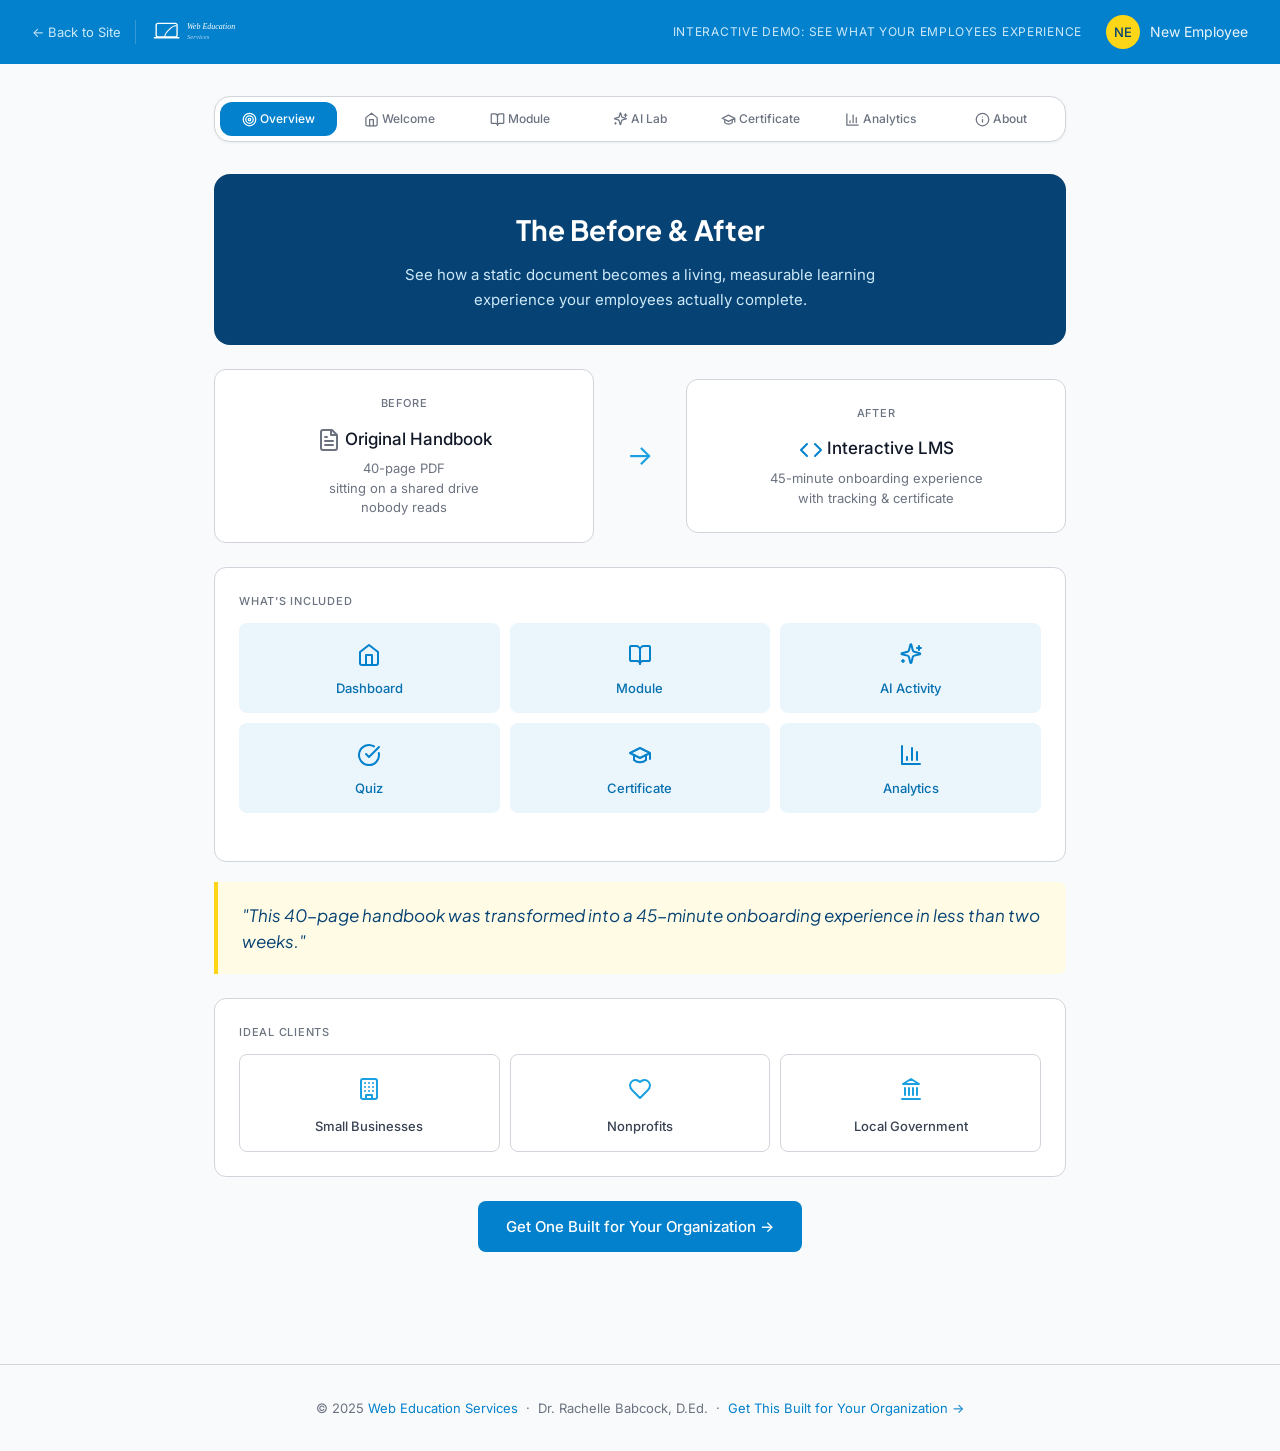
<file: Websites/webeducationservices/demo.html>
<!DOCTYPE html>
<html lang="en">
<head>
<meta charset="UTF-8" />
<meta name="viewport" content="width=device-width, initial-scale=1.0" />
<title>New Employee Success | Web Education Services</title>
<link rel="preconnect" href="https://fonts.googleapis.com" />
<link rel="preconnect" href="https://fonts.gstatic.com" crossorigin />
<link href="https://fonts.googleapis.com/css2?family=Inter:ital,wght@0,400;0,500;0,600;0,700;1,400&family=Plus+Jakarta+Sans:ital,wght@0,500;0,600;0,700;0,800;1,600;1,700&display=swap" rel="stylesheet" />
<style>
*, *::before, *::after { box-sizing: border-box; margin: 0; padding: 0; }
:root {
  /* Brand Blue */
  --blue-900:#064273;--blue-800:#0570B0;--blue-700:#0570B0;--blue-600:#0381CC;--blue-500:#1A9FE0;--blue-400:#1A9FE0;
  --blue-200:#CCE9F9;--blue-100:#CCE9F9;--blue-50:#EBF5FC;
  /* Brand Yellow accent (legacy amber names remapped) */
  --yellow-600:#C9A800;--yellow-500:#FDD618;--yellow-400:#FDE04A;--yellow-100:#FEF6CC;--yellow-50:#FFFBE5;
  --amber-900:#064273;--amber-800:#C9A800;--amber-700:#C9A800;--amber-600:#C9A800;
  --amber-400:#FDD618;--amber-300:#FDD618;--amber-100:#FDE04A;--amber-50:#FFFBE5;
  /* Neutrals */
  --gray-900:#111827;--gray-700:#374151;--gray-600:#4B5563;--gray-500:#6B7280;--gray-400:#9CA3AF;
  --gray-300:#D1D5DB;--gray-200:#E5E7EB;--gray-100:#F3F4F6;--gray-50:#F9FAFB;
  /* Semantic (kept for quiz/analytics feedback) */
  --white:#ffffff;--green-700:#065F46;--green-500:#10B981;--green-50:#ECFDF5;
  --red-700:#991B1B;--red-400:#EF4444;--red-50:#FEF2F2;
  --orange-600:#EA580C;--orange-50:#FFF7ED;--orange-700:#9A3412;
  /* Typography */
  --font-heading:'Plus Jakarta Sans','Segoe UI',Arial,sans-serif;--font-body:'Inter','Segoe UI',Arial,sans-serif;
  --font-sans:'Inter','Segoe UI',Arial,sans-serif;--font-serif:'Plus Jakarta Sans','Segoe UI',Arial,sans-serif;
  --r-sm:6px;--r-md:8px;--r-lg:12px;--r-xl:16px;
}
html { scroll-behavior:smooth; }
body { font-family:var(--font-body);background:var(--gray-50);color:var(--gray-700);min-height:100vh;line-height:1.7;-webkit-font-smoothing:antialiased; }
h1,h2,h3,h4 { font-weight:700; }
.hero h1 { font-weight:800;letter-spacing:-0.01em; }

/* ── ICON SYSTEM ── */
.ico { display:inline-block;vertical-align:middle;flex-shrink:0;width:24px;height:24px; }
.icon-sprite { position:absolute;width:0;height:0;overflow:hidden; }
.stat-icon,.sp-icon,.feat-icon,.client-icon,.why-icon { color:var(--blue-600); }
.feat-item .ico,.tb-label .ico { color:var(--blue-600); }
.tab-btn .ico { width:15px;height:15px; }
.copy-btn .ico,.btn-print .ico,.btn-outline .ico,.reset-btn .ico { width:16px;height:16px; }

/* NAV */
.topnav { background:var(--blue-600);padding:0 2rem;display:flex;align-items:center;justify-content:space-between;height:64px;position:sticky;top:0;z-index:100;box-shadow:0 1px 0 rgba(255,255,255,0.1); }
.nav-left { display:flex;align-items:center;gap:14px; }
.nav-back { font-size:13px;color:var(--blue-100);text-decoration:none;display:flex;align-items:center;gap:6px;transition:color .15s; }
.nav-back:hover { color:var(--amber-300); }
.nav-divider { width:1px;height:24px;background:rgba(255,255,255,0.2); }
.nav-right { display:flex;align-items:center;gap:1.5rem; }
.nav-portal-label { font-size:12px;color:var(--blue-200);letter-spacing:.06em;text-transform:uppercase; }
.nav-user { display:flex;align-items:center;gap:10px;font-size:14px;color:var(--blue-50); }
.nav-avatar { width:34px;height:34px;border-radius:50%;background:var(--amber-300);color:var(--amber-900);display:flex;align-items:center;justify-content:center;font-size:13px;font-weight:500; }

/* LAYOUT */
.page-wrap { max-width:900px;margin:0 auto;padding:2rem 1.5rem 4rem; }

/* TABS */
.tab-strip { display:flex;gap:3px;background:var(--white);border:1px solid var(--gray-300);border-radius:var(--r-xl);padding:5px;margin-bottom:2rem;box-shadow:0 1px 3px rgba(0,0,0,.06); }
.tab-btn { flex:1;padding:9px 6px;font-size:12px;font-weight:500;font-family:var(--font-sans);border:none;background:transparent;border-radius:var(--r-lg);cursor:pointer;color:var(--gray-500);transition:all .18s;text-align:center;line-height:1.3; }
.tab-btn.active { background:var(--blue-600);color:var(--white); }
.tab-btn:hover:not(.active) { background:var(--blue-50);color:var(--blue-800); }
.panel { display:none;animation:fadeUp .25s ease; }
.panel.active { display:block; }
@keyframes fadeUp { from{opacity:0;transform:translateY(8px)} to{opacity:1;transform:translateY(0)} }

/* CARDS */
.card { background:var(--white);border:1px solid var(--gray-300);border-radius:var(--r-lg);padding:1.5rem;margin-bottom:1.25rem; }
.card-label { font-size:11px;font-weight:500;letter-spacing:.07em;text-transform:uppercase;color:var(--gray-500);margin-bottom:.75rem; }

/* DASHBOARD */
.hero { background:var(--blue-600);border-radius:var(--r-xl);padding:2.5rem 2rem;text-align:center;margin-bottom:1.5rem;position:relative;overflow:hidden; }
.hero::before { content:'';position:absolute;top:-40px;right:-40px;width:200px;height:200px;border-radius:50%;background:rgba(255,255,255,.05); }
.hero::after { content:'';position:absolute;bottom:-60px;left:-30px;width:240px;height:240px;border-radius:50%;background:rgba(255,255,255,.04); }
.hero-eyebrow { display:inline-block;font-size:11px;font-weight:500;letter-spacing:.08em;text-transform:uppercase;color:var(--blue-100);background:rgba(255,255,255,.12);padding:4px 14px;border-radius:20px;margin-bottom:1rem; }
.hero h1 { font-family:var(--font-serif);font-size:32px;color:var(--white);margin-bottom:.75rem;line-height:1.2;position:relative;z-index:1; }
.hero p { font-size:15px;color:var(--blue-100);max-width:460px;margin:0 auto 1.75rem;line-height:1.65;position:relative;z-index:1; }
.btn-primary { display:inline-block;padding:12px 32px;background:var(--amber-300);color:var(--amber-900);border-radius:var(--r-md);font-size:15px;font-weight:500;font-family:var(--font-sans);cursor:pointer;border:none;transition:background .15s,transform .1s;position:relative;z-index:1; }
.btn-primary:hover { background:var(--amber-100); }
.btn-primary:active { transform:scale(.98); }
.dash-grid { display:grid;grid-template-columns:1fr 1fr;gap:1.25rem;margin-bottom:1.25rem; }
.check-list { list-style:none; }
.check-list li { display:flex;align-items:center;gap:10px;font-size:14px;padding:6px 0;color:var(--gray-700);border-bottom:1px solid var(--gray-100); }
.check-list li:last-child { border-bottom:none; }
.check-icon { color:var(--blue-600);font-size:16px;flex-shrink:0; }
.time-big { font-size:48px;font-weight:500;color:var(--blue-600);line-height:1;margin-bottom:4px; }
.time-unit { font-size:14px;color:var(--gray-500);margin-bottom:1.5rem; }
.progress-list { list-style:none; }
.progress-list li { display:flex;align-items:center;gap:12px;font-size:14px;padding:7px 0;color:var(--gray-500);border-bottom:1px solid var(--gray-100); }
.progress-list li:last-child { border-bottom:none; }
.p-dot { width:20px;height:20px;border-radius:50%;border:2px solid var(--gray-300);display:flex;align-items:center;justify-content:center;flex-shrink:0;font-size:10px; }
.p-dot.active { background:var(--amber-300);border-color:var(--amber-400); }
.p-dot.done { background:var(--blue-50);border-color:var(--blue-400);color:var(--blue-600);font-size:11px; }
.tip-box { background:var(--amber-50);border-left:4px solid var(--amber-300);border-radius:0 var(--r-md) var(--r-md) 0;padding:1rem 1.25rem;font-size:15px;font-style:italic;color:var(--amber-800);line-height:1.65;margin-bottom:1.5rem; }

/* MODULE */
.mod-header { display:flex;align-items:center;gap:12px;margin-bottom:1.75rem;padding-bottom:1.25rem;border-bottom:1px solid var(--gray-300); }
.mod-badge { padding:5px 14px;font-size:12px;font-weight:500;border-radius:20px;background:var(--blue-50);color:var(--blue-800);white-space:nowrap; }
.mod-header h2 { font-size:22px;font-weight:500; }
.obj-list { list-style:none; }
.obj-list li { display:flex;align-items:flex-start;gap:10px;font-size:15px;padding:7px 0;color:var(--gray-700);line-height:1.5;border-bottom:1px solid var(--gray-100); }
.obj-list li:last-child { border-bottom:none; }
.obj-arrow { color:var(--blue-400);flex-shrink:0;margin-top:2px; }
.why-grid { display:grid;grid-template-columns:repeat(4,1fr);gap:10px; }
.why-item { background:var(--blue-50);border-radius:var(--r-md);padding:14px 10px;text-align:center;font-size:13px;font-weight:500;color:var(--blue-800); }
.why-icon { font-size:22px;color:var(--blue-600);margin-bottom:8px;display:block; }
.scenario-label { font-size:11px;font-weight:500;letter-spacing:.07em;text-transform:uppercase;color:var(--blue-400);margin-bottom:6px; }
.scenario-title { font-size:18px;font-weight:500;margin-bottom:8px; }
.scenario-p { font-size:15px;color:var(--gray-500);line-height:1.65;margin-bottom:1rem; }
.scenario-q { font-size:15px;font-weight:500;margin-bottom:.75rem; }
.choice-list { list-style:none; }
.choice-item { display:flex;align-items:center;gap:12px;font-size:15px;padding:12px 16px;border-radius:var(--r-md);cursor:pointer;border:1.5px solid var(--gray-300);margin-bottom:8px;transition:all .15s;color:var(--gray-700);background:var(--white); }
.choice-item:hover { border-color:var(--blue-400);background:var(--blue-50); }
.choice-item.correct { background:var(--green-50);border-color:var(--green-500);color:var(--green-700); }
.choice-item.wrong { background:var(--red-50);border-color:var(--red-400);color:var(--red-700); }
.radio-ring { width:18px;height:18px;border-radius:50%;border:2px solid var(--blue-400);flex-shrink:0; }
.feedback-box { display:none;margin-top:1rem;padding:14px 16px;border-radius:var(--r-md);font-size:14px;line-height:1.6; }
.feedback-box.show { display:block; }
.feedback-box.correct { background:var(--green-50);color:var(--green-700);border:1px solid var(--green-500); }
.feedback-box.wrong { background:var(--red-50);color:var(--red-700);border:1px solid var(--red-400); }
.kc-item { display:flex;align-items:center;gap:12px;font-size:15px;padding:12px 16px;border-radius:var(--r-md);cursor:pointer;border:1.5px solid var(--gray-300);margin-bottom:8px;transition:all .15s;color:var(--gray-700);background:var(--white); }
.kc-item:hover { border-color:var(--blue-400);background:var(--blue-50); }
.kc-item.correct { background:var(--green-50);border-color:var(--green-500);color:var(--green-700); }
.kc-item.wrong { background:var(--red-50);border-color:var(--red-400);color:var(--red-700); }
.kc-letter { width:28px;height:28px;border-radius:var(--r-sm);background:var(--blue-50);color:var(--blue-800);display:flex;align-items:center;justify-content:center;font-size:13px;font-weight:500;flex-shrink:0; }
.drag-grid { display:grid;grid-template-columns:1fr 1fr;gap:16px; }
.drop-zone { border:2px dashed var(--gray-300);border-radius:var(--r-lg);padding:14px;min-height:180px;transition:border-color .15s; }
.drop-zone.respect { border-color:var(--green-500); }
.drop-zone.not-respect { border-color:var(--red-400); }
.drop-zone h4 { font-size:12px;font-weight:500;letter-spacing:.06em;text-transform:uppercase;margin-bottom:10px; }
.drop-zone.respect h4 { color:#059669; }
.drop-zone.not-respect h4 { color:#DC2626; }
.drag-item { display:flex;align-items:center;gap:8px;font-size:13px;padding:8px 12px;background:var(--white);border:1px solid var(--gray-300);border-radius:var(--r-sm);margin-bottom:6px;cursor:grab;user-select:none;transition:opacity .15s;color:var(--gray-700); }
.drag-item:active { cursor:grabbing;opacity:.6; }
.drag-grip { color:var(--gray-300);font-size:13px; }
.drag-item.placed-correct { border-left:3px solid var(--green-500); }
.drag-item.placed-wrong { border-left:3px solid var(--red-400); }
.drag-source { display:flex;flex-wrap:wrap;gap:8px;margin-top:14px; }
.reflect-area { width:100%;padding:12px 14px;font-size:15px;border:1.5px solid var(--gray-300);border-radius:var(--r-md);font-family:var(--font-sans);color:var(--gray-900);background:var(--gray-50);resize:vertical;min-height:90px;transition:border-color .15s;margin-top:10px; }
.reflect-area:focus { outline:none;border-color:var(--blue-400); }

/* AI LAB */
.ai-hero { background:var(--blue-600);border-radius:var(--r-xl);padding:1.75rem;margin-bottom:1.25rem; }
.ai-hero-badge { display:inline-block;font-size:11px;font-weight:500;letter-spacing:.07em;text-transform:uppercase;background:var(--amber-300);color:var(--amber-900);padding:4px 12px;border-radius:20px;margin-bottom:.75rem; }
.ai-hero h2 { font-family:var(--font-serif);font-size:26px;color:var(--white);margin-bottom:.5rem; }
.ai-hero p { font-size:14px;color:var(--blue-100);line-height:1.6; }
.prompt-display { background:var(--gray-50);border:1px solid var(--gray-300);border-radius:var(--r-md);padding:1.25rem;font-size:14px;line-height:1.75;color:var(--gray-700);white-space:pre-wrap;margin-bottom:1rem; }
.copy-btn { display:inline-flex;align-items:center;gap:8px;font-size:14px;font-family:var(--font-sans);padding:10px 20px;border:1.5px solid var(--blue-400);border-radius:var(--r-md);background:transparent;cursor:pointer;color:var(--blue-600);transition:all .15s; }
.copy-btn:hover { background:var(--blue-50); }
.copy-btn.copied { color:#059669;border-color:#10B981; }
.rq-list { list-style:none; }
.rq-item { display:flex;align-items:flex-start;gap:12px;font-size:15px;padding:10px 0;border-bottom:1px solid var(--gray-100);color:var(--gray-700);line-height:1.5; }
.rq-item:last-child { border-bottom:none; }
.rq-num { width:24px;height:24px;border-radius:50%;background:var(--amber-50);color:var(--amber-800);font-size:12px;font-weight:500;display:flex;align-items:center;justify-content:center;flex-shrink:0;margin-top:1px; }

/* CERTIFICATE */
.cert-outer { background:var(--white);border:3px solid var(--blue-600);border-radius:var(--r-xl);padding:3rem 2.5rem;text-align:center;position:relative;max-width:680px;margin:0 auto 1.5rem; }
.cert-corner { position:absolute;width:50px;height:50px;border-color:var(--amber-300);border-style:solid;opacity:.7; }
.cert-corner.tl { top:14px;left:14px;border-width:3px 0 0 3px; }
.cert-corner.tr { top:14px;right:14px;border-width:3px 3px 0 0; }
.cert-corner.bl { bottom:14px;left:14px;border-width:0 0 3px 3px; }
.cert-corner.br { bottom:14px;right:14px;border-width:0 3px 3px 0; }
.cert-eyebrow { font-size:11px;letter-spacing:.14em;text-transform:uppercase;color:var(--gray-500);margin-bottom:4px; }
.cert-org { font-size:16px;font-weight:500;color:var(--blue-600);letter-spacing:.05em;margin-bottom:1rem; }
.cert-rule { width:80px;height:3px;background:var(--amber-300);margin:0 auto 1.25rem;border-radius:2px; }
.cert-sub { font-size:14px;color:var(--gray-500);margin-bottom:6px; }
.cert-title { font-family:var(--font-serif);font-size:26px;color:var(--gray-900);margin-bottom:1.25rem; }
.cert-name-input { font-family:var(--font-serif);font-size:28px;color:var(--blue-900);border:none;border-bottom:2px solid var(--blue-400);background:transparent;text-align:center;width:300px;padding:4px 8px;margin-bottom:1.5rem;display:block;margin-left:auto;margin-right:auto; }
.cert-name-input:focus { outline:none;border-bottom-color:var(--amber-300); }
.cert-competencies { display:inline-grid;grid-template-columns:auto auto;gap:6px 2rem;text-align:left;margin-bottom:1.5rem; }
.cert-comp { font-size:14px;color:var(--gray-600);display:flex;align-items:center;gap:8px; }
.cert-check { color:var(--blue-600);font-size:15px; }
.cert-sig-row { display:grid;grid-template-columns:repeat(3,1fr);gap:1.5rem;margin-top:2rem;padding-top:1.5rem;border-top:1px solid var(--gray-300); }
.cert-sig { text-align:center; }
.cert-sig-line { height:30px;border-bottom:1.5px solid var(--blue-400);margin-bottom:6px; }
.cert-sig input { width:100%;border:none;background:transparent;font-family:var(--font-serif);font-size:16px;text-align:center;color:var(--gray-900);padding:4px; }
.cert-sig input:focus { outline:none; }
.cert-sig-label { font-size:11px;letter-spacing:.07em;text-transform:uppercase;color:var(--gray-500); }
.btn-print { display:inline-flex;align-items:center;gap:8px;padding:12px 28px;background:var(--blue-600);color:var(--white);border:none;border-radius:var(--r-md);font-size:15px;font-weight:500;font-family:var(--font-sans);cursor:pointer;transition:background .15s;margin-right:10px; }
.btn-print:hover { background:var(--blue-800); }
.btn-outline { display:inline-flex;align-items:center;gap:8px;padding:12px 28px;background:transparent;color:var(--blue-600);border:1.5px solid var(--blue-400);border-radius:var(--r-md);font-size:15px;font-weight:500;font-family:var(--font-sans);cursor:pointer;transition:all .15s; }
.btn-outline:hover { background:var(--blue-50); }

/* PORTFOLIO */
.portfolio-hero { background:var(--blue-900);border-radius:var(--r-xl);padding:2rem;margin-bottom:1.5rem;text-align:center; }
.portfolio-hero h2 { font-family:var(--font-serif);font-size:28px;color:var(--white);margin-bottom:.5rem; }
.portfolio-hero p { font-size:15px;color:var(--blue-200);max-width:480px;margin:0 auto; }
.ba-flow { display:grid;grid-template-columns:1fr 60px 1fr;gap:16px;align-items:center;margin-bottom:1.5rem; }
.ba-card { background:var(--white);border:1px solid var(--gray-300);border-radius:var(--r-lg);padding:1.5rem;text-align:center; }
.ba-card h4 { font-size:11px;font-weight:500;letter-spacing:.07em;text-transform:uppercase;color:var(--gray-500);margin-bottom:.75rem; }
.ba-big { font-size:17px;font-weight:500;color:var(--gray-900);margin-bottom:6px; }
.ba-sm { font-size:13px;color:var(--gray-500);line-height:1.5; }
.ba-arrow { text-align:center;font-size:28px;color:var(--blue-400); }
.feature-grid { display:grid;grid-template-columns:repeat(3,1fr);gap:10px;margin-bottom:1.5rem; }
.feat-item { background:var(--blue-50);border-radius:var(--r-md);padding:14px 10px;text-align:center;font-size:13px;font-weight:500;color:var(--blue-800); }
.feat-icon { font-size:20px;color:var(--blue-600);margin-bottom:6px;display:block; }
.tagline-pull { background:var(--amber-50);border-left:4px solid var(--amber-300);border-radius:0 var(--r-md) var(--r-md) 0;padding:1.25rem 1.5rem;font-size:17px;font-style:italic;font-family:var(--font-serif);color:var(--amber-900);line-height:1.55;margin-bottom:1.5rem; }
.client-grid { display:grid;grid-template-columns:repeat(3,1fr);gap:10px; }
.client-chip { background:var(--white);border:1px solid var(--gray-300);border-radius:var(--r-md);padding:14px 12px;font-size:13px;font-weight:500;color:var(--gray-700);text-align:center;display:flex;flex-direction:column;align-items:center;gap:8px; }
.client-icon { font-size:22px;color:var(--blue-400); }

/* ANALYTICS */
.analytics-hero { background:var(--blue-900);border-radius:var(--r-xl);padding:2rem;margin-bottom:1.5rem;display:flex;align-items:center;justify-content:space-between;gap:1rem; }
.analytics-hero-text h2 { font-family:var(--font-serif);font-size:26px;color:var(--white);margin-bottom:.35rem; }
.analytics-hero-text p { font-size:14px;color:var(--blue-200); }
.analytics-hero-badge { background:rgba(255,255,255,.1);border:1px solid rgba(255,255,255,.2);border-radius:var(--r-lg);padding:1rem 1.5rem;text-align:center;flex-shrink:0; }
.analytics-hero-badge .big-pct { font-size:40px;font-weight:500;color:var(--white);line-height:1; }
.analytics-hero-badge .pct-label { font-size:12px;color:var(--blue-200);margin-top:4px; }
.stat-row { display:grid;grid-template-columns:repeat(4,1fr);gap:12px;margin-bottom:1.25rem; }
.stat-card { background:var(--white);border:1px solid var(--gray-300);border-radius:var(--r-lg);padding:1.25rem;text-align:center; }
.stat-icon { font-size:22px;margin-bottom:8px; }
.stat-val { font-size:26px;font-weight:500;color:var(--blue-600);line-height:1;margin-bottom:4px; }
.stat-lbl { font-size:12px;color:var(--gray-500); }
.section-progress-list { list-style:none; }
.sp-row { display:flex;align-items:center;gap:12px;padding:10px 0;border-bottom:1px solid var(--gray-100); }
.sp-row:last-child { border-bottom:none; }
.sp-icon { font-size:18px;flex-shrink:0;width:28px;text-align:center; }
.sp-label { font-size:14px;font-weight:500;color:var(--gray-700);width:140px;flex-shrink:0; }
.sp-bar-wrap { flex:1;height:10px;background:var(--gray-100);border-radius:10px;overflow:hidden; }
.sp-bar { height:100%;border-radius:10px;transition:width 1s cubic-bezier(.4,0,.2,1); }
.sp-bar.complete { background:var(--green-500); }
.sp-bar.partial { background:var(--amber-300); }
.sp-bar.zero { background:var(--gray-200); }
.sp-time { font-size:13px;color:var(--gray-500);width:60px;text-align:right;flex-shrink:0; }
.sp-status { font-size:12px;font-weight:500;width:80px;text-align:right;flex-shrink:0; }
.sp-status.done { color:var(--green-700); }
.sp-status.partial { color:var(--amber-600); }
.sp-status.todo { color:var(--gray-400); }
.time-bar-list { list-style:none; }
.tb-row { display:flex;align-items:center;gap:12px;padding:10px 0;border-bottom:1px solid var(--gray-100); }
.tb-row:last-child { border-bottom:none; }
.tb-label { font-size:14px;color:var(--gray-700);width:160px;flex-shrink:0; }
.tb-bar-wrap { flex:1;height:14px;background:var(--gray-100);border-radius:10px;overflow:hidden; }
.tb-bar { height:100%;border-radius:10px;background:var(--blue-400);transition:width 1s cubic-bezier(.4,0,.2,1); }
.tb-bar.slow { background:var(--amber-300); }
.tb-val { font-size:13px;font-weight:500;color:var(--gray-700);width:55px;text-align:right;flex-shrink:0; }
.struggle-grid { display:grid;grid-template-columns:1fr 1fr;gap:12px; }
.struggle-card { border-radius:var(--r-lg);padding:1.25rem;border:1px solid; }
.struggle-card.warn { background:var(--orange-50);border-color:#FED7AA;color:var(--orange-700); }
.struggle-card.ok { background:var(--green-50);border-color:#A7F3D0;color:var(--green-700); }
.struggle-card.info { background:var(--blue-50);border-color:var(--blue-100);color:var(--blue-800); }
.struggle-card h4 { font-size:13px;font-weight:500;margin-bottom:.5rem;display:flex;align-items:center;gap:6px; }
.struggle-card p { font-size:13px;line-height:1.55;opacity:.85; }
.quiz-grid { display:grid;grid-template-columns:1fr 1fr;gap:16px; }
.quiz-donut-wrap { display:flex;align-items:center;justify-content:center;flex-direction:column;gap:8px; }
.donut-svg { transform:rotate(-90deg); }
.donut-label { font-size:22px;font-weight:500;color:var(--blue-600); }
.donut-sub { font-size:12px;color:var(--gray-500); }
.attempt-list { list-style:none;flex:1; }
.attempt-row { display:flex;align-items:center;gap:10px;font-size:14px;padding:8px 0;border-bottom:1px solid var(--gray-100);color:var(--gray-700); }
.attempt-row:last-child { border-bottom:none; }
.attempt-badge { font-size:11px;font-weight:500;padding:2px 8px;border-radius:20px;flex-shrink:0; }
.attempt-badge.pass { background:var(--green-50);color:var(--green-700);border:1px solid #A7F3D0; }
.attempt-badge.fail { background:var(--red-50);color:var(--red-700);border:1px solid #FECACA; }
.reset-btn { display:inline-flex;align-items:center;gap:6px;font-size:13px;padding:8px 16px;border:1px solid var(--gray-300);border-radius:var(--r-md);background:transparent;cursor:pointer;color:var(--gray-500);font-family:var(--font-sans);transition:all .15s; }
.reset-btn:hover { border-color:var(--red-400);color:var(--red-700);background:var(--red-50); }

/* FOOTER */
.page-footer { text-align:center;padding:2rem;font-size:13px;color:var(--gray-500);border-top:1px solid var(--gray-300);margin-top:3rem; }
.page-footer a { color:var(--blue-600);text-decoration:none; }
.page-footer a:hover { color:var(--amber-600); }

@media print {
  .topnav,.tab-strip,.page-footer,.btn-print,.btn-outline { display:none!important; }
  body { background:white; }
  .panel { display:block!important; }
  #panel-dashboard,#panel-module,#panel-ailab,#panel-portfolio,#panel-analytics,#panel-about { display:none!important; }
  #panel-cert { display:block!important; }
}
</style>
</head>
<body>

<!-- ICON SPRITE (stroke-based, brand-colored via currentColor) -->
<svg class="icon-sprite" aria-hidden="true" xmlns="http://www.w3.org/2000/svg">
  <symbol id="i-target" viewBox="0 0 24 24" fill="none" stroke="currentColor" stroke-width="2" stroke-linecap="round" stroke-linejoin="round"><circle cx="12" cy="12" r="10"/><circle cx="12" cy="12" r="6"/><circle cx="12" cy="12" r="2"/></symbol>
  <symbol id="i-home" viewBox="0 0 24 24" fill="none" stroke="currentColor" stroke-width="2" stroke-linecap="round" stroke-linejoin="round"><path d="m3 9 9-7 9 7v11a2 2 0 0 1-2 2H5a2 2 0 0 1-2-2z"/><polyline points="9 22 9 12 15 12 15 22"/></symbol>
  <symbol id="i-book" viewBox="0 0 24 24" fill="none" stroke="currentColor" stroke-width="2" stroke-linecap="round" stroke-linejoin="round"><path d="M12 7v14"/><path d="M3 18a1 1 0 0 1-1-1V4a1 1 0 0 1 1-1h5a4 4 0 0 1 4 4 4 4 0 0 1 4-4h5a1 1 0 0 1 1 1v13a1 1 0 0 1-1 1h-6a3 3 0 0 0-3 3 3 3 0 0 0-3-3z"/></symbol>
  <symbol id="i-spark" viewBox="0 0 24 24" fill="none" stroke="currentColor" stroke-width="2" stroke-linecap="round" stroke-linejoin="round"><path d="M9.94 14.06A2 2 0 0 0 8.5 12.62l-5.62-1.45a.5.5 0 0 1 0-.96L8.5 8.76a2 2 0 0 0 1.44-1.44l1.45-5.62a.5.5 0 0 1 .96 0l1.45 5.62a2 2 0 0 0 1.44 1.44l5.62 1.45a.5.5 0 0 1 0 .96l-5.62 1.45a2 2 0 0 0-1.44 1.44l-1.45 5.62a.5.5 0 0 1-.96 0z"/><path d="M20 3v4M22 5h-4M4 17v2M5 18H3"/></symbol>
  <symbol id="i-grad" viewBox="0 0 24 24" fill="none" stroke="currentColor" stroke-width="2" stroke-linecap="round" stroke-linejoin="round"><path d="M22 10v6M2 10l10-5 10 5-10 5z"/><path d="M6 12v5c3 3 9 3 12 0v-5"/></symbol>
  <symbol id="i-chart" viewBox="0 0 24 24" fill="none" stroke="currentColor" stroke-width="2" stroke-linecap="round" stroke-linejoin="round"><path d="M3 3v18h18"/><path d="M18 17V9"/><path d="M13 17V5"/><path d="M8 17v-3"/></symbol>
  <symbol id="i-info" viewBox="0 0 24 24" fill="none" stroke="currentColor" stroke-width="2" stroke-linecap="round" stroke-linejoin="round"><circle cx="12" cy="12" r="10"/><path d="M12 16v-4"/><path d="M12 8h.01"/></symbol>
  <symbol id="i-eye" viewBox="0 0 24 24" fill="none" stroke="currentColor" stroke-width="2" stroke-linecap="round" stroke-linejoin="round"><path d="M2.06 12.35a1 1 0 0 1 0-.7 10.94 10.94 0 0 1 19.88 0 1 1 0 0 1 0 .7 10.94 10.94 0 0 1-19.88 0"/><circle cx="12" cy="12" r="3"/></symbol>
  <symbol id="i-shield" viewBox="0 0 24 24" fill="none" stroke="currentColor" stroke-width="2" stroke-linecap="round" stroke-linejoin="round"><path d="M20 13c0 5-3.5 7.5-7.66 8.95a1 1 0 0 1-.67-.01C7.5 20.5 4 18 4 13V6a1 1 0 0 1 1-1c2 0 4.5-1.2 6.24-2.72a1.17 1.17 0 0 1 1.52 0C14.51 3.81 17 5 19 5a1 1 0 0 1 1 1z"/><path d="m9 12 2 2 4-4"/></symbol>
  <symbol id="i-users" viewBox="0 0 24 24" fill="none" stroke="currentColor" stroke-width="2" stroke-linecap="round" stroke-linejoin="round"><path d="M16 21v-2a4 4 0 0 0-4-4H6a4 4 0 0 0-4 4v2"/><circle cx="9" cy="7" r="4"/><path d="M22 21v-2a4 4 0 0 0-3-3.87"/><path d="M16 3.13a4 4 0 0 1 0 7.75"/></symbol>
  <symbol id="i-heart" viewBox="0 0 24 24" fill="none" stroke="currentColor" stroke-width="2" stroke-linecap="round" stroke-linejoin="round"><path d="M19 14c1.49-1.46 3-3.21 3-5.5A5.5 5.5 0 0 0 16.5 3c-1.76 0-3 .5-4.5 2-1.5-1.5-2.74-2-4.5-2A5.5 5.5 0 0 0 2 8.5c0 2.29 1.51 4.04 3 5.5l7 7Z"/></symbol>
  <symbol id="i-briefcase" viewBox="0 0 24 24" fill="none" stroke="currentColor" stroke-width="2" stroke-linecap="round" stroke-linejoin="round"><path d="M16 20V4a2 2 0 0 0-2-2h-4a2 2 0 0 0-2 2v16"/><rect width="20" height="14" x="2" y="6" rx="2"/></symbol>
  <symbol id="i-check-circle" viewBox="0 0 24 24" fill="none" stroke="currentColor" stroke-width="2" stroke-linecap="round" stroke-linejoin="round"><path d="M21.801 10A10 10 0 1 1 17 3.335"/><path d="m9 11 3 3L22 4"/></symbol>
  <symbol id="i-x-circle" viewBox="0 0 24 24" fill="none" stroke="currentColor" stroke-width="2" stroke-linecap="round" stroke-linejoin="round"><circle cx="12" cy="12" r="10"/><path d="m15 9-6 6"/><path d="m9 9 6 6"/></symbol>
  <symbol id="i-clip" viewBox="0 0 24 24" fill="none" stroke="currentColor" stroke-width="2" stroke-linecap="round" stroke-linejoin="round"><rect width="8" height="4" x="8" y="2" rx="1" ry="1"/><path d="M16 4h2a2 2 0 0 1 2 2v14a2 2 0 0 1-2 2H6a2 2 0 0 1-2-2V6a2 2 0 0 1 2-2h2"/></symbol>
  <symbol id="i-printer" viewBox="0 0 24 24" fill="none" stroke="currentColor" stroke-width="2" stroke-linecap="round" stroke-linejoin="round"><path d="M6 18H4a2 2 0 0 1-2-2v-5a2 2 0 0 1 2-2h16a2 2 0 0 1 2 2v5a2 2 0 0 1-2 2h-2"/><path d="M6 9V2h12v7"/><rect width="12" height="8" x="6" y="14"/></symbol>
  <symbol id="i-download" viewBox="0 0 24 24" fill="none" stroke="currentColor" stroke-width="2" stroke-linecap="round" stroke-linejoin="round"><path d="M21 15v4a2 2 0 0 1-2 2H5a2 2 0 0 1-2-2v-4"/><polyline points="7 10 12 15 17 10"/><line x1="12" x2="12" y1="15" y2="3"/></symbol>
  <symbol id="i-file" viewBox="0 0 24 24" fill="none" stroke="currentColor" stroke-width="2" stroke-linecap="round" stroke-linejoin="round"><path d="M15 2H6a2 2 0 0 0-2 2v16a2 2 0 0 0 2 2h12a2 2 0 0 0 2-2V7Z"/><path d="M14 2v5h5"/><path d="M10 9H8"/><path d="M16 13H8"/><path d="M16 17H8"/></symbol>
  <symbol id="i-code" viewBox="0 0 24 24" fill="none" stroke="currentColor" stroke-width="2" stroke-linecap="round" stroke-linejoin="round"><polyline points="16 18 22 12 16 6"/><polyline points="8 6 2 12 8 18"/></symbol>
  <symbol id="i-device" viewBox="0 0 24 24" fill="none" stroke="currentColor" stroke-width="2" stroke-linecap="round" stroke-linejoin="round"><rect width="14" height="20" x="5" y="2" rx="2" ry="2"/><path d="M12 18h.01"/></symbol>
  <symbol id="i-building" viewBox="0 0 24 24" fill="none" stroke="currentColor" stroke-width="2" stroke-linecap="round" stroke-linejoin="round"><rect width="16" height="20" x="4" y="2" rx="2"/><path d="M9 22v-4h6v4"/><path d="M8 6h.01M16 6h.01M12 6h.01M12 10h.01M12 14h.01M16 10h.01M16 14h.01M8 10h.01M8 14h.01"/></symbol>
  <symbol id="i-landmark" viewBox="0 0 24 24" fill="none" stroke="currentColor" stroke-width="2" stroke-linecap="round" stroke-linejoin="round"><line x1="3" x2="21" y1="22" y2="22"/><line x1="6" x2="6" y1="18" y2="11"/><line x1="10" x2="10" y1="18" y2="11"/><line x1="14" x2="14" y1="18" y2="11"/><line x1="18" x2="18" y1="18" y2="11"/><polygon points="12 2 20 7 4 7"/></symbol>
  <symbol id="i-clock" viewBox="0 0 24 24" fill="none" stroke="currentColor" stroke-width="2" stroke-linecap="round" stroke-linejoin="round"><circle cx="12" cy="12" r="10"/><polyline points="12 6 12 12 16 14"/></symbol>
  <symbol id="i-zap" viewBox="0 0 24 24" fill="none" stroke="currentColor" stroke-width="2" stroke-linecap="round" stroke-linejoin="round"><path d="M4 14a1 1 0 0 1-.78-1.63l9.9-10.2a.5.5 0 0 1 .86.46l-1.92 6.02A1 1 0 0 0 13 10h7a1 1 0 0 1 .78 1.63l-9.9 10.2a.5.5 0 0 1-.86-.46l1.92-6.02A1 1 0 0 0 11 14z"/></symbol>
  <symbol id="i-trash" viewBox="0 0 24 24" fill="none" stroke="currentColor" stroke-width="2" stroke-linecap="round" stroke-linejoin="round"><path d="M3 6h18"/><path d="M19 6v14a2 2 0 0 1-2 2H7a2 2 0 0 1-2-2V6m3 0V4a2 2 0 0 1 2-2h4a2 2 0 0 1 2 2v2"/><line x1="10" x2="10" y1="11" y2="17"/><line x1="14" x2="14" y1="11" y2="17"/></symbol>
  <symbol id="i-clipboard-x" viewBox="0 0 24 24" fill="none" stroke="currentColor" stroke-width="2" stroke-linecap="round" stroke-linejoin="round"><rect width="8" height="4" x="8" y="2" rx="1" ry="1"/><path d="M16 4h2a2 2 0 0 1 2 2v14a2 2 0 0 1-2 2H6a2 2 0 0 1-2-2V6a2 2 0 0 1 2-2h2"/></symbol>
  <symbol id="i-bulb" viewBox="0 0 24 24" fill="none" stroke="currentColor" stroke-width="2" stroke-linecap="round" stroke-linejoin="round"><path d="M15 14c.2-1 .7-1.7 1.5-2.5 1-.9 1.5-2.2 1.5-3.5A6 6 0 0 0 6 8c0 1 .2 2.2 1.5 3.5.7.7 1.3 1.5 1.5 2.5"/><path d="M9 18h6"/><path d="M10 22h4"/></symbol>
  <symbol id="i-alert" viewBox="0 0 24 24" fill="none" stroke="currentColor" stroke-width="2" stroke-linecap="round" stroke-linejoin="round"><path d="m21.73 18-8-14a2 2 0 0 0-3.48 0l-8 14A2 2 0 0 0 4 21h16a2 2 0 0 0 1.73-3Z"/><path d="M12 9v4"/><path d="M12 17h.01"/></symbol>
  <symbol id="i-shuffle" viewBox="0 0 24 24" fill="none" stroke="currentColor" stroke-width="2" stroke-linecap="round" stroke-linejoin="round"><path d="M2 18h1.4c1.3 0 2.5-.6 3.3-1.7l6.1-8.6c.7-1.1 2-1.7 3.3-1.7H22"/><path d="m18 2 4 4-4 4"/><path d="M2 6h1.9c1.5 0 2.9.9 3.6 2.2"/><path d="M22 18h-5.9c-1.3 0-2.6-.7-3.3-1.8l-.5-.8"/><path d="m18 14 4 4-4 4"/></symbol>
  <symbol id="i-pen" viewBox="0 0 24 24" fill="none" stroke="currentColor" stroke-width="2" stroke-linecap="round" stroke-linejoin="round"><path d="M12 20h9"/><path d="M16.5 3.5a2.12 2.12 0 0 1 3 3L7 19l-4 1 1-4Z"/></symbol>
</svg>

<nav class="topnav">
  <div class="nav-left">
    <a href="index.html" class="nav-back">← Back to Site</a>
    <div class="nav-divider"></div>
    <svg width="160" height="36" viewBox="0 0 260 56" xmlns="http://www.w3.org/2000/svg">
      <rect x="10" y="14" width="34" height="22" rx="3" fill="none" stroke="white" stroke-width="2.2"/>
      <rect x="6" y="36" width="42" height="2.5" rx="1.2" fill="white"/>
      <path d="M24 36 C24 28 38 17 42 18" stroke="white" stroke-width="1.8" fill="none" stroke-linecap="round"/>
      <text x="60" y="23" font-family="Georgia,serif" font-size="13" fill="white" font-style="italic">Web Education</text>
      <text x="60" y="39" font-family="Georgia,serif" font-size="11" fill="#B5D4F4" font-style="italic">Services</text>
    </svg>
  </div>
  <div class="nav-right">
    <div class="nav-portal-label">Interactive Demo: See What Your Employees Experience</div>
    <div class="nav-user">
      <div class="nav-avatar">NE</div>
      <span>New Employee</span>
    </div>
  </div>
</nav>

<div class="page-wrap">

  <nav class="tab-strip" role="tablist">
    <button class="tab-btn active" onclick="showTab('portfolio')" role="tab"><svg class="ico"><use href="#i-target"/></svg> Overview</button>
    <button class="tab-btn" onclick="showTab('dashboard')" role="tab"><svg class="ico"><use href="#i-home"/></svg> Welcome</button>
    <button class="tab-btn" onclick="showTab('module')" role="tab"><svg class="ico"><use href="#i-book"/></svg> Module</button>
    <button class="tab-btn" onclick="showTab('ailab')" role="tab"><svg class="ico"><use href="#i-spark"/></svg> AI Lab</button>
    <button class="tab-btn" onclick="showTab('cert')" role="tab"><svg class="ico"><use href="#i-grad"/></svg> Certificate</button>
    <button class="tab-btn" onclick="showTab('analytics')" role="tab"><svg class="ico"><use href="#i-chart"/></svg> Analytics</button>
    <button class="tab-btn" onclick="showTab('about')" role="tab"><svg class="ico"><use href="#i-info"/></svg> About</button>
  </nav>

  <!-- ═══ DASHBOARD ═══ -->
  <div id="panel-dashboard" class="panel">

    <!-- Demo notice banner -->
    <div style="background:var(--amber-50);border:1px solid var(--amber-100);border-radius:var(--r-lg);padding:1rem 1.5rem;margin-bottom:1.5rem;display:flex;align-items:center;gap:14px;">
      <div style="flex-shrink:0;color:var(--blue-600);"><svg class="ico" width="22" height="22"><use href="#i-eye"/></svg></div>
      <div>
        <div style="font-size:13px;font-weight:500;color:var(--amber-900);margin-bottom:3px;">You're viewing a live demo. This is what your employees see.</div>
        <div style="font-size:13px;color:var(--amber-800);line-height:1.55;">Click through every tab to experience the full program: an interactive module, AI coaching activity, completion certificate, and real-time analytics dashboard. <a href="index.html#contact" style="color:var(--blue-600);font-weight:500;text-decoration:none;">Want one built for your organization? →</a></div>
      </div>
    </div>

    <div class="hero">
      <div class="hero-eyebrow">Sample Onboarding Program</div>
      <h1>Welcome to [Your Company Name]!</h1>
      <p>This is an example of what your new employees experience from day one: an engaging, trackable onboarding program built from your existing handbook or policy documents.</p>
      <button class="btn-primary" onclick="showTab('module')">Explore the Module →</button>
    </div>
    <div class="dash-grid">
      <div class="card">
        <div class="card-label">What employees learn</div>
        <ul class="check-list">
          <li><span class="check-icon">✓</span> Company values &amp; culture</li>
          <li><span class="check-icon">✓</span> Workplace expectations</li>
          <li><span class="check-icon">✓</span> Respectful workplace practices</li>
          <li><span class="check-icon">✓</span> Safety &amp; security policies</li>
          <li><span class="check-icon">✓</span> Benefits &amp; resources</li>
        </ul>
      </div>
      <div class="card">
        <div class="card-label">Estimated completion time</div>
        <div class="time-big">45</div>
        <div class="time-unit">minutes total</div>
        <div class="card-label">Program progress tracker</div>
        <ul class="progress-list" id="dash-progress">
          <li><span class="p-dot active"></span> Welcome</li>
          <li id="dp-module"><span class="p-dot"></span> Respect in the Workplace</li>
          <li id="dp-ailab"><span class="p-dot"></span> AI Lab</li>
          <li id="dp-cert"><span class="p-dot"></span> Certificate</li>
          <li id="dp-done"><span class="p-dot"></span> Completed</li>
        </ul>
      </div>
    </div>
    <div class="tip-box"><svg class="ico" width="18" height="18" style="color:var(--yellow-600)"><use href="#i-bulb"/></svg> &nbsp;This motivational prompt appears for employees at the start: <em>"The first week isn't about knowing everything. It's about knowing where to find answers."</em></div>
    <div style="text-align:center;"><button class="btn-primary" onclick="showTab('module')">Continue to Module →</button></div>
  </div>

  <!-- ═══ MODULE ═══ -->
  <div id="panel-module" class="panel">
    <div class="mod-header">
      <span class="mod-badge">Module 1</span>
      <h2>Respect in the Workplace</h2>
    </div>
    <div class="card">
      <div class="card-label">Learning objectives</div>
      <ul class="obj-list">
        <li><span class="obj-arrow">→</span> Identify respectful workplace behaviors</li>
        <li><span class="obj-arrow">→</span> Recognize harassment and discrimination</li>
        <li><span class="obj-arrow">→</span> Apply the Open Door Policy</li>
        <li><span class="obj-arrow">→</span> Report concerns appropriately</li>
      </ul>
    </div>
    <div class="card">
      <div class="card-label">Why it matters</div>
      <p style="font-size:15px;color:var(--gray-500);margin-bottom:1rem;">Every employee deserves to work in an environment that is:</p>
      <div class="why-grid">
        <div class="why-item"><span class="why-icon"><svg class="ico" width="20" height="20"><use href="#i-shield"/></svg></span>Safe</div>
        <div class="why-item"><span class="why-icon"><svg class="ico" width="20" height="20"><use href="#i-users"/></svg></span>Inclusive</div>
        <div class="why-item"><span class="why-icon"><svg class="ico" width="20" height="20"><use href="#i-heart"/></svg></span>Respectful</div>
        <div class="why-item"><span class="why-icon"><svg class="ico" width="20" height="20"><use href="#i-briefcase"/></svg></span>Professional</div>
      </div>
    </div>
    <div class="card">
      <div class="scenario-label">Scenario 1: Team Meeting</div>
      <div class="scenario-title">Team Meeting Discussion</div>
      <p class="scenario-p">You are attending a team meeting. A coworker repeatedly makes jokes about another employee's accent.</p>
      <div class="scenario-q">What should you do?</div>
      <ul class="choice-list" id="s1-list">
        <li class="choice-item" onclick="pickChoice(this,'wrong','s1')"><span class="radio-ring"></span> Laugh along</li>
        <li class="choice-item" onclick="pickChoice(this,'wrong','s1')"><span class="radio-ring"></span> Ignore it</li>
        <li class="choice-item" onclick="pickChoice(this,'correct','s1')"><span class="radio-ring"></span> Report the concern through appropriate channels</li>
      </ul>
      <div class="feedback-box" id="s1-fb"></div>
    </div>
    <div class="card">
      <div class="card-label">Knowledge Check</div>
      <p style="font-size:15px;margin-bottom:1rem;">Which of the following is considered respectful workplace behavior?</p>
      <div id="kc-list">
        <div class="kc-item" onclick="pickKC(this,'wrong')"><span class="kc-letter">A</span> Excluding coworkers from discussions</div>
        <div class="kc-item" onclick="pickKC(this,'correct')"><span class="kc-letter">B</span> Listening actively to different viewpoints</div>
        <div class="kc-item" onclick="pickKC(this,'wrong')"><span class="kc-letter">C</span> Making jokes about personal characteristics</div>
        <div class="kc-item" onclick="pickKC(this,'wrong')"><span class="kc-letter">D</span> Sharing confidential employee information</div>
      </div>
      <div class="feedback-box" id="kc-fb"></div>
    </div>
    <div class="card">
      <div class="card-label">Drag and Drop Activity</div>
      <p style="font-size:14px;color:var(--gray-500);margin-bottom:1rem;">Drag each item into the correct category.</p>
      <div class="drag-grid">
        <div class="drop-zone respect" id="zone-respect" ondragover="allowDrop(event)" ondrop="dropItem(event,'respect')">
          <h4><svg class="ico" width="18" height="18" style="color:var(--green-500)"><use href="#i-check-circle"/></svg> Respectful</h4>
          <div id="items-respect"></div>
        </div>
        <div class="drop-zone not-respect" id="zone-not" ondragover="allowDrop(event)" ondrop="dropItem(event,'not')">
          <h4><svg class="ico" width="18" height="18" style="color:var(--red-400)"><use href="#i-x-circle"/></svg> Not Respectful</h4>
          <div id="items-not"></div>
        </div>
      </div>
      <div class="drag-source" id="drag-source"></div>
    </div>
    <div class="card">
      <div class="card-label">Reflection</div>
      <p style="font-size:15px;color:var(--gray-700);">Think about a workplace where you felt respected. What behaviors contributed to that positive experience?</p>
      <textarea class="reflect-area" id="reflect-mod" placeholder="Type your response here..." oninput="trackReflection('module')"></textarea>
    </div>
  </div>

  <!-- ═══ AI LAB ═══ -->
  <div id="panel-ailab" class="panel">
    <div class="ai-hero">
      <div class="ai-hero-badge">AI Activity</div>
      <h2>AI Workplace Coach</h2>
      <p>Practice real workplace situations using the prompt below with ChatGPT or your organization's AI assistant.</p>
    </div>
    <div class="card">
      <div class="card-label">Your Prompt</div>
      <div class="prompt-display" id="ai-prompt-text">Act as a workplace coach. Present me with three realistic workplace scenarios involving communication, teamwork, inclusion, or conflict resolution. After I respond to each scenario:

1. Evaluate my response.
2. Explain what I did well.
3. Suggest ways I could improve.
4. Connect your feedback to respectful workplace practices.

Present one scenario at a time and wait for my response before continuing.</div>
      <button class="copy-btn" id="copy-btn" onclick="copyPrompt()"><svg class="ico"><use href="#i-clip"/></svg> <span id="copy-label">Copy Prompt</span></button>
    </div>
    <div class="card">
      <div class="card-label">Reflection Questions</div>
      <p style="font-size:14px;color:var(--gray-500);margin-bottom:1rem;">After completing the exercise, reflect on:</p>
      <ul class="rq-list">
        <li class="rq-item"><span class="rq-num">1</span> What did you learn from this activity?</li>
        <li class="rq-item"><span class="rq-num">2</span> Which scenario was most challenging, and why?</li>
        <li class="rq-item"><span class="rq-num">3</span> How will you apply these skills in your day-to-day work?</li>
      </ul>
      <textarea class="reflect-area" id="reflect-ai" placeholder="Record your reflections here..." oninput="trackReflection('ailab')"></textarea>
    </div>
  </div>

  <!-- ═══ CERTIFICATE ═══ -->
  <div id="panel-cert" class="panel">
    <div class="cert-outer">
      <div class="cert-corner tl"></div><div class="cert-corner tr"></div>
      <div class="cert-corner bl"></div><div class="cert-corner br"></div>
      <div style="margin-bottom:1rem;">
        <svg width="180" height="44" viewBox="0 0 260 56" xmlns="http://www.w3.org/2000/svg">
          <rect width="260" height="56" rx="6" fill="#0381CC"/>
          <rect x="10" y="12" width="32" height="22" rx="2.5" fill="none" stroke="white" stroke-width="2"/>
          <rect x="6" y="34" width="40" height="2.5" rx="1.2" fill="white"/>
          <path d="M22 34 C22 26 36 15 40 17" stroke="white" stroke-width="1.8" fill="none" stroke-linecap="round"/>
          <text x="58" y="22" font-family="Georgia,serif" font-size="12" fill="white" font-style="italic">Web Education</text>
          <text x="58" y="38" font-family="Georgia,serif" font-size="11" fill="#B5D4F4" font-style="italic">Services</text>
        </svg>
      </div>
      <div class="cert-eyebrow">Certificate of Completion</div>
      <div class="cert-org">Web Education Services</div>
      <div class="cert-rule"></div>
      <div class="cert-sub">New Employee Success Program</div>
      <div class="cert-title">This certifies that</div>
      <input class="cert-name-input" type="text" placeholder="Employee Name" />
      <p style="font-size:14px;color:var(--gray-500);margin-bottom:1.25rem;">has successfully completed the<br><strong style="font-weight:500;color:var(--blue-900);">New Employee Success Onboarding Program</strong><br>demonstrating an understanding of:</p>
      <div class="cert-competencies">
        <div class="cert-comp"><span class="cert-check">✓</span> Workplace Expectations</div>
        <div class="cert-comp"><span class="cert-check">✓</span> Company Policies</div>
        <div class="cert-comp"><span class="cert-check">✓</span> Respectful Workplace Practices</div>
        <div class="cert-comp"><span class="cert-check">✓</span> Employee Resources</div>
        <div class="cert-comp"><span class="cert-check">✓</span> Safety &amp; Security</div>
      </div>
      <div class="cert-sig-row">
        <div class="cert-sig"><div class="cert-sig-line"><input type="text" placeholder="MM / DD / YYYY" /></div><div class="cert-sig-label">Date Completed</div></div>
        <div class="cert-sig"><div class="cert-sig-line"><input type="text" placeholder="Signature" /></div><div class="cert-sig-label">Manager Signature</div></div>
        <div class="cert-sig"><div class="cert-sig-line"><input type="text" placeholder="Signature" /></div><div class="cert-sig-label">Employee Signature</div></div>
      </div>
    </div>
    <div style="text-align:center;">
      <button class="btn-print" onclick="window.print()"><svg class="ico"><use href="#i-printer"/></svg> Print Certificate</button>
      <button class="btn-outline" onclick="downloadCert()"><svg class="ico"><use href="#i-download"/></svg> Download as PDF</button>
    </div>
  </div>

  <!-- ═══ PORTFOLIO ═══ -->
  <div id="panel-portfolio" class="panel active">
    <div class="portfolio-hero">
      <h2>The Before &amp; After</h2>
      <p>See how a static document becomes a living, measurable learning experience your employees actually complete.</p>
    </div>
    <div class="ba-flow">
      <div class="ba-card"><h4>Before</h4><div class="ba-big"><svg class="ico" width="22" height="22" style="color:var(--gray-500)"><use href="#i-file"/></svg> Original Handbook</div><div class="ba-sm">40-page PDF<br>sitting on a shared drive<br>nobody reads</div></div>
      <div class="ba-arrow">→</div>
      <div class="ba-card"><h4>After</h4><div class="ba-big"><svg class="ico" width="22" height="22" style="color:var(--blue-600)"><use href="#i-code"/></svg> Interactive LMS</div><div class="ba-sm">45-minute onboarding experience<br>with tracking &amp; certificate</div></div>
    </div>
    <div class="card">
      <div class="card-label">What's Included</div>
      <div class="feature-grid">
        <div class="feat-item"><span class="feat-icon"><svg class="ico" width="18" height="18"><use href="#i-home"/></svg></span> Dashboard</div>
        <div class="feat-item"><span class="feat-icon"><svg class="ico" width="18" height="18"><use href="#i-book"/></svg></span> Module</div>
        <div class="feat-item"><span class="feat-icon"><svg class="ico" width="18" height="18"><use href="#i-spark"/></svg></span> AI Activity</div>
        <div class="feat-item"><span class="feat-icon"><svg class="ico" width="18" height="18"><use href="#i-check-circle"/></svg></span> Quiz</div>
        <div class="feat-item"><span class="feat-icon"><svg class="ico" width="18" height="18"><use href="#i-grad"/></svg></span> Certificate</div>
        <div class="feat-item"><span class="feat-icon"><svg class="ico" width="18" height="18"><use href="#i-chart"/></svg></span> Analytics</div>
      </div>
    </div>
    <div class="tagline-pull">"This 40-page handbook was transformed into a 45-minute onboarding experience in less than two weeks."</div>
    <div class="card">
      <div class="card-label">Ideal Clients</div>
      <div class="client-grid">
        <div class="client-chip"><span class="client-icon"><svg class="ico" width="17" height="17"><use href="#i-building"/></svg></span> Small Businesses</div>
        <div class="client-chip"><span class="client-icon"><svg class="ico" width="17" height="17"><use href="#i-heart"/></svg></span> Nonprofits</div>
        <div class="client-chip"><span class="client-icon"><svg class="ico" width="17" height="17"><use href="#i-landmark"/></svg></span> Local Government</div>
      </div>
    </div>
    <div style="text-align:center;margin-top:1.5rem;">
      <a href="index.html#contact" style="display:inline-flex;align-items:center;gap:8px;padding:13px 28px;background:var(--blue-600);color:var(--white);border-radius:var(--r-md);font-size:15px;font-weight:500;text-decoration:none;transition:background .15s;" onmouseover="this.style.background='var(--blue-800)'" onmouseout="this.style.background='var(--blue-600)'">Get One Built for Your Organization →</a>
    </div>
  </div>

  <!-- ═══ ANALYTICS ═══ -->
  <div id="panel-analytics" class="panel">
    <div class="analytics-hero">
      <div class="analytics-hero-text">
        <h2>Manager Analytics Dashboard</h2>
        <p>This is what you see as the employer: real-time insight into every employee's progress, time spent, and knowledge gaps.</p>
        <p style="font-size:12px;color:var(--blue-200);margin-top:.5rem;">Data updates live as employees move through the program. Try the module first to see results populate here.</p>
      </div>
      <div class="analytics-hero-badge">
        <div class="big-pct" id="overall-pct">0%</div>
        <div class="pct-label">Overall Complete</div>
      </div>
    </div>
    <div class="stat-row">
      <div class="stat-card"><div class="stat-icon"><svg class="ico" width="22" height="22"><use href="#i-clock"/></svg></div><div class="stat-val" id="stat-total-time">0m</div><div class="stat-lbl">Total Time Spent</div></div>
      <div class="stat-card"><div class="stat-icon"><svg class="ico" width="22" height="22"><use href="#i-check-circle"/></svg></div><div class="stat-val" id="stat-sections">0/5</div><div class="stat-lbl">Sections Visited</div></div>
      <div class="stat-card"><div class="stat-icon"><svg class="ico" width="22" height="22"><use href="#i-target"/></svg></div><div class="stat-val" id="stat-quiz-score">-</div><div class="stat-lbl">Quiz Accuracy</div></div>
      <div class="stat-card"><div class="stat-icon"><svg class="ico" width="22" height="22"><use href="#i-zap"/></svg></div><div class="stat-val" id="stat-attempts">0</div><div class="stat-lbl">Wrong Attempts</div></div>
    </div>
    <div class="card">
      <div class="card-label">Section Completion</div>
      <ul class="section-progress-list">
        <li class="sp-row"><span class="sp-icon"><svg class="ico" width="17" height="17"><use href="#i-home"/></svg></span><span class="sp-label">Dashboard</span><div class="sp-bar-wrap"><div class="sp-bar complete" id="bar-dashboard" style="width:100%"></div></div><span class="sp-time" id="time-dashboard">-</span><span class="sp-status done" id="status-dashboard">Visited</span></li>
        <li class="sp-row"><span class="sp-icon"><svg class="ico" width="17" height="17"><use href="#i-book"/></svg></span><span class="sp-label">Module</span><div class="sp-bar-wrap"><div class="sp-bar zero" id="bar-module" style="width:0%"></div></div><span class="sp-time" id="time-module">-</span><span class="sp-status todo" id="status-module">Not started</span></li>
        <li class="sp-row"><span class="sp-icon"><svg class="ico" width="17" height="17"><use href="#i-spark"/></svg></span><span class="sp-label">AI Lab</span><div class="sp-bar-wrap"><div class="sp-bar zero" id="bar-ailab" style="width:0%"></div></div><span class="sp-time" id="time-ailab">-</span><span class="sp-status todo" id="status-ailab">Not started</span></li>
        <li class="sp-row"><span class="sp-icon"><svg class="ico" width="17" height="17"><use href="#i-grad"/></svg></span><span class="sp-label">Certificate</span><div class="sp-bar-wrap"><div class="sp-bar zero" id="bar-cert" style="width:0%"></div></div><span class="sp-time" id="time-cert">-</span><span class="sp-status todo" id="status-cert">Not started</span></li>
        <li class="sp-row"><span class="sp-icon"><svg class="ico" width="17" height="17"><use href="#i-briefcase"/></svg></span><span class="sp-label">Portfolio</span><div class="sp-bar-wrap"><div class="sp-bar zero" id="bar-portfolio" style="width:0%"></div></div><span class="sp-time" id="time-portfolio">-</span><span class="sp-status todo" id="status-portfolio">Not started</span></li>
      </ul>
    </div>
    <div class="card">
      <div class="card-label">Time Spent Per Section</div>
      <p style="font-size:13px;color:var(--gray-500);margin-bottom:1rem;">Sections with longer time may indicate deeper engagement, or areas where the learner needed more time to process.</p>
      <ul class="time-bar-list">
        <li class="tb-row"><span class="tb-label"><svg class="ico" width="15" height="15"><use href="#i-home"/></svg> Dashboard</span><div class="tb-bar-wrap"><div class="tb-bar" id="tb-dashboard" style="width:0%"></div></div><span class="tb-val" id="tbv-dashboard">0s</span></li>
        <li class="tb-row"><span class="tb-label"><svg class="ico" width="15" height="15"><use href="#i-book"/></svg> Module</span><div class="tb-bar-wrap"><div class="tb-bar" id="tb-module" style="width:0%"></div></div><span class="tb-val" id="tbv-module">0s</span></li>
        <li class="tb-row"><span class="tb-label"><svg class="ico" width="15" height="15"><use href="#i-spark"/></svg> AI Lab</span><div class="tb-bar-wrap"><div class="tb-bar" id="tb-ailab" style="width:0%"></div></div><span class="tb-val" id="tbv-ailab">0s</span></li>
        <li class="tb-row"><span class="tb-label"><svg class="ico" width="15" height="15"><use href="#i-grad"/></svg> Certificate</span><div class="tb-bar-wrap"><div class="tb-bar" id="tb-cert" style="width:0%"></div></div><span class="tb-val" id="tbv-cert">0s</span></li>
        <li class="tb-row"><span class="tb-label"><svg class="ico" width="15" height="15"><use href="#i-briefcase"/></svg> Portfolio</span><div class="tb-bar-wrap"><div class="tb-bar" id="tb-portfolio" style="width:0%"></div></div><span class="tb-val" id="tbv-portfolio">0s</span></li>
      </ul>
    </div>
    <div class="card">
      <div class="card-label">Quiz &amp; Activity Performance</div>
      <div class="quiz-grid">
        <div>
          <p style="font-size:13px;color:var(--gray-500);margin-bottom:1rem;">Question-by-question breakdown:</p>
          <ul class="attempt-list" id="attempt-list">
            <li class="attempt-row" style="color:var(--gray-400);font-style:italic;">No quiz attempts yet. Complete the Module to see results here.</li>
          </ul>
        </div>
        <div class="quiz-donut-wrap">
          <svg class="donut-svg" width="110" height="110" viewBox="0 0 110 110">
            <circle cx="55" cy="55" r="40" fill="none" stroke="#E5E7EB" stroke-width="14"/>
            <circle cx="55" cy="55" r="40" fill="none" stroke="#0381CC" stroke-width="14"
              stroke-dasharray="251.2" id="donut-arc"
              stroke-dashoffset="251.2" stroke-linecap="round" style="transition:stroke-dashoffset 1s ease"/>
          </svg>
          <div class="donut-label" id="donut-pct">-</div>
          <div class="donut-sub">Quiz accuracy</div>
        </div>
      </div>
    </div>
    <div class="card">
      <div class="card-label">Where the Learner Struggled: Automatic Flags for Managers</div>
      <p style="font-size:13px;color:var(--gray-500);margin-bottom:1rem;">These plain-English insights are generated automatically. No grading required. The system tells you exactly what follow-up conversation to have.</p>
      <div class="struggle-grid" id="struggle-grid">
        <div class="struggle-card info"><h4><svg class="ico" width="17" height="17"><use href="#i-clip"/></svg> Nothing flagged yet</h4><p>Complete the module activities to see automatic struggle insights populate here.</p></div>
      </div>
    </div>
    <div style="display:flex;align-items:center;justify-content:space-between;margin-top:.5rem;">
      <p style="font-size:13px;color:var(--gray-500);">Analytics reset when you refresh, just like a fresh employee session would start clean.</p>
      <button class="reset-btn" onclick="resetAnalytics()"><svg class="ico"><use href="#i-trash"/></svg> Reset Data</button>
    </div>
  </div>

  <!-- ═══ ABOUT ═══ -->
  <div id="panel-about" class="panel">
    <div style="background:var(--blue-600);border-radius:var(--r-xl);padding:2.5rem 2rem;text-align:center;margin-bottom:1.5rem;position:relative;overflow:hidden;">
      <div style="position:absolute;top:-40px;right:-40px;width:200px;height:200px;border-radius:50%;background:rgba(255,255,255,.05);"></div>
      <div style="position:absolute;bottom:-60px;left:-30px;width:240px;height:240px;border-radius:50%;background:rgba(255,255,255,.04);"></div>
      <div style="display:inline-block;font-size:11px;font-weight:500;letter-spacing:.08em;text-transform:uppercase;color:var(--blue-100);background:rgba(255,255,255,.12);padding:4px 14px;border-radius:20px;margin-bottom:1rem;">Web Education Services</div>
      <h1 style="font-family:var(--font-serif);font-size:30px;color:var(--white);margin-bottom:.75rem;line-height:1.25;position:relative;z-index:1;">What You Just Experienced,<br>Built for Your Organization</h1>
      <p style="font-size:15px;color:var(--blue-100);max-width:500px;margin:0 auto 1.5rem;line-height:1.7;position:relative;z-index:1;">Most employee handbooks collect dust on a shared drive. Dr. Rachelle Babcock transforms your existing policies and culture docs into an engaging, trackable onboarding experience like this one, custom-built for your team, delivered in under two weeks.</p>
      <div style="display:inline-flex;gap:1rem;flex-wrap:wrap;justify-content:center;position:relative;z-index:1;">
        <div style="background:rgba(255,255,255,.12);border-radius:var(--r-md);padding:10px 20px;font-size:14px;color:var(--white);display:inline-flex;align-items:center;gap:7px;"><svg class="ico" width="16" height="16"><use href="#i-clock"/></svg> 45-minute experience</div>
        <div style="background:rgba(255,255,255,.12);border-radius:var(--r-md);padding:10px 20px;font-size:14px;color:var(--white);display:inline-flex;align-items:center;gap:7px;"><svg class="ico" width="16" height="16"><use href="#i-device"/></svg> Works in any browser</div>
        <div style="background:rgba(255,255,255,.12);border-radius:var(--r-md);padding:10px 20px;font-size:14px;color:var(--white);display:inline-flex;align-items:center;gap:7px;"><svg class="ico" width="16" height="16"><use href="#i-building"/></svg> Built for small businesses</div>
      </div>
    </div>

    <div class="card">
      <div class="card-label">What makes this different</div>
      <div style="display:grid;grid-template-columns:1fr 1fr;gap:1rem;">
        <div style="display:flex;gap:12px;align-items:flex-start;padding:1rem;background:var(--blue-50);border-radius:var(--r-lg);">
          <div style="flex-shrink:0;color:var(--green-500);"><svg class="ico" width="20" height="20"><use href="#i-check-circle"/></svg></div>
          <div><div style="font-size:14px;font-weight:500;color:var(--blue-900);margin-bottom:3px;">Simple, affordable hosting</div><div style="font-size:13px;color:var(--blue-800);line-height:1.55;">No expensive LMS subscriptions. Your program is hosted for a low monthly fee that includes IT support, so if something breaks, you have someone to call.</div></div>
        </div>
        <div style="display:flex;gap:12px;align-items:flex-start;padding:1rem;background:var(--blue-50);border-radius:var(--r-lg);">
          <div style="flex-shrink:0;color:var(--green-500);"><svg class="ico" width="20" height="20"><use href="#i-check-circle"/></svg></div>
          <div><div style="font-size:14px;font-weight:500;color:var(--blue-900);margin-bottom:3px;">Built from your existing content</div><div style="font-size:13px;color:var(--blue-800);line-height:1.55;">We start with your handbook or policy docs. You don't write anything new. We do the heavy lifting.</div></div>
        </div>
        <div style="display:flex;gap:12px;align-items:flex-start;padding:1rem;background:var(--blue-50);border-radius:var(--r-lg);">
          <div style="flex-shrink:0;color:var(--green-500);"><svg class="ico" width="20" height="20"><use href="#i-check-circle"/></svg></div>
          <div><div style="font-size:14px;font-weight:500;color:var(--blue-900);margin-bottom:3px;">Delivered in under two weeks</div><div style="font-size:13px;color:var(--blue-800);line-height:1.55;">A complete onboarding program like this is typically built and delivered within two weeks of receiving your materials.</div></div>
        </div>
        <div style="display:flex;gap:12px;align-items:flex-start;padding:1rem;background:var(--blue-50);border-radius:var(--r-lg);">
          <div style="flex-shrink:0;color:var(--green-500);"><svg class="ico" width="20" height="20"><use href="#i-check-circle"/></svg></div>
          <div><div style="font-size:14px;font-weight:500;color:var(--blue-900);margin-bottom:3px;">Fully branded to your organization</div><div style="font-size:13px;color:var(--blue-800);line-height:1.55;">Your logo, your colors, your company name throughout, so it feels like yours, not a template.</div></div>
        </div>
      </div>
    </div>

    <div style="background:var(--amber-50);border:1px solid var(--amber-100);border-radius:var(--r-xl);padding:2rem;text-align:center;">
      <div style="font-size:11px;font-weight:500;letter-spacing:.08em;text-transform:uppercase;color:var(--amber-600);margin-bottom:.75rem;">Ready to get started?</div>
      <h2 style="font-family:var(--font-serif);font-size:24px;color:var(--amber-900);margin-bottom:.75rem;">Let's transform your onboarding</h2>
      <p style="font-size:15px;color:var(--amber-800);max-width:460px;margin:0 auto 1.5rem;line-height:1.7;">Send us your existing handbook or onboarding notes, and we'll turn them into an experience like this one, custom-built for your organisation.</p>
      <a href="index.html#contact" style="display:inline-flex;align-items:center;gap:8px;padding:13px 28px;background:var(--blue-600);color:var(--white);border-radius:var(--r-md);font-size:15px;font-weight:500;text-decoration:none;" onmouseover="this.style.background='var(--blue-800)'" onmouseout="this.style.background='var(--blue-600)'">Get in Touch →</a>
    </div>
  </div>

</div>

<footer class="page-footer">
  © 2025 <a href="index.html">Web Education Services</a> &nbsp;·&nbsp; Dr. Rachelle Babcock, D.Ed. &nbsp;·&nbsp; <a href="index.html#contact">Get This Built for Your Organization →</a>
</footer>

<script>
var analytics = {
  timers:{},
  timeSpent:{dashboard:0,module:0,ailab:0,cert:0,portfolio:0},
  visited:{dashboard:false,module:false,ailab:false,cert:false,portfolio:true},
  quizAttempts:[],
  dragErrors:0,dragTotal:0,dragDone:false,
  reflectionDone:{module:false,ailab:false},
  currentSection:'portfolio'
};

function fmtTime(sec){if(sec<60)return sec+'s';var m=Math.floor(sec/60),s=sec%60;return m+'m '+(s>0?s+'s':'');}
function startTimer(s){analytics.timers[s]=Date.now();}
function stopTimer(s){if(analytics.timers[s]){var e=Math.round((Date.now()-analytics.timers[s])/1000);analytics.timeSpent[s]=(analytics.timeSpent[s]||0)+e;analytics.timers[s]=null;}}

var tabOrder=['portfolio','dashboard','module','ailab','cert','analytics','about'];
function showTab(id){
  stopTimer(analytics.currentSection);
  document.querySelectorAll('.panel').forEach(p=>p.classList.remove('active'));
  document.querySelectorAll('.tab-btn').forEach(b=>b.classList.remove('active'));
  document.getElementById('panel-'+id).classList.add('active');
  document.querySelectorAll('.tab-btn')[tabOrder.indexOf(id)].classList.add('active');
  window.scrollTo({top:0,behavior:'smooth'});
  analytics.currentSection=id;
  if(id!=='analytics'&&id!=='about'){analytics.visited[id]=true;startTimer(id);}
  if(id==='analytics')refreshAnalytics();
  updateDashProgress();
}

var quizLocked={s1:false,kc:false};
function pickChoice(el,type,groupId){
  if(quizLocked[groupId])return;
  document.querySelectorAll('#'+groupId+'-list .choice-item').forEach(c=>c.classList.remove('correct','wrong'));
  el.classList.add(type);
  var fb=document.getElementById(groupId+'-fb');
  fb.className='feedback-box show '+type;
  fb.innerHTML=type==='correct'?'<svg class="ico" width="18" height="18" style="vertical-align:-4px;color:var(--green-500)"><use href="#i-check-circle"></use></svg> <strong>Correct!</strong> Our workplace policies prohibit behavior that could create a hostile or uncomfortable work environment. Reporting through appropriate channels is the right step.':'<svg class="ico" width="18" height="18" style="vertical-align:-4px;color:var(--red-400)"><use href="#i-x-circle"></use></svg> <strong>Not quite.</strong> Staying silent or participating allows harmful behavior to continue. Consider reporting through appropriate channels.';
  analytics.quizAttempts.push({question:'Scenario: Team Meeting',result:type,answer:el.innerText.trim().replace(/^[●○]\s*/,'')});
  if(type==='correct')quizLocked[groupId]=true;
}

var kcLocked=false;
function pickKC(el,type){
  if(kcLocked)return;
  document.querySelectorAll('#kc-list .kc-item').forEach(c=>c.classList.remove('correct','wrong'));
  el.classList.add(type);
  var fb=document.getElementById('kc-fb');
  fb.className='feedback-box show '+type;
  fb.innerHTML=type==='correct'?'<svg class="ico" width="18" height="18" style="vertical-align:-4px;color:var(--green-500)"><use href="#i-check-circle"></use></svg> <strong>Correct!</strong> Active listening shows respect for diverse perspectives and is a key element of an inclusive workplace.':'<svg class="ico" width="18" height="18" style="vertical-align:-4px;color:var(--red-400)"><use href="#i-x-circle"></use></svg> <strong>Incorrect.</strong> Option B, listening actively to different viewpoints, is the respectful behavior.';
  analytics.quizAttempts.push({question:'Knowledge Check',result:type,answer:el.innerText.trim().replace(/^[A-D]\s+/,'')});
  if(type==='correct')kcLocked=true;
}

var dragItems=[
  {text:'Active listening',cat:'respect'},{text:'Professional communication',cat:'respect'},
  {text:'Inclusive language',cat:'respect'},{text:'Collaboration',cat:'respect'},
  {text:'Gossip',cat:'not'},{text:'Harassment',cat:'not'},
  {text:'Discrimination',cat:'not'},{text:'Retaliation',cat:'not'},
];
analytics.dragTotal=dragItems.length;
var shuffled=[...dragItems].sort(()=>Math.random()-.5);
var src=document.getElementById('drag-source');
shuffled.forEach(function(item){src.appendChild(buildDragEl(item));});

function buildDragEl(item){
  var d=document.createElement('div');
  d.className='drag-item';d.draggable=true;d.dataset.text=item.text;
  d.innerHTML='<span class="drag-grip">⠿</span> '+item.text;
  d.addEventListener('dragstart',function(e){e.dataTransfer.setData('text',JSON.stringify({text:item.text,cat:item.cat}));});
  return d;
}

function allowDrop(e){e.preventDefault();}
document.getElementById('zone-respect').addEventListener('dragover',allowDrop);
document.getElementById('zone-not').addEventListener('dragover',allowDrop);

function dropItem(e,zone){
  e.preventDefault();
  var data=JSON.parse(e.dataTransfer.getData('text'));
  var existing=document.querySelector('[data-text="'+CSS.escape(data.text)+'"]');
  if(existing)existing.remove();
  var correct=(data.cat===zone);
  if(!correct)analytics.dragErrors++;
  var d=document.createElement('div');
  d.className='drag-item '+(correct?'placed-correct':'placed-wrong');
  d.draggable=true;d.dataset.text=data.text;
  d.innerHTML='<span class="drag-grip">⠿</span> '+data.text;
  d.addEventListener('dragstart',function(ev){ev.dataTransfer.setData('text',JSON.stringify({text:data.text,cat:data.cat}));});
  document.getElementById('items-'+zone).appendChild(d);
  checkDragComplete();
}

function checkDragComplete(){
  var placed=document.querySelectorAll('#zone-respect .drag-item, #zone-not .drag-item').length;
  if(placed>=dragItems.length)analytics.dragDone=true;
}

function trackReflection(section){
  var el=document.getElementById('reflect-'+(section==='module'?'mod':'ai'));
  analytics.reflectionDone[section]=el&&el.value.trim().length>10;
}

function updateDashProgress(){
  ['module','ailab','cert','portfolio'].forEach(function(s){
    var el=document.getElementById('dp-'+s);if(!el)return;
    var dot=el.querySelector('.p-dot');
    if(analytics.visited[s]){dot.className='p-dot done';dot.textContent='✓';el.style.color='var(--gray-700)';}
  });
}

function refreshAnalytics(){
  stopTimer(analytics.currentSection);
  var sections=['dashboard','module','ailab','cert','portfolio'];
  var totalSec=0;
  sections.forEach(function(s){totalSec+=(analytics.timeSpent[s]||0);});
  var maxSec=Math.max(...sections.map(s=>analytics.timeSpent[s]||0),1);
  var completionScore={dashboard:100,module:0,ailab:0,cert:0,portfolio:0};
  if(analytics.visited.module){
    var q=analytics.quizAttempts;
    var s1ok=q.some(a=>a.question.includes('Team Meeting')&&a.result==='correct');
    var kcok=q.some(a=>a.question.includes('Knowledge')&&a.result==='correct');
    completionScore.module=Math.round((s1ok?25:0)+(kcok?25:0)+(analytics.dragDone?25:0)+(analytics.reflectionDone.module?25:0));
  }
  if(analytics.visited.ailab)completionScore.ailab=analytics.reflectionDone.ailab?100:40;
  if(analytics.visited.cert)completionScore.cert=100;
  if(analytics.visited.portfolio)completionScore.portfolio=100;
  var overallPct=Math.round(sections.reduce((a,s)=>a+completionScore[s],0)/sections.length);
  var visitedCount=sections.filter(s=>analytics.visited[s]).length;
  var attempts=analytics.quizAttempts;
  var wrongs=attempts.filter(a=>a.result==='wrong').length;
  var corrects=attempts.filter(a=>a.result==='correct').length;
  var accuracy=corrects>0?Math.round((corrects/(corrects+wrongs))*100):null;

  document.getElementById('overall-pct').textContent=overallPct+'%';
  document.getElementById('stat-total-time').textContent=fmtTime(totalSec);
  document.getElementById('stat-sections').textContent=visitedCount+'/5';
  document.getElementById('stat-quiz-score').textContent=accuracy!==null?accuracy+'%':'-';
  document.getElementById('stat-attempts').textContent=wrongs+analytics.dragErrors;

  sections.forEach(function(s){
    var pct=completionScore[s];
    var bar=document.getElementById('bar-'+s);
    var status=document.getElementById('status-'+s);
    var timeEl=document.getElementById('time-'+s);
    var sec=analytics.timeSpent[s]||0;
    timeEl.textContent=sec>0?fmtTime(sec):'-';
    bar.style.width=pct+'%';
    bar.className='sp-bar '+(pct===100?'complete':pct>0?'partial':'zero');
    if(!analytics.visited[s]){status.textContent='Not started';status.className='sp-status todo';}
    else if(pct===100){status.textContent='Complete';status.className='sp-status done';}
    else{status.textContent=pct+'% done';status.className='sp-status partial';}
  });

  sections.forEach(function(s){
    var sec=analytics.timeSpent[s]||0;
    var pct=Math.round((sec/maxSec)*100);
    var bar=document.getElementById('tb-'+s);
    var val=document.getElementById('tbv-'+s);
    bar.style.width=pct+'%';
    var avg=totalSec/sections.length;
    bar.className='tb-bar'+(sec>avg*2&&sec>30?' slow':'');
    val.textContent=fmtTime(sec);
  });

  var donutArc=document.getElementById('donut-arc');
  var donutPct=document.getElementById('donut-pct');
  if(accuracy!==null){
    var offset=251.2-(accuracy/100)*251.2;
    donutArc.setAttribute('stroke-dashoffset',offset);
    donutArc.setAttribute('stroke',accuracy>=70?'#10B981':'#FDD618');
    donutPct.textContent=accuracy+'%';
  }else{donutArc.setAttribute('stroke-dashoffset',251.2);donutPct.textContent='-';}

  var al=document.getElementById('attempt-list');
  if(attempts.length===0){al.innerHTML='<li class="attempt-row" style="color:var(--gray-400);font-style:italic;">No quiz attempts yet. Complete the Module to see results here.</li>';}
  else{al.innerHTML=attempts.map(function(a){return'<li class="attempt-row"><span class="attempt-badge '+(a.result==='correct'?'pass':'fail')+'">'+(a.result==='correct'?'✓ Correct':'✗ Wrong')+'</span><span style="flex:1"><strong>'+a.question+'</strong><br><span style="font-size:13px;color:var(--gray-500);">'+a.answer.substring(0,60)+'</span></span></li>';}).join('');}

  var insights=[];
  var s1Wrong=attempts.filter(a=>a.question.includes('Team Meeting')&&a.result==='wrong').length;
  var kcWrong=attempts.filter(a=>a.question.includes('Knowledge')&&a.result==='wrong').length;
  if(s1Wrong>=2)insights.push({cls:'warn',icon:'<svg class="ico" width="16" height="16" style="vertical-align:-3px"><use href="#i-alert"></use></svg>',title:'Scenario 1: Multiple wrong attempts',body:'Tried '+s1Wrong+' incorrect answers. May benefit from re-reading the Open Door Policy.'});
  else if(s1Wrong===1)insights.push({cls:'warn',icon:'<svg class="ico" width="16" height="16" style="vertical-align:-3px"><use href="#i-bulb"></use></svg>',title:'Scenario 1: One wrong attempt',body:'Got there on the second try. Consider reviewing workplace reporting channels.'});
  else if(attempts.some(a=>a.question.includes('Team Meeting')&&a.result==='correct'))insights.push({cls:'ok',icon:'<svg class="ico" width="16" height="16" style="vertical-align:-3px"><use href="#i-check-circle"></use></svg>',title:'Scenario 1: Answered correctly first try',body:'Strong understanding of appropriate reporting procedures.'});
  if(kcWrong>=1)insights.push({cls:'warn',icon:'<svg class="ico" width="16" height="16" style="vertical-align:-3px"><use href="#i-alert"></use></svg>',title:'Knowledge check: Incorrect answer selected',body:'The section on active listening may be worth revisiting.'});
  else if(attempts.some(a=>a.question.includes('Knowledge')&&a.result==='correct'))insights.push({cls:'ok',icon:'<svg class="ico" width="16" height="16" style="vertical-align:-3px"><use href="#i-check-circle"></use></svg>',title:'Knowledge check: Passed first try',body:'Correctly identified active listening as a respectful workplace behavior.'});
  if(analytics.dragErrors>3)insights.push({cls:'warn',icon:'<svg class="ico" width="16" height="16" style="vertical-align:-3px"><use href="#i-shuffle"></use></svg>',title:'Drag & drop: '+analytics.dragErrors+' misplacements',body:'Several items placed in the wrong category. May need more clarity on respectful vs. non-respectful behaviors.'});
  else if(analytics.dragDone&&analytics.dragErrors<=1)insights.push({cls:'ok',icon:'<svg class="ico" width="16" height="16" style="vertical-align:-3px"><use href="#i-check-circle"></use></svg>',title:'Drag & drop: Completed accurately',body:'Sorted behaviors into correct categories with minimal errors.'});
  if(!analytics.reflectionDone.module&&analytics.visited.module)insights.push({cls:'warn',icon:'<svg class="ico" width="16" height="16" style="vertical-align:-3px"><use href="#i-pen"></use></svg>',title:'Reflection not completed',body:'The module reflection was skipped. Encourage the learner to complete it.'});
  if(insights.length===0)document.getElementById('struggle-grid').innerHTML='<div class="struggle-card info"><h4><svg class="ico" width="16" height="16" style="vertical-align:-3px"><use href="#i-clip"></use></svg> Nothing flagged yet</h4><p>Complete the module activities to see personalised struggle insights here.</p></div>';
  else document.getElementById('struggle-grid').innerHTML=insights.map(function(i){return'<div class="struggle-card '+i.cls+'"><h4>'+i.icon+' '+i.title+'</h4><p>'+i.body+'</p></div>';}).join('');

  if(analytics.currentSection!=='analytics')startTimer(analytics.currentSection);
}

function resetAnalytics(){
  if(!confirm('Reset all analytics data?'))return;
  analytics.timeSpent={dashboard:0,module:0,ailab:0,cert:0,portfolio:0};
  analytics.visited={dashboard:true,module:false,ailab:false,cert:false,portfolio:false};
  analytics.quizAttempts=[];analytics.dragErrors=0;analytics.dragDone=false;
  analytics.reflectionDone={module:false,ailab:false};
  startTimer('analytics');refreshAnalytics();
}

function copyPrompt(){
  var text=document.getElementById('ai-prompt-text').innerText;
  navigator.clipboard.writeText(text).then(function(){
    var btn=document.getElementById('copy-btn'),lbl=document.getElementById('copy-label');
    btn.classList.add('copied');lbl.textContent='Copied!';
    setTimeout(function(){btn.classList.remove('copied');lbl.textContent='Copy Prompt';},2000);
  });
}

function downloadCert(){
  alert('To save as PDF: use File → Print → Save as PDF in your browser, or press the Print button above.');
}

startTimer('portfolio');
</script>
</body>
</html>
</file>
